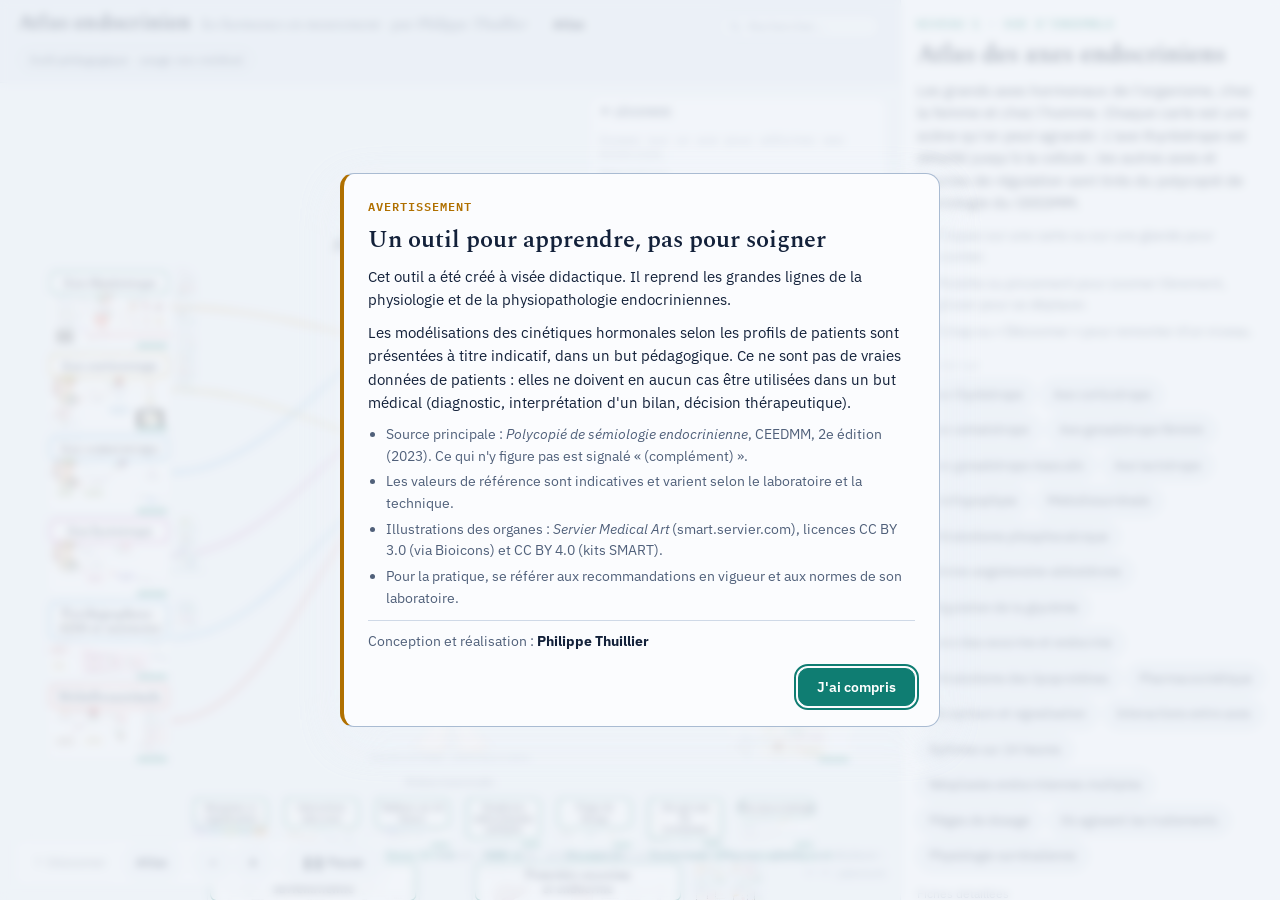
<file: index.html>
<!doctype html>
<html lang="fr">
<head>
<meta charset="utf-8">
<meta name="viewport" content="width=device-width, initial-scale=1, viewport-fit=cover">
<title>Atlas endocrinien</title>
<meta name="description" content="Visualisation zoomable et animée des axes endocriniens humains : axe thyréotrope détaillé jusqu'à la cellule, autres axes, bilans simulés et tests dynamiques.">
<link rel="preconnect" href="https://fonts.googleapis.com">
<link rel="preconnect" href="https://fonts.gstatic.com" crossorigin>
<link rel="stylesheet" href="https://fonts.googleapis.com/css2?family=IBM+Plex+Mono:wght@400;500&family=IBM+Plex+Sans:wght@400;500;600&family=Spectral:ital,wght@0,500;0,600;1,500&display=swap">
<link rel="stylesheet" href="css/style.css">
<link rel="stylesheet" href="css/zoom-hypo.css">
<link rel="stylesheet" href="css/zoom-thyro.css">
<link rel="stylesheet" href="css/zoom-adrenal.css">
<link rel="stylesheet" href="css/zoom-rein.css">
<link rel="stylesheet" href="css/zoom-gonad.css">
<link rel="stylesheet" href="css/zoom-phospho.css">
<link rel="stylesheet" href="css/zoom-glyc.css">
<link rel="stylesheet" href="css/zoom-athero.css">
<link rel="stylesheet" href="css/zoom-pk.css">
<link rel="stylesheet" href="css/zoom-transv.css">
<link rel="stylesheet" href="css/surrenale.css">
<link rel="stylesheet" href="css/pancreas.css">
<link rel="stylesheet" href="css/search.css">
<link rel="stylesheet" href="css/video-export.css">
</head>
<body>
<div class="warn-back" id="warnBox" role="dialog" aria-modal="true" aria-labelledby="warnTitle">
  <div class="warn-dlg">
    <p class="warn-eyebrow">Avertissement</p>
    <h2 id="warnTitle">Un outil pour apprendre, pas pour soigner</h2>
    <p>Cet outil a été créé à visée didactique. Il reprend les grandes lignes de la physiologie et de la physiopathologie endocriniennes.</p>
    <p>Les modélisations des cinétiques hormonales selon les profils de patients sont présentées à titre indicatif, dans un but pédagogique. Ce ne sont pas de vraies données de patients : elles ne doivent en aucun cas être utilisées dans un but médical (diagnostic, interprétation d'un bilan, décision thérapeutique).</p>
    <ul>
      <li>Source principale : <em>Polycopié de sémiologie endocrinienne</em>, CEEDMM, 2e édition (2023). Ce qui n'y figure pas est signalé « (complément) ».</li>
      <li>Les valeurs de référence sont indicatives et varient selon le laboratoire et la technique.</li>
      <li>Illustrations des organes : <em>Servier Medical Art</em> (smart.servier.com), licences CC BY 3.0 (via Bioicons) et CC BY 4.0 (kits SMART).</li>
      <li>Pour la pratique, se référer aux recommandations en vigueur et aux normes de son laboratoire.</li>
    </ul>
    <p class="warn-author">Conception et réalisation : <strong>Philippe Thuillier</strong></p>
    <button type="button" class="warn-ok" id="warnOk">J'ai compris</button>
  </div>
</div>
<div class="app">
  <header class="topbar">
    <div class="brand">
      <span class="brand-name">Atlas endocrinien</span>
      <span class="brand-sub">les hormones en mouvement · par Philippe Thuillier</span>
    </div>
    <nav class="crumbs" id="crumbs" aria-label="Fil d'Ariane"></nav>
    <div class="search" role="search">
      <input type="search" id="searchInput" placeholder="Rechercher…" autocomplete="off" spellcheck="false"
        role="combobox" aria-expanded="false" aria-controls="searchList" aria-autocomplete="list" aria-label="Rechercher dans l'atlas (raccourci : /)">
      <ul class="search-list" id="searchList" role="listbox" aria-label="Résultats de la recherche" hidden></ul>
    </div>
    <button type="button" class="warn-link" id="warnOpen">Outil pédagogique · usage non médical</button>
  </header>

  <main class="stage">
    <div class="stage-view" id="stageView"><svg id="stage" role="img" aria-label="Scène zoomable des axes endocriniens"></svg></div>
    <div class="stage-ctrl" role="toolbar" aria-label="Navigation">
      <button type="button" id="btnUp" title="Remonter d'un niveau (Échap)">↑ Dézoomer</button>
      <button type="button" id="btnHome" title="Vue d'ensemble">Atlas</button>
      <span class="ctrl-sep"></span>
      <button type="button" id="btnOut" class="icon" title="Zoom arrière (−)" aria-label="Zoom arrière">−</button>
      <button type="button" id="btnIn" class="icon" title="Zoom avant (+)" aria-label="Zoom avant">+</button>
      <span class="ctrl-sep"></span>
      <button type="button" id="btnPause" class="pause-btn" title="Arrêter ou reprendre l'animation (barre d'espace)" aria-pressed="true">❚❚ Pause</button>
    </div>
    <details class="legend" id="legend" open>
      <summary>Légende</summary>
      <div class="legend-body" id="legendBody"></div>
    </details>
    <section class="step-box" id="stepBox" hidden aria-live="polite">
      <div class="step-head">
        <span class="step-count" id="stepCount">Étape 1 / 6</span>
        <button type="button" class="step-x" id="stepQuit" aria-label="Quitter le pas à pas">×</button>
      </div>
      <h2 id="stepTitle"></h2>
      <p id="stepText"></p>
      <div class="step-nav">
        <button type="button" id="stepPrev">← Étape précédente</button>
        <div class="step-dots" id="stepDots"></div>
        <button type="button" id="stepNext" class="primary">Étape suivante →</button>
      </div>
    </section>
    <p class="stage-hint">Survol : fiche · clic : entrer · molette ou pincement : zoomer · glisser : se déplacer · ← → : parcours</p>
  </main>

  <aside class="panel" id="panel">
    <section class="card scene-card" aria-live="polite">
      <p class="eyebrow" id="sceneLevel">Niveau 1</p>
      <h1 id="sceneTitle">Atlas des axes endocriniens</h1>
      <p class="lead" id="sceneLead"></p>
      <ul class="points" id="scenePoints"></ul>
      <p class="source" id="sceneSource" hidden></p>
      <button type="button" class="step-start" id="stepStart" hidden>▶ Comprendre pas à pas</button>
      <div class="explore" id="sceneExplore"></div>
      <div class="explore" id="sceneSheets"></div>
      <div class="explore" id="sceneFigs"></div>
      <div class="tour">
        <button type="button" id="prevBtn">← Précédent</button>
        <span id="tourPos">1 / 18</span>
        <button type="button" id="nextBtn">Suivant →</button>
      </div>
    </section>

    <section class="card lab" id="labCard">
      <div class="card-head">
        <h2 id="labTitle">Bilan thyroïdien simulé</h2>
        <span class="pill" id="labStatus" data-tone="good">Euthyroïdie</span>
      </div>
      <div class="lab-rows" id="labRows"></div>
      <p class="interp" id="labInterp"></p>
      <p class="lab-note">Valeurs de référence indicatives : elles varient d'un laboratoire et d'une technique à l'autre.</p>
      <p class="anat" id="labAnat" hidden></p>
    </section>

    <section class="card" id="scenarioCard">
      <div class="card-head">
        <h2>Scénario clinique</h2>
        <button type="button" class="link" id="btnReset">Réinitialiser</button>
      </div>
      <div class="scenarios" id="scenarios" role="radiogroup" aria-label="Scénario clinique"></div>
      <details class="params">
        <summary>Paramètres physiologiques</summary>
        <div id="sliders"></div>
      </details>
      <div class="anim">
        <button type="button" id="btnPlay" class="play">Pause</button>
        <div class="speeds" role="group" aria-label="Vitesse">
          <button type="button" data-speed="0.25" aria-pressed="false">0,25×</button>
          <button type="button" data-speed="0.5" aria-pressed="false">0,5×</button>
          <button type="button" data-speed="1" aria-pressed="true">1×</button>
          <button type="button" data-speed="2" aria-pressed="false">2×</button>
          <button type="button" data-speed="4" aria-pressed="false">4×</button>
        </div>
      </div>
      <div class="pace">
        <label for="paceRange">Vitesse des hormones <output id="paceOut">1×</output></label>
        <input type="range" id="paceRange" min="0.25" max="3" step="0.05" value="1">
        <label class="pace-gain"><input type="checkbox" id="paceGain"> Accentuer : la vitesse suit fortement le taux sécrété</label>
        <p class="pace-help">Densité et vitesse des particules reflètent la sécrétion : une hormone en excès défile vite et serrée, une hormone effondrée se raréfie et ralentit.</p>
      </div>
    </section>

    <section class="card ve-card">
      <button type="button" class="ve-open" id="veOpen">Exporter en vidéo</button>
      <p class="pace-help">MP4 à insérer dans PowerPoint : le schéma de la scène, animé, avec scénario et pas à pas au choix.</p>
    </section>

    <section class="card" id="testCard" hidden>
      <div class="card-head"><h2>Tests dynamiques</h2></div>
      <div class="tests-body"></div>
    </section>

    <p class="disclaimer">Modèle pédagogique simplifié : les valeurs sont illustratives et le temps est accéléré (quelques secondes pour plusieurs semaines). Ne remplace pas un avis médical.</p>
  </aside>
</div>

<script src="js/engine.js"></script>
<script src="js/model.js"></script>
<script src="js/molecules.js"></script>
<script src="js/molecules-axes.js"></script>
<script src="js/lt4-eta.js"></script>
<script src="js/organs.js"></script>
<script src="js/pk.js"></script>
<script src="js/info.js"></script>
<script src="js/sheets-molecules.js"></script>
<script src="js/sheets-organs.js"></script>
<script src="js/imaging.js"></script>
<script src="js/poly-figs.js"></script>
<script src="js/sheets.js"></script>
<script src="js/axis-builder.js"></script>
<script src="js/axes-data.js"></script>
<script src="js/axes-sim.js"></script>
<script src="js/axes-steps.js"></script>
<script src="js/tests.js"></script>
<script src="js/protein-traces.js"></script>
<script src="js/protein-glyphs.js"></script>
<script src="js/scenes/atlas.js"></script>
<script src="js/scenes/thyroid-axis.js"></script>
<script src="js/scenes/hypothalamus.js"></script>
<script src="js/scenes/pituitary.js"></script>
<script src="js/scenes/follicle.js"></script>
<script src="js/scenes/transport.js"></script>
<script src="js/scenes/target-cell.js"></script>
<script src="js/scenes/islet.js"></script>
<script src="js/scenes/zoom-hypo.js"></script>
<script src="js/scenes/zoom-thyro.js"></script>
<script src="js/scenes/zoom-adrenal.js"></script>
<script src="js/scenes/zoom-rein.js"></script>
<script src="js/scenes/zoom-gonad.js"></script>
<script src="js/scenes/zoom-phospho.js"></script>
<script src="js/scenes/zoom-glyc.js"></script>
<script src="js/scenes/zoom-athero.js"></script>
<script src="js/scenes/zoom-pk.js"></script>
<script src="js/scenes/zoom-transv.js"></script>
<script src="js/scenes/surrenale.js"></script>
<script src="js/scenes/pancreas.js"></script>
<script src="js/scenes/zoom-pancreas.js"></script>
<script src="js/app.js"></script>
<script src="js/search.js"></script>
<script src="js/video-export.js"></script>
<script src="js/warning.js"></script>
</body>
</html>
</file>
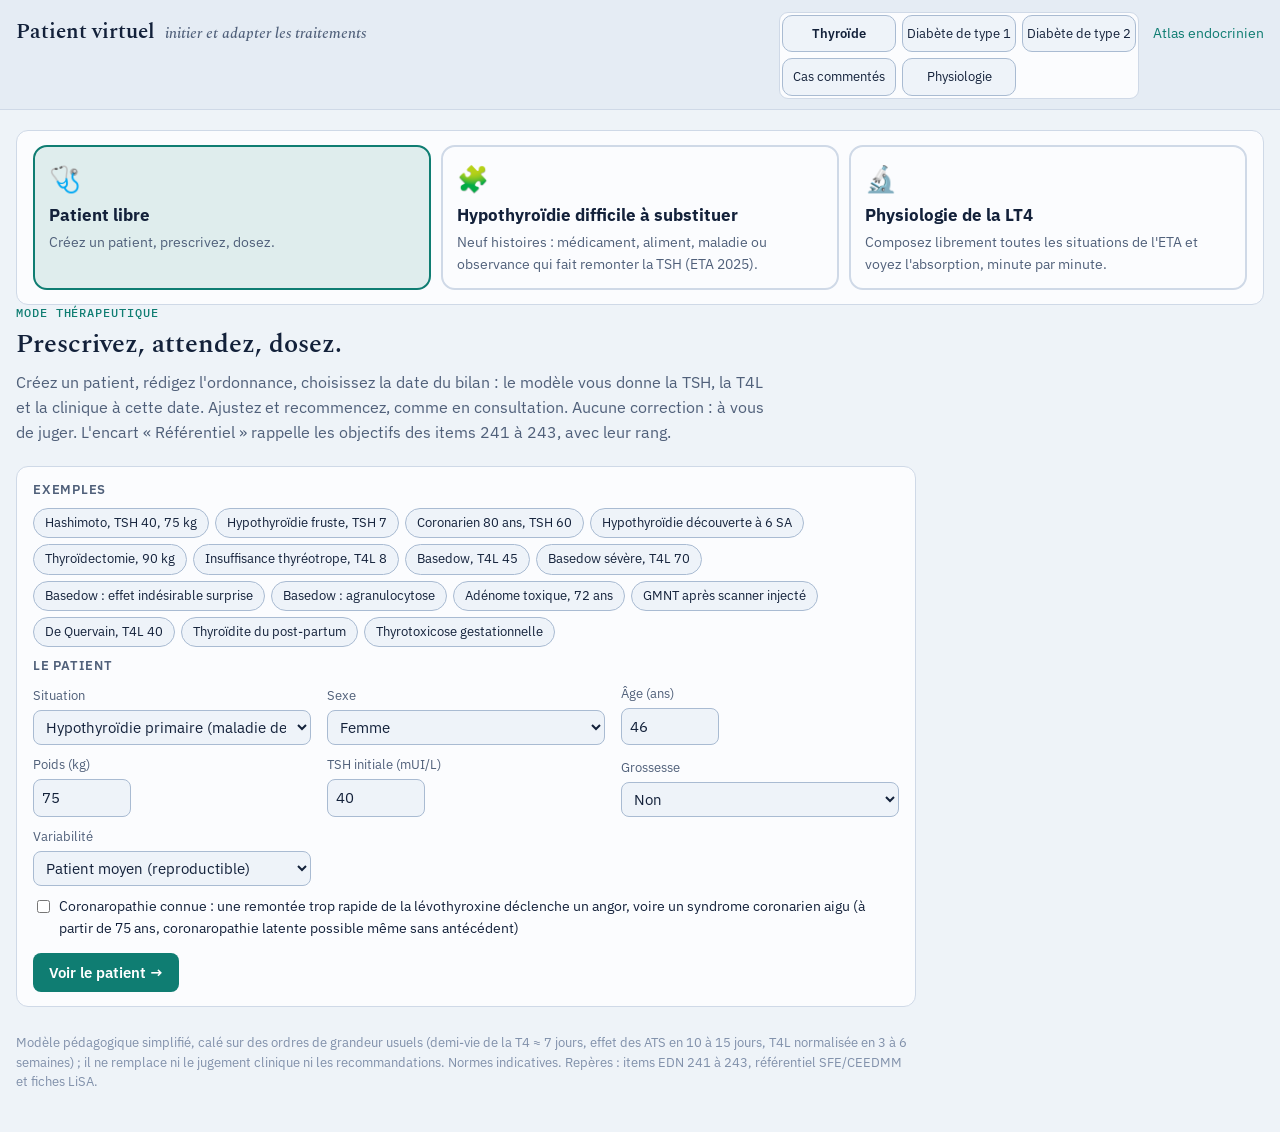
<file: simulateur.html>
<!doctype html>
<html lang="fr">
<head>
<meta charset="utf-8">
<meta name="viewport" content="width=device-width, initial-scale=1, viewport-fit=cover">
<title>Patient virtuel</title>
<meta name="description" content="Simulateur thérapeutique : on crée un patient (thyroïde ou diabète de type 2), on prescrit librement, et le modèle donne le bilan à la date choisie.">
<link rel="preconnect" href="https://fonts.googleapis.com">
<link rel="preconnect" href="https://fonts.gstatic.com" crossorigin>
<link rel="stylesheet" href="https://fonts.googleapis.com/css2?family=IBM+Plex+Mono:wght@400;500&family=IBM+Plex+Sans:wght@400;500;600&family=Spectral:ital,wght@0,500;0,600;1,500&display=swap">
<link rel="stylesheet" href="css/simulateur.css">
</head>
<body>
<header class="sv-top">
  <div class="sv-brand">
    <span class="sv-name">Patient virtuel</span>
    <span class="sv-sub">initier et adapter les traitements</span>
  </div>
  <nav class="sv-nav">
    <div class="sv-tabs" role="tablist" aria-label="Mode">
      <button type="button" class="sv-tab" id="svTabSand" role="tab">Thyroïde</button>
      <button type="button" class="sv-tab" id="svTabDt1" role="tab">Diabète de type 1</button>
      <button type="button" class="sv-tab" id="svTabDt2" role="tab">Diabète de type 2</button>
      <button type="button" class="sv-tab" id="svTabCases" role="tab">Cas commentés</button>
      <button type="button" class="sv-tab" id="svTabPhysio" role="tab">Physiologie</button>
    </div>
    <span class="sv-status" id="svStatus" hidden></span>
    <button type="button" class="sv-link" id="svHome" hidden>← Autres patients</button>
    <a class="sv-link" href="index.html">Atlas endocrinien</a>
  </nav>
</header>

<main class="sv-main" id="svMain"></main>

<div class="sv-tip" id="svTip" role="tooltip" hidden></div>

<script src="js/lt4-eta.js"></script>
<script src="js/simu/model.js"></script>
<script src="js/simu/rules.js"></script>
<script src="js/simu/cases.js"></script>
<script src="js/simu/chart.js"></script>
<script src="js/simu/ui.js"></script>
<script src="js/simu/toons.js"></script>
<script src="js/simu/adverse.js"></script>
<script src="js/simu/lt4-hard.js"></script>
<script src="js/organs.js"></script>
<script src="js/simu/organs-simu.js"></script>
<script src="js/simu/lt4-physio.js"></script>
<script src="js/simu/sandbox.js"></script>
<script src="js/simu/dt2-ref.js"></script>
<script src="js/simu/dt2-model.js"></script>
<script src="js/simu/dt2-micro.js"></script>
<script src="js/simu/glyco.js"></script>
<script src="js/simu/sfd.js"></script>
<script src="js/simu/dt2-tree.js"></script>
<script src="js/simu/dt2-guide.js"></script>
<script src="js/simu/dt2-hosp.js"></script>
<script src="js/simu/dt2-story.js"></script>
<script src="js/simu/dt2-physio.js"></script>
<script src="js/simu/dt2.js"></script>
<script src="js/simu/dt1.js"></script>
<script src="js/simu/dt2-case.js"></script>
<script src="js/simu/main.js"></script>
</body>
</html>
</file>
<file: css/style.css>
/* Layout : scène plein écran à gauche, panneau de lecture à droite (empilés sur téléphone).
   Palette sombre par défaut, inspirée de la microscopie à fluorescence : chaque hormone a sa couleur. */
:root {
  color-scheme: dark;
  --bg: #0a1322;
  --bg-2: #0d182b;
  --panel: #0f1b2f;
  --panel-2: #15243c;
  --line: #243653;
  --line-2: #36507a;
  --fg: #e6edf7;
  --muted: #95a6c0;
  --faint: #60728f;
  --accent: #6fd6c8;
  --accent-ink: #062521;

  --scene-1: #0f1d33;
  --scene-2: #13243e;
  --body: #142c4a;
  --body-line: #2f5d88;
  --organ: #1a3352;
  --organ-line: #4a74a3;
  --cell: #132840;
  --cell-line: #5c86b6;
  --nucleus: #1e2c56;
  --nucleus-line: #7d8fd8;
  --colloid: #3e321c;
  --colloid-line: #9c7a3a;
  --vessel: #3a1823;
  --vessel-line: #8c3346;
  --plasma: #24121c;
  --csf: #12324a;

  --trh: #b6e35a;
  --tsh: #5eaeff;
  --t4: #ffb84d;
  --t3: #ff7262;
  --rt3: #9aa6b8;
  --iod: #b48cff;
  --trab: #ff6ac1;
  --tg: #e3c39a;
  --mrna: #6fe3a5;
  --tbg: #4fc3c9;
  --ttr: #7fb0ff;
  --alb: #c9b6e8;
  --rbc: #c2414f;


  --o-thyroid: #b4475c; --o-brain: #c99a98; --o-callosum: #e9d3cc; --o-cerebellum: #b98585; --o-hypo: #8fae3c;
  --o-pit-ant: #4f86c9; --o-pit-post: #8a8fa6; --o-cart: #8fa7bd; --o-trachea: #6f8aa3; --o-parathyroid: #d6a64a;
  --o-heart: #b23a46; --o-aorta: #c9505a; --o-vein: #4d6bb3; --o-liver: #8f3b30; --o-gall: #5e9a4a; --o-bone: #e3d7bb;
  --o-muscle: #a8424a; --o-tendon: #d8d2c4; --o-fat: #e6c35e; --o-lung: #c98d9a; --o-kidney: #9c4a40; --o-adrenal: #e0a93a;
  --o-pancreas: #e0b17e; --o-stomach: #c98a7a; --o-gonad: #c77aa6; --o-sella: #d9cdb3; --o-line: rgba(0, 0, 0, 0.35);
  --atom-o: #ff6b6b; --atom-n: #6aa3ff;
  --p-orange: #ff9f43; --p-orange2: #ff7f50; --p-gold: #f2c14e; --p-amber: #f0a830; --p-sky: #6cc5ff; --p-blue: #5b8cff; --p-blue2: #4fa3e0; --p-teal: #3fc1b0; --p-green: #5fd38d; --p-lime: #b6e35a; --p-rose: #ff7eb6; --p-magenta: #e86bd8; --p-violet: #a98bff; --p-red: #ff6464; --p-red2: #e0566f; --p-brown: #c9925e; --p-grey: #a5b2c4;
  --good: #5bd49a;
  --warn: #ffc061;
  --bad: #ff7262;
  --inhib: #ff7262;
  --stim: #5bd49a;

  --font-display: "Spectral", "Iowan Old Style", Georgia, serif;
  --font-body: "IBM Plex Sans", "Segoe UI", system-ui, -apple-system, sans-serif;
  --font-data: "IBM Plex Mono", ui-monospace, "SFMono-Regular", Menlo, monospace;
}
@media (prefers-color-scheme: light) {
  :root:not([data-theme="dark"]) {
    color-scheme: light;
    --bg: #eef3f8; --bg-2: #e5ecf4; --panel: #fbfcfe; --panel-2: #eef3f9; --line: #cfd9e7; --line-2: #a9bbd2;
    --fg: #13213a; --muted: #50607a; --faint: #8090aa; --accent: #0f7d72; --accent-ink: #ffffff;
    --scene-1: #f7f9fc; --scene-2: #eef3f9; --body: #dce8f4; --body-line: #8fb0cf; --organ: #e1ebf6; --organ-line: #6f93bd;
    --cell: #edf3fa; --cell-line: #7c9cc4; --nucleus: #dfe4f7; --nucleus-line: #6a7cc4; --colloid: #f7e6c3; --colloid-line: #c49a4a;
    --vessel: #f7dade; --vessel-line: #d0707f; --plasma: #fbecee; --csf: #d9ebf6;
    --trh: #5f8a00; --tsh: #1f6fd1; --t4: #c27600; --t3: #d3392b; --rt3: #66717f; --iod: #7340d8; --trab: #c21f80;
    --tg: #a8753f; --mrna: #13925a; --tbg: #138c92; --ttr: #3b6fd0; --alb: #8b6bbf; --rbc: #c23a48;
    --good: #138a55; --warn: #b07000; --bad: #cc3628; --inhib: #cc3628; --stim: #138a55;
 --o-thyroid: #c4566b; --o-brain: #e3b6b2; --o-callosum: #f6e8e3; --o-cerebellum: #d49c9a; --o-hypo: #a3c24e; --o-pit-ant: #6a9ee0; --o-pit-post: #aab0c4; --o-cart: #b9c9d8; --o-trachea: #a6b9cc; --o-parathyroid: #e2b85a; --o-heart: #c9414e; --o-aorta: #d65f68; --o-vein: #5f7fc8; --o-liver: #a2483b; --o-gall: #6dab58; --o-bone: #efe6cf; --o-muscle: #c0525a; --o-tendon: #e9e4d8; --o-fat: #f0d070; --o-lung: #e1a9b4; --o-kidney: #b0574c; --o-adrenal: #e9b445; --o-pancreas: #ecc291; --o-stomach: #dca090; --o-gonad: #d58cb5; --o-sella: #c9b994; --o-line: rgba(40, 20, 20, 0.35); --atom-o: #d63b3b; --atom-n: #2f68d0;
 --p-orange: #d9700f; --p-orange2: #d4562a; --p-gold: #b88a12; --p-amber: #b97400; --p-sky: #1d86c9; --p-blue: #2f5fd6; --p-blue2: #1f74b8; --p-teal: #0e8f80; --p-green: #178a4c; --p-lime: #5f8a00; --p-rose: #d0407e; --p-magenta: #a8329a; --p-violet: #6a48d6; --p-red: #d23a3a; --p-red2: #b52d48; --p-brown: #8c5a2b; --p-grey: #5f6d80;
  }
}
:root[data-theme="light"] {
  color-scheme: light;
  --bg: #eef3f8; --bg-2: #e5ecf4; --panel: #fbfcfe; --panel-2: #eef3f9; --line: #cfd9e7; --line-2: #a9bbd2;
  --fg: #13213a; --muted: #50607a; --faint: #8090aa; --accent: #0f7d72; --accent-ink: #ffffff;
  --scene-1: #f7f9fc; --scene-2: #eef3f9; --body: #dce8f4; --body-line: #8fb0cf; --organ: #e1ebf6; --organ-line: #6f93bd;
  --cell: #edf3fa; --cell-line: #7c9cc4; --nucleus: #dfe4f7; --nucleus-line: #6a7cc4; --colloid: #f7e6c3; --colloid-line: #c49a4a;
  --vessel: #f7dade; --vessel-line: #d0707f; --plasma: #fbecee; --csf: #d9ebf6;
  --trh: #5f8a00; --tsh: #1f6fd1; --t4: #c27600; --t3: #d3392b; --rt3: #66717f; --iod: #7340d8; --trab: #c21f80;
  --tg: #a8753f; --mrna: #13925a; --tbg: #138c92; --ttr: #3b6fd0; --alb: #8b6bbf; --rbc: #c23a48;
  --good: #138a55; --warn: #b07000; --bad: #cc3628; --inhib: #cc3628; --stim: #138a55;
 --o-thyroid: #c4566b; --o-brain: #e3b6b2; --o-callosum: #f6e8e3; --o-cerebellum: #d49c9a; --o-hypo: #a3c24e; --o-pit-ant: #6a9ee0; --o-pit-post: #aab0c4; --o-cart: #b9c9d8; --o-trachea: #a6b9cc; --o-parathyroid: #e2b85a; --o-heart: #c9414e; --o-aorta: #d65f68; --o-vein: #5f7fc8; --o-liver: #a2483b; --o-gall: #6dab58; --o-bone: #efe6cf; --o-muscle: #c0525a; --o-tendon: #e9e4d8; --o-fat: #f0d070; --o-lung: #e1a9b4; --o-kidney: #b0574c; --o-adrenal: #e9b445; --o-pancreas: #ecc291; --o-stomach: #dca090; --o-gonad: #d58cb5; --o-sella: #c9b994; --o-line: rgba(40, 20, 20, 0.35); --atom-o: #d63b3b; --atom-n: #2f68d0;
 --p-orange: #d9700f; --p-orange2: #d4562a; --p-gold: #b88a12; --p-amber: #b97400; --p-sky: #1d86c9; --p-blue: #2f5fd6; --p-blue2: #1f74b8; --p-teal: #0e8f80; --p-green: #178a4c; --p-lime: #5f8a00; --p-rose: #d0407e; --p-magenta: #a8329a; --p-violet: #6a48d6; --p-red: #d23a3a; --p-red2: #b52d48; --p-brown: #8c5a2b; --p-grey: #5f6d80;
}

* { box-sizing: border-box; }
[hidden] { display: none !important; }
html, body { height: 100%; }
body {
  margin: 0;
  background: var(--bg);
  color: var(--fg);
  font: 15px/1.5 var(--font-body);
  overflow: hidden;
}
button { font: inherit; color: inherit; }
:focus-visible { outline: 2px solid var(--accent); outline-offset: 2px; }

.app {
  height: 100%;
  display: grid;
  grid-template-columns: minmax(0, 1fr) 380px;
  grid-template-rows: auto minmax(0, 1fr);
  grid-template-areas: "top panel" "stage panel";
}

/* ---------- Barre du haut ---------- */
.topbar {
  grid-area: top;
  display: flex;
  align-items: baseline;
  flex-wrap: wrap;
  gap: 6px 20px;
  padding-block: 12px 10px;
  padding-left: max(18px, env(safe-area-inset-left, 0px));
  padding-right: 18px;
  border-bottom: 1px solid var(--line);
  background: var(--bg-2);
}
.brand { display: flex; align-items: baseline; gap: 10px; }
.brand-name { font: 600 21px/1.1 var(--font-display); letter-spacing: 0.01em; }
.brand-sub { font: italic 500 15px var(--font-display); color: var(--muted); }
.crumbs { display: flex; flex-wrap: wrap; align-items: center; gap: 2px 4px; min-width: 0; }
.crumbs button {
  border: 0; background: none; padding: 2px 6px; border-radius: 6px; cursor: pointer;
  color: var(--muted); font-size: 13px;
}
.crumbs button:hover { color: var(--fg); background: var(--panel-2); }
.crumbs button[aria-current="page"] { color: var(--fg); font-weight: 600; }
.crumbs .sep { color: var(--faint); font-size: 13px; }

/* ---------- Scène ---------- */
.stage { grid-area: stage; position: relative; min-height: 0; overflow: hidden; background: var(--bg); }
/* Le SVG est dans une boîte à part, étirée par la carte graphique pendant les zooms (js/app.js, apply). */
/* Marge de 25 % de chaque côté (MARGE dans app.js), hors champ, pour dézoomer ou glisser sans redessiner. */
.stage-view { position: absolute; inset: -25%; transform-origin: 0 0; will-change: transform; }
#stage { display: block; width: 100%; height: 100%; touch-action: none; cursor: grab; user-select: none; -webkit-user-select: none; }
#stage.dragging { cursor: grabbing; }
.stage-ctrl {
  position: absolute;
  left: max(14px, env(safe-area-inset-left, 0px));
  bottom: calc(14px + env(safe-area-inset-bottom, 0px));
  display: flex; align-items: center; gap: 6px;
  padding: 6px; border-radius: 12px;
  background: color-mix(in srgb, var(--panel) 88%, transparent);
  border: 1px solid var(--line);
  backdrop-filter: blur(6px);
}
.stage-ctrl button {
  border: 1px solid var(--line); background: var(--panel-2); border-radius: 8px;
  padding: 6px 11px; cursor: pointer; font-size: 13px; font-weight: 500;
}
.stage-ctrl button.icon { width: 34px; padding: 6px 0; font-size: 17px; line-height: 1; }
.stage-ctrl button:hover:not(:disabled) { border-color: var(--accent); }
.stage-ctrl button:disabled { opacity: 0.45; cursor: default; }
.ctrl-sep { width: 1px; height: 22px; background: var(--line); margin-inline: 2px; }
.stage-hint {
  position: absolute; right: 14px; bottom: calc(18px + env(safe-area-inset-bottom, 0px)); margin: 0;
  font-size: 12px; color: var(--faint); pointer-events: none; text-align: right; max-width: 50%;
}

/* ---------- Panneau ---------- */
.panel {
  grid-area: panel;
  overflow-y: auto;
  border-left: 1px solid var(--line);
  background: var(--panel);
  padding-block: 16px 24px;
  padding-left: 16px;
  padding-right: max(16px, env(safe-area-inset-right, 0px));
  display: flex; flex-direction: column; gap: 14px;
}
.card { display: flex; flex-direction: column; gap: 10px; min-width: 0; }
.card + .card { border-top: 1px solid var(--line); padding-top: 14px; }
.card-head { display: flex; align-items: center; justify-content: space-between; gap: 10px; }
.eyebrow { margin: 0; font: 500 11.5px var(--font-data); letter-spacing: 0.08em; text-transform: uppercase; color: var(--accent); }
h1 { margin: 0; font: 600 25px/1.15 var(--font-display); text-wrap: balance; }
h2 { margin: 0; font: 600 13px var(--font-body); letter-spacing: 0.06em; text-transform: uppercase; color: var(--muted); }
.lead { margin: 0; color: var(--fg); }
.points { margin: 0; padding-left: 18px; display: flex; flex-direction: column; gap: 6px; color: var(--muted); font-size: 14px; }
.points li::marker { color: var(--accent); }
.explore-h { margin: 4px 0 6px; font-size: 12px; color: var(--faint); }
.chips { display: flex; flex-wrap: wrap; gap: 6px; }
.chip {
  border: 1px solid var(--line-2); background: var(--panel-2); border-radius: 999px;
  padding: 4px 11px; font-size: 13px; cursor: pointer;
}
.chip:hover { border-color: var(--accent); color: var(--accent); }
.chip.muted { color: var(--muted); border-style: dashed; }
.tour { display: flex; align-items: center; justify-content: space-between; gap: 8px; margin-top: 4px; }
.tour button {
  border: 1px solid var(--line-2); background: none; border-radius: 8px; padding: 6px 12px; cursor: pointer; font-size: 13px;
}
.tour button:not(:disabled):hover { border-color: var(--accent); }
.tour button:disabled { opacity: 0.4; cursor: default; }
#nextBtn:not(:disabled) { background: var(--accent); border-color: var(--accent); color: var(--accent-ink); font-weight: 600; }
#tourPos { font: 12px var(--font-data); color: var(--faint); }

/* Bilan */
.pill {
  font-size: 12px; font-weight: 600; padding: 3px 10px; border-radius: 999px; white-space: nowrap;
  border: 1px solid currentColor;
}
.pill[data-tone="good"] { color: var(--good); }
.pill[data-tone="warn"] { color: var(--warn); }
.pill[data-tone="bad"] { color: var(--bad); }
.lab-rows { display: flex; flex-direction: column; gap: 6px; }
.lab-row {
  display: grid; grid-template-columns: minmax(0, 1fr) 92px 110px; align-items: center; gap: 10px;
  padding: 6px 8px; border-radius: 8px; background: var(--panel-2);
}
.lab-name { font-weight: 600; font-size: 14px; display: flex; flex-direction: column; line-height: 1.2; }
.lab-name span { font: 11px var(--font-data); color: var(--faint); font-weight: 400; margin-top: 2px; }
.lab-val { font: 500 17px var(--font-data); font-variant-numeric: tabular-nums; text-align: right; }
.lab-val i { font-style: normal; display: inline-block; width: 1em; text-align: center; margin-left: 2px; }
.lab-row[data-state="hi"] .lab-val, .lab-row[data-state="lo"] .lab-val { color: var(--bad); }
.spark { width: 110px; height: 34px; display: block; }
.spark-band { fill: var(--good); opacity: 0.14; }
.spark-line { fill: none; stroke: var(--fg); stroke-width: 1.4; vector-effect: non-scaling-stroke; opacity: 0.85; }
.spark-dot { fill: var(--accent); }
.lab-row[data-state="hi"] .spark-dot, .lab-row[data-state="lo"] .spark-dot { fill: var(--bad); }
.interp { margin: 0; font-size: 13.5px; color: var(--muted); }

/* Scénarios */
.scenarios { display: flex; flex-direction: column; gap: 4px; }
.scenario {
  display: grid; grid-template-columns: 18px minmax(0, 1fr); column-gap: 8px; cursor: pointer;
  padding: 7px 8px; border-radius: 8px; border: 1px solid transparent;
}
.scenario:hover { background: var(--panel-2); }
.scenario:has(input:checked) { border-color: var(--accent); background: var(--panel-2); }
.scenario input { grid-row: span 2; margin: 3px 0 0; accent-color: var(--accent); }
.sc-name { font-weight: 600; font-size: 14px; }
.sc-note { font-size: 12.5px; color: var(--muted); display: none; }
.scenario:has(input:checked) .sc-note { display: block; }
.params summary { cursor: pointer; font-size: 13.5px; color: var(--muted); padding: 4px 0; }
.params summary:hover { color: var(--fg); }
.slider { display: flex; flex-direction: column; gap: 2px; margin-top: 8px; }
.slider label { display: flex; justify-content: space-between; gap: 8px; font-size: 13px; }
.slider output { font: 12px var(--font-data); color: var(--accent); white-space: nowrap; }
.slider input { width: 100%; accent-color: var(--accent); }
.anim { display: flex; align-items: center; gap: 10px; flex-wrap: wrap; margin-top: 4px; }
.play {
  border: 1px solid var(--accent); background: none; color: var(--accent); border-radius: 8px;
  padding: 6px 14px; cursor: pointer; font-weight: 600; font-size: 13px; min-width: 84px;
}
.speeds { display: flex; border: 1px solid var(--line-2); border-radius: 8px; overflow: hidden; }
.speeds button { border: 0; background: none; padding: 6px 10px; cursor: pointer; font: 12px var(--font-data); }
.speeds button + button { border-left: 1px solid var(--line-2); }
.speeds button[aria-pressed="true"] { background: var(--accent); color: var(--accent-ink); }
.link { border: 0; background: none; color: var(--accent); cursor: pointer; font-size: 13px; padding: 0; }
.link:hover { text-decoration: underline; }
.disclaimer { margin: 0; font-size: 12px; color: var(--faint); }

@media (max-width: 860px) {
  .app {
    grid-template-columns: minmax(0, 1fr);
    grid-template-rows: auto minmax(0, 58fr) minmax(0, 42fr);
    grid-template-areas: "top" "stage" "panel";
  }
  .topbar { padding-right: max(16px, env(safe-area-inset-right, 0px)); padding-left: max(16px, env(safe-area-inset-left, 0px)); }
  .brand-sub { display: none; }
  .panel { border-left: 0; border-top: 1px solid var(--line); padding-left: max(16px, env(safe-area-inset-left, 0px)); }
  .stage-hint { display: none; }
  h1 { font-size: 21px; }
}

/* ================= SVG ================= */
.world-bg { fill: var(--bg); }
.frame { fill: var(--scene-1); stroke: var(--line-2); stroke-width: 3; }
.depth-2 .frame { fill: var(--scene-2); }
.scene.can-zoom { cursor: zoom-in; }
.scene.can-zoom:hover > .content > .frame { stroke: var(--accent); stroke-width: 8; }
.zoomable { cursor: zoom-in; }
.zoomable:hover { filter: brightness(1.25); }

.s-title { font: 600 54px var(--font-display); fill: var(--fg); }
.s-sub { font: italic 500 25px var(--font-display); fill: var(--muted); }
.atlas-title { font: 600 34px var(--font-display); fill: var(--fg); }
.atlas-sub { font: italic 500 18px var(--font-display); fill: var(--muted); }
.atlas-foot { font: 13px var(--font-body); fill: var(--faint); }
.lbl { font: 600 24px var(--font-body); fill: var(--fg); }
.lbl-h { font: 600 26px var(--font-display); fill: var(--fg); }
.lbl-s { font: 500 19px var(--font-body); fill: var(--muted); }
.lbl-s.strong, .note.strong { fill: var(--fg); font-weight: 600; }
.note { font: 17px var(--font-body); fill: var(--muted); }
.loupe-cap { font: 500 20px var(--font-body); fill: var(--accent); cursor: zoom-in; }
.fb-lbl { font: italic 500 20px var(--font-display); fill: var(--inhib); }
.connector { fill: none; stroke: var(--line-2); stroke-width: 2; stroke-dasharray: 2 6; stroke-linecap: round; }

.track { fill: none; stroke: var(--line-2); stroke-width: 2; stroke-dasharray: 3 9; stroke-linecap: round; opacity: 0.8; }
.track.fb { stroke: var(--inhib); opacity: 0.45; }
.track.faint { opacity: 0.4; }
.track.chain-arrow { stroke-dasharray: none; stroke-width: 4; opacity: 0.5; }
.track-none { fill: none; stroke: none; }
.vessel-wall { fill: none; stroke: var(--vessel-line); stroke-linecap: round; opacity: 0.85; }
.vessel-lumen { fill: none; stroke: var(--vessel); stroke-linecap: round; }

.sign-halo { opacity: 0.2; }
.sign.inhib .sign-halo, .sign.inhib .sign-core { fill: var(--inhib); }
.sign.stim .sign-halo, .sign.stim .sign-core { fill: var(--stim); }
.sign-glyph { stroke: var(--bg); stroke-width: 3.5; stroke-linecap: round; fill: none; }
.step circle { fill: var(--accent); }
.step-n { font: 600 18px var(--font-data); fill: var(--accent-ink); }

/* Atlas */
.body-shape { fill: var(--body); stroke: var(--body-line); stroke-width: 2.5; }
.body-brain { fill: var(--organ); stroke: var(--organ-line); stroke-width: 1.5; opacity: 0.7; }
.leader { fill: none; stroke: var(--c); stroke-width: 1.5; stroke-dasharray: 3 6; opacity: 0.45; }
.leader.active { stroke-width: 2.5; stroke-dasharray: none; opacity: 0.8; }
.gland-halo { fill: var(--c); opacity: 0.18; }
.gland-dot { fill: var(--c); }
.gland-lbl { font: 500 13px var(--font-body); fill: var(--muted); }
.legend-box { fill: var(--scene-1); stroke: var(--line); stroke-width: 1.5; }
.legend-h { font: 600 12px var(--font-body); fill: var(--muted); letter-spacing: 0.06em; text-transform: uppercase; }
.legend-t { font: 13px var(--font-body); fill: var(--fg); }
.soon-bg { fill: none; stroke: var(--c); stroke-width: 2.5; }
.soon-t { font: 600 21px var(--font-body); fill: var(--c); }
.chain-rect { fill: var(--scene-2); stroke: var(--c); stroke-width: 3; }
.chain-name { font: 600 40px var(--font-display); fill: var(--fg); }
.chain-name.small { font-size: 27px; }
.chain-where { font: 22px var(--font-body); fill: var(--muted); }

/* Anatomie */
.brain { fill: var(--organ); stroke: var(--organ-line); stroke-width: 2.5; opacity: 0.75; }
.gyri { fill: none; stroke: var(--organ-line); stroke-width: 2; opacity: 0.5; }
.organ { fill: var(--organ); stroke: var(--organ-line); stroke-width: 2.5; }
.organ.hl { fill: color-mix(in srgb, var(--c) 28%, var(--organ)); stroke: var(--c); stroke-width: 3; }
.organ.post { opacity: 0.6; }
.stalk { fill: var(--organ); stroke: var(--organ-line); stroke-width: 2; }
.trachea { fill: var(--bg-2); stroke: var(--line-2); stroke-width: 2; }
.trachea-ring { stroke: var(--line-2); stroke-width: 3; }
.thyroid { fill: color-mix(in srgb, var(--t4) 30%, var(--organ)); stroke: var(--t4); stroke-width: 3; }
.nodule { fill: var(--t3); }
.food { fill: color-mix(in srgb, var(--iod) 22%, var(--scene-1)); stroke: var(--iod); stroke-width: 2.5; }
.food-t { font: 600 20px var(--font-body); fill: var(--iod); }
.lympho { fill: color-mix(in srgb, var(--trab) 22%, var(--scene-1)); stroke: var(--trab); stroke-width: 2.5; }
.lympho-n { fill: var(--trab); opacity: 0.6; }
.lt4-pill { fill: var(--t4); }
.pill-line { stroke: var(--bg); stroke-width: 2; }
.input { transition: opacity 0.5s; }
.periph-halo { fill: var(--t3); opacity: 0.1; }
.org-shape { fill: var(--organ); stroke: var(--organ-line); stroke-width: 2.5; }
.org-shape.heart { fill: color-mix(in srgb, var(--rbc) 40%, var(--organ)); stroke: var(--rbc); }
.org-line { fill: none; stroke: var(--organ-line); stroke-width: 2; }
.heat { fill: none; stroke: var(--t3); stroke-width: 3; stroke-linecap: round; }

/* Cellules */
.cell { fill: var(--cell); stroke: var(--cell-line); stroke-width: 3; }
.cell.ghost { opacity: 0.45; }
.nucleus { fill: var(--nucleus); stroke: var(--nucleus-line); stroke-width: 2.5; }
.dna { fill: none; stroke: var(--nucleus-line); stroke-width: 3; }
.golgi, .er { fill: none; stroke: var(--cell-line); stroke-width: 4; stroke-linecap: round; opacity: 0.8; }
.axon { fill: none; stroke: var(--cell-line); stroke-width: 22; stroke-linecap: round; opacity: 0.75; }
.tanycyte { fill: none; stroke: color-mix(in srgb, var(--accent) 35%, var(--cell)); stroke-width: 34; stroke-linecap: round; opacity: 0.7; }
.csf { fill: var(--csf); stroke: var(--line-2); stroke-width: 2; }
.enzyme { fill: color-mix(in srgb, var(--accent) 22%, var(--cell)); stroke: var(--accent); stroke-width: 2.5; }
.enzyme.alt { fill: color-mix(in srgb, var(--rt3) 25%, var(--cell)); stroke: var(--rt3); }
.enzyme-t { font: 600 20px var(--font-data); fill: var(--fg); }
.enzyme-t.small { font-size: 12px; }
.enzyme-box { fill: var(--accent); }
.enzyme-box.alt { fill: var(--tsh); }
.receptor { stroke: var(--tsh); stroke-width: 5; stroke-linecap: round; }
.transporter { fill: var(--accent); stroke: var(--bg); stroke-width: 2; }
.transporter.alt { fill: var(--rt3); }
.cascade { fill: none; stroke: var(--accent); stroke-linecap: round; opacity: 0.8; }
.arrowhead { fill: var(--line-2); }
.arrowhead.accent { fill: var(--accent); }
.arrowhead.inhib { fill: var(--inhib); }
.granule { fill: color-mix(in srgb, var(--tsh) 35%, var(--cell)); stroke: var(--tsh); stroke-width: 2; }
.colloid { fill: var(--colloid); stroke: var(--colloid-line); stroke-width: 2.5; }
.microvilli { fill: none; stroke: var(--cell-line); stroke-width: 2.5; }
.camp { fill: var(--accent); opacity: 0.3; }
.vesicle { fill: var(--colloid); stroke: var(--colloid-line); stroke-width: 2.5; }
.lyso { fill: color-mix(in srgb, var(--trab) 18%, var(--cell)); stroke: var(--trab); stroke-width: 2.5; }
.mini-cells { fill: var(--cell); stroke: var(--cell-line); stroke-width: 2; }
.mini-sep { stroke: var(--cell-line); stroke-width: 1.5; }
.mini-hl { fill: var(--accent); opacity: 0.55; }
.side-box { fill: var(--scene-1); stroke: var(--line-2); stroke-width: 2; }
.mod-stim { font: 700 24px var(--font-data); fill: var(--stim); }
.mod-inhib { font: 700 24px var(--font-data); fill: var(--inhib); }
.plasma { fill: var(--plasma); }
.endo { stroke: var(--vessel-line); stroke-width: 6; }
.bar-tbg { fill: var(--tbg); }
.bar-ttr { fill: var(--ttr); }
.bar-alb { fill: var(--alb); }
.bar-alb { fill: var(--alb); }
.tre { fill: var(--accent); opacity: 0.8; }
.tr { fill: color-mix(in srgb, var(--t3) 35%, var(--nucleus)); stroke: var(--t3); stroke-width: 2.5; }
.rxr { fill: color-mix(in srgb, var(--tsh) 30%, var(--nucleus)); stroke: var(--tsh); stroke-width: 2.5; }
.coact { fill: var(--good); }
.corep { fill: var(--rt3); }
.ribo { fill: color-mix(in srgb, var(--mrna) 30%, var(--cell)); stroke: var(--mrna); stroke-width: 2; }

/* Molécules */
.m-trh { fill: var(--trh); }
.m-bond { fill: none; stroke: var(--trh); stroke-width: 1.6; }
.m-tsh-a { fill: var(--tsh); opacity: 0.75; }
.m-tsh-b { fill: var(--tsh); }
.m-glycan { fill: var(--fg); opacity: 0.7; }
.m-t4 { fill: var(--t4); }
.m-t3 { fill: var(--t3); }
.m-rt3 { fill: var(--rt3); }
.m-iod { fill: var(--iod); }
.m-minus { stroke: var(--bg); stroke-width: 1.4; }
.m-trab { fill: none; stroke: var(--trab); stroke-width: 3; stroke-linecap: round; stroke-linejoin: round; }
.m-tg { fill: var(--tg); }
.m-tyr { fill: var(--bg); opacity: 0.5; }
.m-mrna { fill: none; stroke: var(--mrna); stroke-width: 2.4; stroke-linecap: round; }
.m-tbg { fill: var(--tbg); opacity: 0.85; }
.m-ttr { fill: var(--ttr); opacity: 0.85; }
.m-alb { fill: var(--alb); opacity: 0.85; }
.m-rbc { fill: var(--rbc); opacity: 0.55; }
.m-rbc-in { fill: var(--vessel); opacity: 0.6; }
.m-na { fill: var(--muted); }
#mol-dot circle { fill: inherit; }

@media (prefers-reduced-motion: reduce) {
  .nodule, .input { transition: none; }
}

/* ---------- Anatomie réaliste ---------- */
.org { stroke: var(--o-line); stroke-width: 1.5; }
.org-shine { pointer-events: none; }
.org-detail { fill: none; stroke: var(--o-line); stroke-width: 1.5; }
.org-detail-strong { fill: none; stroke: var(--o-line); stroke-width: 2.5; }
.o-thyroid { fill: var(--o-thyroid); }
.o-lobule { fill: none; stroke: rgba(255, 255, 255, 0.28); stroke-width: 2; }
.o-parathyroid { fill: var(--o-parathyroid); }
.o-cart { fill: var(--o-cart); }
.o-trachea { fill: var(--o-trachea); }
.o-ring { fill: none; stroke: var(--o-cart); stroke-width: 6; stroke-linecap: round; }
.o-brain { fill: var(--o-brain); }
.o-gyrus { fill: none; stroke: var(--o-line); stroke-width: 2; stroke-linecap: round; }
.o-callosum { fill: var(--o-callosum); }
.o-cerebellum { fill: var(--o-cerebellum); }
.o-brainstem { fill: var(--o-cerebellum); }
.o-hypo { fill: var(--o-hypo); stroke: var(--trh); stroke-width: 3; }
.o-chiasm { fill: var(--o-callosum); }
.o-stalk { fill: var(--o-pit-post); }
.o-sella { fill: none; stroke: var(--o-sella); stroke-width: 10; stroke-linecap: round; }
.o-sella.thin { stroke-width: 6; }
.o-pit-ant { fill: var(--o-pit-ant); stroke: var(--tsh); stroke-width: 3; }
.o-pit-post { fill: var(--o-pit-post); }
.o-heart { fill: var(--o-heart); }
.o-aorta { fill: var(--o-aorta); }
.o-vessel-l { fill: none; stroke: var(--o-aorta); stroke-width: 4; stroke-linecap: round; }
.o-vein, .o-pulm { fill: var(--o-vein); }
.o-coronary { fill: none; stroke: rgba(255, 220, 200, 0.55); stroke-width: 2; }
.o-liver { fill: var(--o-liver); }
.o-gall { fill: var(--o-gall); }
.o-bone { fill: var(--o-bone); }
.o-muscle { fill: var(--o-muscle); }
.o-tendon { fill: none; stroke: var(--o-tendon); stroke-width: 6; stroke-linecap: round; }
.o-fiber { fill: none; stroke: rgba(255, 255, 255, 0.3); stroke-width: 1.5; }
.o-fat { fill: var(--o-fat); }
.o-fat-n { fill: #6b4f2a; opacity: 0.7; }
.o-lung { fill: var(--o-lung); opacity: 0.55; }
.o-kidney { fill: var(--o-kidney); }
.o-adrenal { fill: var(--o-adrenal); }
.o-pancreas { fill: var(--o-pancreas); }
.o-stomach { fill: var(--o-stomach); opacity: 0.7; }
.o-gonad { fill: var(--o-gonad); }
.o-tube { fill: none; stroke: var(--o-gonad); stroke-width: 2.5; }
.body-organs { opacity: 0.92; }
.periph-ic .org { stroke-width: 1.2; }
[data-info] { cursor: help; }
.zoomable, .zoomable [data-info], .scene.can-zoom [data-info] { cursor: zoom-in; }

/* Molécules : atomes et cycles */
.m-ring { fill: none; stroke-width: 1.6; stroke-linejoin: round; }
.m-ring.m-t4 { stroke: var(--t4); fill: color-mix(in srgb, var(--t4) 30%, transparent); }
.m-ring.m-t3 { stroke: var(--t3); fill: color-mix(in srgb, var(--t3) 30%, transparent); }
.m-ring.m-rt3 { stroke: var(--rt3); fill: color-mix(in srgb, var(--rt3) 30%, transparent); }
.m-ring.m-trh { stroke: var(--trh); fill: color-mix(in srgb, var(--trh) 35%, transparent); }
line.m-bond, path.m-bond { stroke: var(--fg); stroke-width: 1.1; fill: none; opacity: 0.75; }
path.m-bond.trh { stroke: var(--trh); opacity: 1; stroke-width: 1.4; }
.m-I { fill: var(--iod); }
.m-O { fill: var(--atom-o); }
.m-N { fill: var(--atom-n); }
.m-tsh-a { fill: color-mix(in srgb, var(--tsh) 55%, var(--fg)); opacity: 0.9; }
.m-tsh-b { fill: none; stroke: var(--tsh); stroke-width: 4; stroke-linecap: round; }
.m-glycan { fill: var(--fg); opacity: 0.8; }
.m-glycan-l { fill: none; stroke: var(--fg); stroke-width: 0.9; opacity: 0.7; }
.m-trab.light { fill: color-mix(in srgb, var(--trab) 45%, var(--fg)); }
.m-tg.b { fill: color-mix(in srgb, var(--tg) 75%, var(--bg)); }
.m-sheet { fill: none; stroke: rgba(255, 255, 255, 0.45); stroke-width: 1.4; }
.m-channel { fill: var(--bg); opacity: 0.7; }
.m-base { stroke-width: 1.6; }
.m-base.b0 { stroke: var(--t3); } .m-base.b1 { stroke: var(--tsh); } .m-base.b2 { stroke: var(--t4); } .m-base.b3 { stroke: var(--trh); }

/* ---------- Infobulle ---------- */
.tip {
  position: absolute; z-index: 5; max-width: 300px; pointer-events: none;
  padding: 10px 12px; border-radius: 10px; border: 1px solid var(--line-2);
  background: color-mix(in srgb, var(--panel) 96%, transparent); box-shadow: 0 8px 24px rgba(0, 0, 0, 0.3);
  display: flex; flex-direction: column; gap: 3px;
}
.tip p { margin: 0; }
.tip-t { font: 600 16px/1.2 var(--font-display); }
.tip-k { font: 11.5px var(--font-data); color: var(--accent); }
.tip-d { font-size: 13px; color: var(--muted); line-height: 1.45; }
.tip-l { font: 500 12.5px var(--font-data); color: var(--fg); border-top: 1px solid var(--line); padding-top: 5px; margin-top: 2px; font-variant-numeric: tabular-nums; }
.tip-k:empty { display: none; }

/* ---------- Légende ---------- */
.legend {
  position: absolute; top: 12px; right: max(12px, env(safe-area-inset-right, 0px)); z-index: 4;
  width: 300px; max-height: calc(100% - 110px); overflow-y: auto;
  border-radius: 12px; border: 1px solid var(--line);
  background: color-mix(in srgb, var(--panel) 92%, transparent); backdrop-filter: blur(6px);
}
.legend summary { cursor: pointer; padding: 8px 12px; font: 600 12px var(--font-body); letter-spacing: 0.06em; text-transform: uppercase; color: var(--muted); }
.legend-body { padding: 0 10px 10px; }
.legend-g { margin: 6px 0 2px; font: 11px var(--font-data); color: var(--faint); }
.legend ul { list-style: none; margin: 0; padding: 0; display: grid; grid-template-columns: 1fr 1fr; column-gap: 4px; }
.legend li { display: flex; align-items: center; gap: 6px; font-size: 12.5px; line-height: 1.2; padding: 1px 4px; border-radius: 6px; cursor: help; }
.legend li:hover { background: var(--panel-2); }
.legend li svg { width: 30px; height: 24px; flex: none; overflow: visible; }
@media (max-width: 860px) {
  .legend { width: 250px; top: 8px; right: 8px; }
  .legend:not([open]) { width: auto; }
}
/* Les étiquettes laissent passer le survol vers la structure qu'elles désignent. */
#stage text:not([data-info]):not(.loupe-cap) { pointer-events: none; }

/* ---------- Schémas d'axes ---------- */
.ax-halo { fill: var(--c); opacity: 0.12; }
.ax-node:hover .ax-halo { opacity: 0.28; }
.ax-lbl { font-size: 23px; }
.sig-box { fill: color-mix(in srgb, var(--c) 16%, var(--scene-1)); stroke: var(--c); stroke-width: 2.5; }
.sig-val { font: 600 20px var(--font-data); fill: var(--fg); }
.ax-track { fill: none; stroke: var(--mc); stroke-width: 3; opacity: 0.55; stroke-linecap: round; }
.ax-track.inhib { stroke: var(--inhib); stroke-dasharray: 10 8; opacity: 0.7; }
.ax-track.stim { opacity: 0.6; }
.ax-pill rect { fill: var(--scene-1); stroke: var(--mc); stroke-width: 2; }
.ax-pill-t { font: 600 17px var(--font-body); fill: var(--fg); }
.chain-step { fill: color-mix(in srgb, var(--mc) 14%, var(--scene-1)); stroke: var(--mc); stroke-width: 2; }
.chain-link { stroke: var(--accent); stroke-width: 2.5; fill: none; }
.chain-enz { font: italic 15px var(--font-body); fill: var(--accent); }
.clock-face { fill: var(--scene-1); stroke: var(--line-2); stroke-width: 2; }
.clock-day { fill: var(--warn); opacity: 0.12; }
.clock-tick { stroke: var(--muted); stroke-width: 2; }
.clock-hand { stroke: var(--accent); stroke-width: 4; stroke-linecap: round; }
.clock-t { font: 500 19px var(--font-data); fill: var(--fg); }
.cycle-foll { fill: var(--p-rose); opacity: 0.35; }
.cycle-lut { fill: var(--p-violet); opacity: 0.4; }
.cycle-mens { fill: var(--rbc); opacity: 0.7; }
.cycle-mark { fill: var(--accent); }
.lvl-bg { fill: var(--line); }
.lvl-bar { fill: var(--mc); }
.source { margin: 0; font-size: 12px; color: var(--faint); font-style: italic; }

/* Molécules des autres axes (couleur portée par --mc) */
.m-ring.mc { stroke: var(--mc); fill: color-mix(in srgb, var(--mc) 28%, transparent); }
.m-arom { fill: none; stroke: var(--mc); stroke-width: 1; }
path.m-bond.mcs { stroke: var(--mc); opacity: 1; stroke-width: 1.3; }
.m-res { fill: var(--mc); }
.m-res.b { fill: color-mix(in srgb, var(--mc) 55%, var(--fg)); }
.m-helix { fill: none; stroke: var(--mc); stroke-width: 3.2; stroke-linecap: round; }
.m-ss { stroke: #f2d544; stroke-width: 1.4; fill: none; }
.m-prot { fill: var(--mc); opacity: 0.9; }
.m-prot.b { fill: color-mix(in srgb, var(--mc) 55%, var(--fg)); }
.m-loop { fill: none; stroke: var(--mc); stroke-width: 1.4; }
.m-chain { stroke: var(--mc); stroke-width: 1.4; }
.m-chain.b { stroke: color-mix(in srgb, var(--mc) 55%, var(--fg)); }
.m-alpha { fill: color-mix(in srgb, var(--mc) 55%, var(--fg)); opacity: 0.9; }
.m-beta { fill: none; stroke: var(--mc); stroke-width: 4; stroke-linecap: round; }
.m-ion { fill: var(--mc); }
.m-ion-t { font: 700 5px var(--font-body); fill: var(--bg); }
.m-H { fill: var(--fg); opacity: 0.85; }
.m-C { fill: var(--muted); }
.m-lipo { fill: color-mix(in srgb, var(--mc) 35%, transparent); stroke: var(--mc); stroke-width: 1.2; stroke-dasharray: 1.4 1; }
.m-lipo-core { fill: var(--mc); opacity: 0.8; }
.m-apo { fill: none; stroke: var(--p-blue); stroke-width: 2; stroke-linecap: round; }
.m-recep { fill: none; stroke: var(--mc); stroke-width: 2.4; stroke-linecap: round; }

/* Organes supplémentaires */
.o-ureter { fill: none; stroke: var(--o-kidney); stroke-width: 4; stroke-linecap: round; }
.o-medulla { fill: none; stroke: #8a3b2a; stroke-width: 4; opacity: 0.6; }
.o-epid { fill: color-mix(in srgb, var(--o-gonad) 70%, #000); }
.o-tubule { fill: none; stroke: rgba(255, 255, 255, 0.35); stroke-width: 1.6; }
.o-ovary { fill: color-mix(in srgb, var(--o-gonad) 70%, #fff); }
.o-follicle { fill: rgba(255, 255, 255, 0.55); stroke: var(--o-gonad); stroke-width: 1.4; }
.o-oocyte { fill: var(--p-rose); }
.o-uterus { fill: var(--o-gonad); }
.o-endomet { fill: rgba(255, 255, 255, 0.25); stroke: var(--o-line); stroke-width: 1.2; }
.o-breast { fill: color-mix(in srgb, var(--o-fat) 60%, var(--o-gonad)); }
.o-lobule-b { fill: rgba(255, 255, 255, 0.35); }
.o-duct { fill: none; stroke: var(--o-line); stroke-width: 1.4; }
.o-nipple { fill: color-mix(in srgb, var(--o-gonad) 60%, #000); }
.o-colon { fill: color-mix(in srgb, var(--o-stomach) 70%, #000); }
.o-small { fill: var(--o-stomach); }
.o-parathyroid.big { stroke: #6b4a12; stroke-width: 1.5; }
.o-islet { fill: color-mix(in srgb, var(--o-pancreas) 50%, #fff); stroke: var(--o-line); stroke-width: 1.5; }
.o-islet-b { fill: var(--p-blue2); }
.o-islet-a { fill: var(--p-orange); }
.o-islet-d { fill: var(--p-grey); }
.o-lung.solid { opacity: 0.9; }
.o-bronch { fill: none; stroke: var(--o-cart); stroke-width: 4; stroke-linecap: round; }
.o-vessel-wall { fill: none; stroke: var(--vessel-line); stroke-width: 26; stroke-linecap: round; }
.o-vessel-lumen { fill: none; stroke: var(--vessel); stroke-width: 18; stroke-linecap: round; }
.o-rbc { fill: var(--rbc); opacity: 0.8; }
.o-neuron { fill: var(--o-hypo); }
.o-neuron-n { fill: color-mix(in srgb, var(--o-hypo) 50%, #000); }
.o-axon { fill: none; stroke: var(--o-hypo); stroke-width: 5; stroke-linecap: round; }
.o-cell { fill: var(--cell); stroke: var(--cell-line); }
.o-cell-n { fill: var(--nucleus); stroke: var(--nucleus-line); }

/* Tracés protéiques réels (carbones α) */
.m-trace { fill: none; stroke: var(--mc); stroke-width: 1.5; stroke-linejoin: round; stroke-linecap: round; }
.m-trace.thin { stroke-width: 0.9; }
.m-trace.c1 { stroke: color-mix(in srgb, var(--mc) 50%, var(--fg)); }
.m-trace.c2 { stroke: color-mix(in srgb, var(--mc) 75%, var(--bg)); }
.m-trace.c3 { stroke: color-mix(in srgb, var(--mc) 40%, var(--fg)); }
line.m-db { stroke: var(--mc); stroke-width: 0.9; }
.tip-s { font: 11px var(--font-data); color: var(--faint); }
.m-trace-g .m-ss { stroke-width: 0.7; }
.tumor { fill: var(--bad); stroke: var(--bg); stroke-width: 3; transition: opacity 0.5s; }
.lab .card-head { flex-wrap: wrap; }

/* ---------- Substrat anatomique des pathologies ---------- */
.lesion, .les-vasc, .les-lymph, .les-gmn, .les-adenoma { transition: opacity 0.6s; }
.les-cap { fill: none; stroke: var(--fg); stroke-width: 2; opacity: 0.7; }
.les-nod { fill: var(--bad); }
.les-nod.yellow { fill: #e9c23a; }
.les-nod.brown { fill: #b8743a; }
.les-nod.magenta { fill: var(--p-magenta); }
.les-nod.blue { fill: var(--p-blue2); }
.les-mass { fill: #b7a3a0; stroke: var(--o-line); stroke-width: 2; }
.les-mass.grey { fill: #9aa3ad; }
.les-mass.sky { fill: var(--p-sky); }
.les-mass.magenta { fill: var(--p-magenta); }
.les-mass.brown { fill: #a8673a; }
.les-nod-soft { fill: color-mix(in srgb, var(--o-thyroid) 70%, #fff); stroke: var(--o-line); stroke-width: 1.5; }
.les-lympho { fill: #3a3f8f; opacity: 0.85; }
.les-vessel { fill: none; stroke: #ff4d5e; stroke-width: 3; stroke-linecap: round; opacity: 0.9; }
.les-sten { fill: none; stroke: var(--rbc); stroke-width: 5; stroke-linecap: round; }
.les-arrow { fill: none; stroke: var(--bad); stroke-width: 3; }
.les-cross { stroke: var(--bad); stroke-width: 6; stroke-linecap: round; }
.les-lbl { font: italic 600 17px var(--font-body); fill: var(--bad); paint-order: stroke; stroke: var(--scene-1); stroke-width: 5px; }
.thy-lobes.quiet .o-thyroid { filter: saturate(0.25) brightness(0.8); }
.thy-lobes .o-thyroid { transition: filter 0.8s; }
.scinti-bg { fill: #07080c; stroke: var(--line-2); stroke-width: 2; }
.scinti-t { font: 600 17px var(--font-body); fill: #e8edf5; }
.scinti-c { font: 15px var(--font-body); fill: #c2cad6; }
.scinti-up { fill: #ffb000; transition: fill-opacity 0.6s; }
.scinti-hole { fill: #07080c; transition: opacity 0.6s; }
.scinti-hot { fill: #fff3c0; filter: drop-shadow(0 0 2px #ffb000); transition: opacity 0.6s; }
.anat { margin: 0; font-size: 13px; color: var(--fg); padding: 6px 8px; border-left: 3px solid var(--bad); background: var(--panel-2); border-radius: 4px; }

/* ---------- Fiche détaillée ---------- */
.tip-h { font: 600 11.5px var(--font-body); color: var(--accent); }
.chip.organ { border-color: color-mix(in srgb, var(--bad) 55%, var(--line-2)); }
.chip.mol { border-style: solid; }
.sheet {
  position: absolute; z-index: 6; top: 10px; right: max(10px, env(safe-area-inset-right, 0px)); bottom: 10px;
  width: min(460px, calc(100% - 20px)); display: flex; flex-direction: column;
  background: var(--panel); border: 1px solid var(--line-2); border-radius: 14px; box-shadow: 0 12px 40px rgba(0, 0, 0, 0.35);
}
.sheet-close {
  position: absolute; top: 8px; right: 8px; width: 34px; height: 34px; border-radius: 50%;
  border: 1px solid var(--line-2); background: var(--panel-2); font-size: 20px; line-height: 1; cursor: pointer; z-index: 1;
}
.sheet-close:hover { border-color: var(--accent); }
.sheet-body { overflow-y: auto; padding: 16px 18px 20px; display: flex; flex-direction: column; gap: 10px; }
.sheet-top { display: grid; grid-template-columns: 110px minmax(0, 1fr); gap: 14px; align-items: center; padding-right: 30px; }
.sheet-fig { width: 110px; height: 100px; background: var(--panel-2); border-radius: 12px; }
.sheet-eyebrow { margin: 0; font: 500 11px var(--font-data); letter-spacing: 0.06em; text-transform: uppercase; color: var(--accent); }
.sheet h2 { margin: 2px 0 0; font: 600 23px/1.15 var(--font-display); }
.sheet h3 { margin: 8px 0 0; font: 600 12px var(--font-body); letter-spacing: 0.06em; text-transform: uppercase; color: var(--muted); }
.sheet-sub { margin: 4px 0 0; font: 12px var(--font-data); color: var(--muted); }
.sheet-lead { margin: 0; font-size: 14px; }
.sheet-rows { margin: 0; display: grid; grid-template-columns: minmax(90px, 32%) minmax(0, 1fr); gap: 6px 12px; font-size: 13.5px; }
.sheet-rows dt { color: var(--muted); font-weight: 600; }
.sheet-rows dd { margin: 0; }
.sheet-live { margin: 0; font: 500 12.5px var(--font-data); padding: 6px 8px; border-radius: 6px; background: var(--panel-2); }
.sheet-src { margin: 0; font-size: 12px; color: var(--faint); font-style: italic; }
.sheet-links, .sheet-figs { margin: 0; padding-left: 18px; font-size: 13px; display: flex; flex-direction: column; gap: 4px; }
.sheet-links a { color: var(--accent); }
.sheet-img { display: flex; flex-direction: column; gap: 6px; }
.sheet-tabs { display: flex; flex-wrap: wrap; gap: 4px; }
.sheet-tabs button { border: 1px solid var(--line-2); background: none; border-radius: 999px; padding: 3px 10px; font-size: 12px; cursor: pointer; }
.sheet-tabs button[aria-selected="true"] { background: var(--accent); color: var(--accent-ink); border-color: var(--accent); }
.sheet-pic { border-radius: 10px; overflow: hidden; border: 1px solid var(--line); }
.img-svg { display: block; width: 100%; height: auto; }
.img-t { font: 11px var(--font-body); }
.img-w { fill: #d8dde6; }
.img-d { fill: #3a2a3a; }
.sheet-cap { margin: 0; font-size: 13px; color: var(--muted); }
@media (max-width: 860px) { .sheet { top: 6px; bottom: 6px; } }

/* ---------- Tests dynamiques ---------- */
.tests-body { display: flex; flex-direction: column; gap: 8px; }
.chip.test.on { background: var(--accent); color: var(--accent-ink); border-color: var(--accent); }
.tests-hint, .test-proto { margin: 0; font-size: 12.5px; color: var(--muted); }
.test-what { margin: 0; font-size: 13.5px; }
.test-chart { border: 1px solid var(--line); border-radius: 10px; background: var(--panel-2); }
.test-svg { display: block; width: 100%; height: auto; }
.test-svg .ax { stroke: var(--line-2); stroke-width: 1; }
.test-svg .tk { font: 10px var(--font-data); fill: var(--muted); }
.test-svg .thr { stroke: var(--warn); stroke-width: 1.2; stroke-dasharray: 4 4; }
.test-svg .thr-t { font: 9.5px var(--font-body); fill: var(--warn); }
.test-svg .trace { fill: none; stroke: var(--accent); stroke-width: 2; }
.test-svg .pt { stroke: var(--panel); stroke-width: 1.5; }
.test-svg .pt.ok { fill: var(--good); }
.test-svg .pt.ko { fill: var(--bad); }
.test-res { margin: 0; font-size: 13.5px; padding: 8px 10px; border-radius: 8px; background: var(--panel-2); border-left: 3px solid var(--line-2); }
.test-res[data-tone="good"] { border-left-color: var(--good); }
.test-res[data-tone="bad"] { border-left-color: var(--bad); }
.test-res[data-tone="warn"] { border-left-color: var(--warn); }
.test-res:empty { display: none; }

/* Coupe cerveau – hypothalamus – hypophyse des axes hypophysaires */
.hh-nuc { fill: color-mix(in srgb, var(--o-hypo) 55%, #000); }
.hh-axon { fill: none; stroke: var(--o-hypo); stroke-width: 3; stroke-dasharray: 2 5; stroke-linecap: round; }
.hh-plexus { fill: none; stroke: var(--o-aorta); stroke-width: 2.5; }
.hh-vein { fill: none; stroke: var(--o-aorta); stroke-width: 3; }
.hh-plexus2 { fill: none; stroke: var(--o-aorta); stroke-width: 2; opacity: 0.85; }
.hh-cap { font: 500 15px var(--font-sans, 'IBM Plex Sans'), sans-serif; fill: var(--muted); }
.hh-frame { fill: color-mix(in srgb, var(--panel) 60%, transparent); stroke: var(--line); stroke-width: 1.5; }
/* Néphron (posthypophyse) */
.neph-cortex { fill: color-mix(in srgb, var(--o-kidney) 14%, transparent); stroke: none; }
.neph-limit { stroke: var(--line); stroke-dasharray: 6 6; }
.neph-glom { fill: var(--o-aorta); opacity: 0.85; }
.neph-tube { fill: none; stroke: var(--o-kidney); stroke-width: 9; stroke-linecap: round; stroke-linejoin: round; }
.neph-cd { stroke: var(--o-kidney); stroke-width: 16; stroke-linecap: round; }

/* ---------- Mode pas à pas ---------- */
.st-dim { opacity: 0.1; transition: opacity 0.4s; }
.st-past { opacity: 0.5; transition: opacity 0.4s; }
.st-now { opacity: 1; transition: opacity 0.4s; }
.ax-node.st-now .ax-halo, .ax-node.st-now .sig-box, .ax-node.st-now .hh-hit { stroke: var(--accent); stroke-width: 5; }
.ax-track.st-now { stroke-width: 7; }
.hh-hit { fill: transparent; stroke: transparent; stroke-width: 3; }
.ax-node:hover .hh-hit { stroke: var(--c); }
.step-start {
  display: block; width: 100%; margin: 12px 0 4px; padding: 10px 12px; border-radius: 10px; cursor: pointer;
  border: 1px solid var(--accent); background: color-mix(in srgb, var(--accent) 14%, var(--panel)); color: var(--fg);
  font: 600 14px var(--font-body);
}
.step-start:hover { background: color-mix(in srgb, var(--accent) 24%, var(--panel)); }
.step-box {
  position: absolute; left: 50%; transform: translateX(-50%); bottom: calc(58px + env(safe-area-inset-bottom, 0px)); z-index: 5;
  width: min(640px, calc(100% - 32px)); padding: 12px 16px 12px; border-radius: 14px;
  border: 1px solid var(--accent); background: color-mix(in srgb, var(--panel) 95%, transparent); backdrop-filter: blur(6px);
  box-shadow: 0 10px 30px rgba(0, 0, 0, 0.25);
}
.step-head { display: flex; justify-content: space-between; align-items: center; }
.step-count { font: 500 12px var(--font-data); color: var(--accent); letter-spacing: 0.04em; text-transform: uppercase; }
.step-x { border: 0; background: none; color: var(--muted); font-size: 22px; line-height: 1; cursor: pointer; padding: 0 4px; }
.step-box h2 { margin: 4px 0 4px; font: 600 19px/1.25 var(--font-display); }
.step-box p { margin: 0 0 10px; font-size: 14px; line-height: 1.5; color: var(--fg); }
.step-nav { display: flex; align-items: center; justify-content: space-between; gap: 8px; }
.step-nav > button { border: 1px solid var(--line); background: var(--panel-2); color: var(--fg); border-radius: 8px; padding: 6px 11px; cursor: pointer; font-size: 13px; }
.step-nav > button.primary { border-color: var(--accent); background: color-mix(in srgb, var(--accent) 18%, var(--panel)); font-weight: 600; }
.step-nav > button:disabled { opacity: 0.4; cursor: default; }
.step-dots { display: flex; gap: 6px; flex-wrap: wrap; justify-content: center; }
.step-dots button { width: 10px; height: 10px; border-radius: 50%; border: 1px solid var(--accent); background: transparent; padding: 0; cursor: pointer; }
.step-dots button[aria-current] { background: var(--accent); }
.step-box.at-top { bottom: auto; top: 12px; }
@media (max-width: 860px) {
  .step-box { bottom: 8px; padding: 10px 12px; }
  .step-box.at-top { bottom: auto; top: 8px; }
  .step-nav > button { padding: 6px 8px; font-size: 12px; }
}
/* Lipoprotéines */
.m-lp-shell { fill: color-mix(in srgb, var(--mc) 22%, transparent); stroke: none; }
.m-pl { fill: var(--mc); opacity: 0.85; }
.m-tg { fill: #f2d16b; stroke: #b8952e; stroke-width: 0.4; }
.m-ce { fill: #e98a3b; stroke: #a8571c; stroke-width: 0.4; }
.m-apoB { fill: none; stroke: #3e6fd8; stroke-width: 2.2; stroke-linecap: round; }
.m-apoA { fill: none; stroke: #1aa39a; stroke-width: 1.8; stroke-linecap: round; stroke-dasharray: 1.6 0.9; }
.m-apoC { fill: #8b5cd6; }
/* Jauge thermostat (osmolalité) */
.gauge-bg { fill: color-mix(in srgb, var(--fg) 10%, transparent); }
.gauge-ok { fill: color-mix(in srgb, var(--good, #3fb68b) 45%, transparent); }
.gauge-set { stroke: var(--fg); stroke-width: 2; stroke-dasharray: 3 3; }
.gauge-needle { fill: var(--c, var(--accent)); stroke: var(--panel); stroke-width: 1.5; }
.gauge-t { font: 500 13px var(--font-data); fill: var(--muted); }
.ax-panel-r { fill: color-mix(in srgb, var(--c) 7%, transparent); stroke: color-mix(in srgb, var(--c) 55%, transparent); stroke-width: 2; stroke-dasharray: 10 8; }
.ax-panel-t { font: 600 26px var(--font-display); fill: var(--c); }
.spot-veil { fill: var(--bg); opacity: 0.86; pointer-events: none; }
.spot-ring { stroke: var(--accent); stroke-width: 4; stroke-dasharray: 10 8; pointer-events: none; }
/* Silhouette de l'atlas */
.body-fill { fill: var(--body); stroke: none; }
.body-limb { stroke: var(--body-line); stroke-width: 2; }
.body-outline { fill: none; stroke: var(--body-line); stroke-width: 2.5; stroke-linejoin: round; }
.body-skin ellipse.body-fill { stroke: var(--body-line); stroke-width: 2.5; }
.body-line { fill: none; stroke: var(--body-line); stroke-width: 1.6; opacity: 0.55; stroke-linecap: round; }
.body-shade { fill: url(#bodyShade); stroke: none; pointer-events: none; }
/* Vitesse des hormones */
.pace { margin-top: 12px; display: grid; gap: 6px; font-size: 13px; }
.pace label { display: flex; justify-content: space-between; align-items: center; gap: 8px; }
.pace output { font: 500 12px var(--font-data); color: var(--accent); }
.pace input[type=range] { width: 100%; accent-color: var(--accent); }
.pace-gain { justify-content: flex-start !important; color: var(--muted); }
.pace-help { margin: 0; font-size: 12px; color: var(--faint); line-height: 1.4; }
/* Îlot de Langerhans */
.acinus { fill: color-mix(in srgb, var(--o-pancreas) 30%, transparent); stroke: color-mix(in srgb, var(--o-pancreas) 70%, transparent); stroke-width: 2; }
.acinus-n { fill: color-mix(in srgb, var(--o-pancreas) 80%, #000); opacity: 0.5; }
.islet-caps { fill: color-mix(in srgb, var(--p-blue2) 6%, transparent); stroke: color-mix(in srgb, var(--p-blue2) 50%, transparent); stroke-width: 3; stroke-dasharray: 8 6; }
.islet-cap { fill: none; stroke: var(--o-aorta); stroke-width: 14; stroke-linecap: round; opacity: 0.55; }
.icell { stroke: rgba(0, 0, 0, 0.25); stroke-width: 1.5; }
.icell-n { fill: rgba(0, 0, 0, 0.35); }
.icells.beta .icell { fill: var(--p-blue2); }
.icells.alpha .icell { fill: var(--p-orange); }
.icells.delta .icell { fill: var(--p-grey); }
.icells.pp .icell { fill: var(--p-violet); }
.icells.eps .icell { fill: var(--p-lime); }
.bcell { fill: color-mix(in srgb, var(--p-blue2) 9%, var(--scene-1, transparent)); stroke: var(--p-blue2); stroke-width: 6; }
.bcell-n { fill: color-mix(in srgb, var(--p-blue2) 25%, transparent); stroke: var(--p-blue2); stroke-width: 2; }
.chan { fill: var(--p-violet); stroke: rgba(0, 0, 0, 0.3); stroke-width: 1.5; }
.chan-pore { fill: var(--scene-1, #fff); }
.chan-t { font: 600 17px var(--font-body); fill: var(--fg); }
.enz { fill: color-mix(in srgb, var(--p-lime) 25%, transparent); stroke: var(--p-lime); stroke-width: 2; }
.mito { fill: color-mix(in srgb, var(--p-orange) 30%, transparent); stroke: var(--p-orange); stroke-width: 3; }
.mito-cr { fill: none; stroke: var(--p-orange); stroke-width: 2.5; }
.gran { fill: color-mix(in srgb, var(--p-blue2) 30%, transparent); stroke: var(--p-blue2); stroke-width: 1.5; }
.gran-c { fill: var(--p-blue2); }
.gran.docked { stroke-width: 3; }
/* Iconographie du polycopié */
.fig-thumbs { display: grid; grid-template-columns: repeat(auto-fill, minmax(92px, 1fr)); gap: 8px; margin: 6px 0 10px; }
.fig-thumb { display: flex; flex-direction: column; gap: 3px; padding: 4px; border: 1px solid var(--line); border-radius: 10px; background: var(--panel-2); cursor: zoom-in; color: var(--muted); font: 500 11px var(--font-data); }
.fig-thumb:hover { border-color: var(--accent); color: var(--accent); }
.fig-thumb img { width: 100%; aspect-ratio: 4 / 3; object-fit: cover; border-radius: 6px; background: #fff; }
.sheet.wide { width: min(820px, calc(100% - 20px)); }
.fig-big { display: block; width: 100%; height: auto; max-height: 68vh; object-fit: contain; background: #fff; border-radius: 10px; margin: 8px 0; }
.fig-nav { display: flex; justify-content: space-between; align-items: center; gap: 8px; font: 12px var(--font-data); color: var(--muted); }
.fig-nav button { border: 1px solid var(--line); background: var(--panel-2); color: var(--fg); border-radius: 8px; padding: 6px 10px; cursor: pointer; }
.fig-nav button:disabled { opacity: 0.4; cursor: default; }
.fig-badge { cursor: zoom-in; }
.fig-badge circle:first-child { fill: var(--panel); stroke: var(--accent); stroke-width: 2.5; }
.fig-badge:hover circle:first-child { fill: color-mix(in srgb, var(--accent) 22%, var(--panel)); }
.fig-badge-i { fill: none; stroke: var(--accent); stroke-width: 2; stroke-linejoin: round; }
.fig-badge-n { font: 600 14px var(--font-data); fill: var(--accent); }
.hh-dot { fill: var(--c); stroke: var(--panel); stroke-width: 2; }
.hh-inset-bg { fill: color-mix(in srgb, var(--panel) 70%, transparent); }
.hh-inset-ring { fill: none; stroke: var(--line-2); stroke-width: 3; }
.hh-leader { fill: none; stroke: var(--muted); stroke-width: 1.5; stroke-dasharray: 4 4; }
.sheet-missing li { color: var(--muted); font-size: 13px; margin: 3px 0; } .sheet-missing { padding-left: 18px; border-left: 3px dashed var(--line-2); }

/* Fiches filtrées par chapitre : le reste est replié */
.sheet-more { margin-top: 10px; border-top: 1px solid var(--line); padding-top: 8px; }
.sheet-more > summary { cursor: pointer; color: var(--muted); font-size: 13px; font-weight: 600; }
.sheet-more[open] > summary { margin-bottom: 8px; }

.lab-note { margin: 6px 0 0; font-size: 11.5px; color: var(--muted); font-style: italic; }
/* Fiche lévothyroxine : tableaux des interférences (ETA 2025) */
.sheet-det { margin: 8px 0; border: 1px solid var(--line); border-radius: 10px; padding: 6px 10px; }
.sheet-det summary { cursor: pointer; font-weight: 600; font-size: 14px; }
.sheet-tablewrap { overflow-x: auto; margin-top: 6px; }
.sheet-table { width: 100%; border-collapse: collapse; font-size: 12.5px; }
.sheet-table th { text-align: left; color: var(--muted); font-weight: 600; border-bottom: 1px solid var(--line); padding: 4px 6px; }
.sheet-table td { border-bottom: 1px solid var(--line); padding: 4px 6px; vertical-align: top; }
.sheet-table .sheet-tgroup td { font-weight: 700; color: var(--accent); background: color-mix(in srgb, var(--accent) 8%, transparent); }

/* Avertissement à l'ouverture */
.warn-back { position: fixed; inset: 0; z-index: 60; display: grid; place-items: center; padding: 16px max(16px, env(safe-area-inset-right, 0px)) 16px max(16px, env(safe-area-inset-left, 0px)); background: color-mix(in srgb, var(--bg) 70%, transparent); backdrop-filter: blur(4px); }
.warn-dlg { width: min(600px, 100%); max-height: calc(100% - 8px); overflow-y: auto; display: flex; flex-direction: column; gap: 10px; padding: 22px 24px 20px; background: var(--panel); color: var(--fg); border: 1px solid var(--line-2); border-left: 4px solid var(--warn); border-radius: 14px; box-shadow: 0 14px 44px color-mix(in srgb, var(--bg) 60%, transparent); font-size: 15px; line-height: 1.55; }
.warn-dlg h2 { margin: 0; font: 600 24px/1.2 var(--font-display); color: var(--fg); text-transform: none; letter-spacing: 0; }
.warn-dlg p, .warn-dlg ul { margin: 0; }
.warn-dlg ul { padding-left: 18px; color: var(--muted); font-size: 14px; display: grid; gap: 4px; }
.warn-eyebrow { font: 600 12px var(--font-data); letter-spacing: .08em; text-transform: uppercase; color: var(--warn); }
.warn-ok { align-self: flex-end; margin-top: 6px; padding: 9px 18px; border-radius: 10px; border: 1px solid var(--accent); background: var(--accent); color: var(--accent-ink); font: 600 14px var(--font-body); cursor: pointer; }
.warn-ok:focus-visible, .warn-link:focus-visible { outline: 2px solid var(--accent); outline-offset: 2px; }
.warn-link { margin-left: auto; border: 1px solid var(--line-2); background: transparent; color: var(--muted); font: 500 12px var(--font-body); padding: 4px 10px; border-radius: 999px; cursor: pointer; white-space: nowrap; }
.warn-link:hover { color: var(--fg); border-color: var(--warn); }
@media (max-width: 700px) { .warn-link { display: none; } }

/* Grands titres des cartes en vue d'ensemble */
.atlas-titles { pointer-events: none; }
.atlas-tt-bg { fill: var(--panel); fill-opacity: 0.86; stroke: var(--c); stroke-width: 2; }
.atlas-tt { fill: var(--fg); font-family: var(--font-display); font-weight: 600; }
.pause-btn { min-width: 92px; }
.pause-btn[aria-pressed="false"] { border-color: var(--accent); color: var(--accent); }

.warn-author { font-size: 14px; color: var(--muted); border-top: 1px solid var(--line); padding-top: 10px; }
.warn-author strong { color: var(--fg); }

/* Illustrations d'organes (Servier Medical Art via Bioicons) */
.org-art { image-rendering: auto; }
/* Zones de survol posées sur un dessin Servier (js/organs.js) */
.art-hit { fill-opacity: 0; stroke-opacity: 0; }
.org-art { pointer-events: none; }
.thy-lobes .thy-art { transition: filter 0.8s; }
.thy-lobes.quiet .thy-art { filter: saturate(0.25) brightness(0.8); }
.body-skin .org-art { filter: drop-shadow(0 0 0.8px rgba(120, 80, 70, 0.55)) drop-shadow(0 2px 6px rgba(60, 40, 40, 0.12)); }
/* Hypophyse Servier : lobes teintés (code couleur) et tige couleur du dessin */
.pit-tint { fill-opacity: 0.42; stroke-opacity: 0.8; }
.pit-stalk { fill: #fdd08e; }

/* Pastille « Comprendre pas à pas » sur le bord du cadre des scènes (HV.stepChip) */
.step-chip { cursor: pointer; }
.step-chip rect { fill: var(--accent); stroke: var(--panel); stroke-width: 3; }
.step-chip:hover rect { fill: color-mix(in srgb, var(--accent) 82%, var(--fg)); }
.step-chip-t { font: 600 19px var(--font-body); fill: var(--accent-ink); pointer-events: none; }
</file>
<file: css/zoom-hypo.css>
/* Loupes : hypo (noyaux hypothalamiques, loge hypophysaire, mosaïque antéhypophysaire, adénome) */
.zh-tissue { fill: color-mix(in srgb, var(--o-hypo) 30%, var(--scene-1)); stroke: var(--o-hypo); stroke-width: 2.5; }
.zh-brain { fill: color-mix(in srgb, var(--o-brain) 30%, var(--scene-1)); stroke: var(--o-brain); stroke-width: 2; }
.zh-v3 { fill: var(--csf, color-mix(in srgb, var(--p-sky) 22%, var(--scene-1))); stroke: color-mix(in srgb, var(--p-sky) 60%, var(--scene-1)); stroke-width: 2; }
.zh-nuc { fill: color-mix(in srgb, var(--c) 20%, transparent); stroke: var(--c); stroke-width: 2.5; }
.zh-dot { fill: var(--c); stroke: var(--scene-1); stroke-width: 1; }
.zh-me { fill: color-mix(in srgb, var(--o-aorta) 30%, var(--scene-1)); stroke: var(--o-aorta); stroke-width: 2.5; }
.zh-stalk { fill: color-mix(in srgb, var(--o-pit-post) 50%, var(--scene-1)); stroke: var(--o-pit-post); stroke-width: 2; }
.zh-portal { fill: none; stroke: var(--o-aorta); stroke-width: 6; opacity: 0.7; stroke-linecap: round; }
.zh-axon { fill: none; stroke: var(--o-hypo); stroke-width: 3; stroke-dasharray: 3 6; stroke-linecap: round; opacity: 0.9; }
.zh-tract { fill: var(--o-callosum); stroke: var(--o-line); stroke-width: 1.5; }
.zh-chiasm { fill: none; stroke: var(--o-callosum); stroke-linecap: round; }
.zh-lead { fill: none; stroke: var(--muted); stroke-width: 1.5; opacity: 0.75; }
.zh-chip { fill: color-mix(in srgb, var(--c) 22%, var(--scene-1)); stroke: var(--c); stroke-width: 2; }
.zh-chip.post { stroke-dasharray: 5 4; }
.zh-chip.loc { fill: var(--scene-1); stroke-width: 1.5; }
.zh-chip-t { font: 600 16px var(--font-body); fill: var(--fg); }
.zh-btn { cursor: pointer; }
.zh-btn rect { fill: var(--scene-1); stroke: var(--line-2); stroke-width: 2; }
.zh-btn:hover rect { stroke: var(--accent); }
.zh-btn.on rect { fill: color-mix(in srgb, var(--accent) 25%, var(--scene-1)); stroke: var(--accent); stroke-width: 3; }
.zh-btn-t { font: 600 17px var(--font-body); fill: var(--fg); pointer-events: none; }
/* Loge hypophysaire */
.zh-bone { fill: var(--o-sella); stroke: color-mix(in srgb, var(--o-sella) 60%, #000); stroke-width: 2; }
.zh-air { fill: var(--bg); stroke: color-mix(in srgb, var(--o-sella) 60%, #000); stroke-width: 2; }
.zh-septum { fill: none; stroke: var(--o-sella); stroke-width: 6; stroke-linecap: round; }
.zh-cav { fill: color-mix(in srgb, var(--o-vein) 28%, var(--scene-1)); stroke: var(--o-vein); stroke-width: 2.5; }
.zh-ica { fill: var(--o-aorta); stroke: color-mix(in srgb, var(--o-aorta) 60%, #000); stroke-width: 2; }
.zh-nerve { fill: var(--p-gold); stroke: color-mix(in srgb, var(--p-gold) 55%, #000); stroke-width: 1.5; }
.zh-gland { fill: var(--o-pit-ant); stroke: color-mix(in srgb, var(--o-pit-ant) 60%, #000); stroke-width: 2; }
.zh-gland-p { fill: var(--o-pit-post); stroke: color-mix(in srgb, var(--o-pit-post) 60%, #000); stroke-width: 2; }
.zh-dura { fill: none; stroke: var(--muted); stroke-width: 3; stroke-dasharray: 8 5; }
.zh-tumor { fill: color-mix(in srgb, var(--p-grey) 55%, var(--scene-1)); stroke: var(--fg); stroke-width: 2.5; fill-opacity: 0.85; }
.zh-hemo { fill: var(--p-red); opacity: 0; }
.zh-vf-bg { fill: var(--scene-1); stroke: var(--line-2); stroke-width: 2; }
.zh-vf-q { fill: var(--fg); opacity: 0; transition: opacity 0.6s; }
.zh-vf-ax { stroke: var(--line-2); stroke-width: 1.5; }
.zh-val { font: 500 17px var(--font-body); fill: var(--fg); }
.zh-val.bad { fill: var(--bad); }
.zh-val.warn { fill: var(--warn); }
/* Mosaïque */
.zh-cell { fill: color-mix(in srgb, var(--c) 45%, var(--scene-1)); stroke: var(--c); stroke-width: 1.5; transition: opacity 0.3s; }
.zh-cell-n { fill: color-mix(in srgb, var(--c) 55%, #000); pointer-events: none; transition: opacity 0.3s; }
.zh-mosaic[data-hl] .zh-ctype { opacity: 0.15; transition: opacity 0.3s; }
.zh-mosaic[data-hl="somato"] .zh-ctype.somato, .zh-mosaic[data-hl="lacto"] .zh-ctype.lacto, .zh-mosaic[data-hl="cortico"] .zh-ctype.cortico,
.zh-mosaic[data-hl="gonado"] .zh-ctype.gonado, .zh-mosaic[data-hl="thyreo"] .zh-ctype.thyreo { opacity: 1; }
.zh-row rect.zh-row-bg { fill: color-mix(in srgb, var(--c) 8%, var(--scene-1)); stroke: color-mix(in srgb, var(--c) 55%, var(--line-2)); stroke-width: 2; }
.zh-row:hover rect.zh-row-bg, .zh-row.on rect.zh-row-bg { stroke: var(--c); stroke-width: 4; }
.zh-capil { fill: none; stroke: var(--o-aorta); stroke-width: 12; opacity: 0.35; stroke-linecap: round; }
.zh-adeno { fill: color-mix(in srgb, var(--o-pit-ant) 18%, var(--scene-1)); stroke: var(--o-pit-ant); stroke-width: 3; }
/* Adénome */
.zh-gauge-bg { fill: var(--line); }
.zh-gauge { fill: var(--c); transition: fill 0.3s; }
.zh-mark { stroke: var(--bad); stroke-width: 2.5; stroke-dasharray: 4 3; }
.zh-track { stroke: var(--line-2); stroke-width: 8; stroke-linecap: round; }
.zh-knob { fill: var(--accent); stroke: var(--scene-1); stroke-width: 3; cursor: ew-resize; }
.zh-lost { opacity: 0.35; }
.zh-strike { stroke: var(--bad); stroke-width: 3; opacity: 0; }
.zh-halo { paint-order: stroke; stroke: var(--scene-1); stroke-width: 5px; stroke-linejoin: round; }
</file>
<file: css/zoom-thyro.css>
/* Loupes : thyro (embryologie, anatomie chirurgicale, désiodases, EU-TIRADS, grossesse, auto-immunité) */

/* Boutons interactifs dans les scènes */
.zt-btn { cursor: pointer; }
.zt-btn rect { fill: var(--panel-2); stroke: var(--line-2); stroke-width: 2; }
.zt-btn text { font: 500 16px var(--font-body); fill: var(--fg); pointer-events: none; }
.zt-btn:hover rect { stroke: var(--accent); }
.zt-btn.on rect { fill: color-mix(in srgb, var(--accent) 22%, var(--scene-1)); stroke: var(--accent); stroke-width: 3; }
.zt-btn.on text { font-weight: 600; }
.zt-btn.off { opacity: 0.35; pointer-events: none; }

/* Textes */
.zt-in { font: 600 16px var(--font-body); fill: var(--fg); paint-order: stroke; stroke: var(--scene-1); stroke-width: 4px; stroke-linejoin: round; }
.zt-big { font: 700 46px var(--font-display); fill: var(--fg); }
.zt-mid { font: 600 22px var(--font-body); fill: var(--fg); }
.zt-anom-t { font: italic 600 17px var(--font-body); fill: var(--bad); }

/* Boîtes */
.zt-card { fill: var(--scene-1); stroke: var(--line-2); stroke-width: 2; }
.zt-card.hot { stroke: var(--accent); stroke-width: 3; }
.zt-hover { cursor: help; }
.zt-hover:hover .zt-card { stroke: var(--accent); stroke-width: 3; }

/* Anatomie */
.zt-skin { fill: none; stroke: var(--muted); stroke-width: 3; stroke-linecap: round; }
.zt-soft { fill: none; stroke: var(--line-2); stroke-width: 3; stroke-linecap: round; }
.zt-tongue { fill: color-mix(in srgb, var(--p-rose) 22%, var(--scene-2)); stroke: var(--p-rose); stroke-width: 2.5; }
.zt-bone { fill: var(--o-bone); stroke: var(--o-line); stroke-width: 2; }
.zt-oeso { fill: color-mix(in srgb, var(--p-orange) 16%, var(--scene-2)); stroke: var(--p-orange); stroke-width: 2; }
.zt-pharynx { fill: color-mix(in srgb, var(--p-rose) 14%, var(--scene-2)); stroke: var(--p-rose); stroke-width: 2.5; }
.zt-duct { fill: none; stroke: var(--o-thyroid); stroke-width: 5; stroke-linecap: round; }
.zt-track { fill: none; stroke: var(--line-2); stroke-width: 2; stroke-dasharray: 4 8; stroke-linecap: round; }
.zt-anom { fill: none; stroke: var(--bad); stroke-width: 3; stroke-dasharray: 6 5; }
.zt-thymus { fill: color-mix(in srgb, var(--p-violet) 40%, var(--scene-1)); stroke: var(--p-violet); stroke-width: 2; }
.zt-ub { fill: color-mix(in srgb, var(--p-teal) 45%, var(--scene-1)); stroke: var(--p-teal); stroke-width: 2; }
.zt-ccell { fill: var(--p-teal); }
.zt-art { fill: none; stroke: var(--o-aorta); stroke-linecap: round; }
.zt-nerve { fill: none; stroke: var(--p-gold); stroke-width: 5; stroke-linecap: round; }
.zt-nerve.thin { stroke-width: 3.5; }
.zt-lobe { fill-opacity: 0.8; }
.zt-behind { stroke-dasharray: 4 3; stroke-width: 2; stroke: var(--fg); }
.zt-muscle { fill: var(--o-muscle); fill-opacity: 0.75; stroke: var(--o-line); stroke-width: 1.5; }
.zt-fat { fill: color-mix(in srgb, var(--o-fat) 55%, var(--scene-1)); stroke: color-mix(in srgb, var(--o-fat) 70%, var(--fg)); stroke-width: 1.2; }
.zt-globe { fill: var(--scene-1); stroke: var(--fg); stroke-width: 3; }
.zt-orbit { fill: color-mix(in srgb, var(--o-bone) 35%, var(--scene-2)); stroke: var(--o-line); stroke-width: 3; }
.zt-hl .zt-nerve, .zt-nerve.zt-hl { stroke: var(--accent); stroke-width: 9; }
.zt-hl ellipse, ellipse.zt-hl { stroke: var(--accent); stroke-width: 5; stroke-dasharray: none; }
.zt-hl .zt-art { stroke: var(--accent); }

/* Désiodases */
.zt-enz circle { fill: color-mix(in srgb, var(--p-lime) 28%, var(--scene-1)); stroke: var(--p-lime); stroke-width: 3; }
.zt-enz.d3 circle { fill: color-mix(in srgb, var(--p-red) 22%, var(--scene-1)); stroke: var(--p-red); }
.zt-enz text { font: 700 18px var(--font-data); fill: var(--fg); }
.zt-arrow { fill: none; stroke: var(--line-2); stroke-width: 3; }


/* Courbes */
.zt-curve { fill: none; stroke: var(--c); stroke-width: 4; stroke-linecap: round; stroke-linejoin: round; }
.zt-axis { stroke: var(--muted); stroke-width: 2; fill: none; }
.zt-grid { stroke: var(--line); stroke-width: 1.5; fill: none; }
.zt-base { stroke: var(--muted); stroke-width: 1.5; stroke-dasharray: 6 6; fill: none; }
.zt-band { fill: var(--fg); opacity: 0.045; }
.zt-cursor { stroke: var(--accent); stroke-width: 3; }
.zt-dotc { fill: var(--c); stroke: var(--scene-1); stroke-width: 2; }

/* Auto-immunité */
.zt-lympho { fill: color-mix(in srgb, var(--p-violet) 30%, var(--scene-1)); stroke: var(--p-violet); stroke-width: 2; }
.zt-tcell { fill: color-mix(in srgb, var(--p-red) 25%, var(--scene-1)); stroke: var(--p-red); stroke-width: 2; }
.zt-dead { opacity: 0.4; stroke-dasharray: 6 5; }
.zt-ab { fill: none; stroke-width: 2.4; stroke-linecap: round; stroke-linejoin: round; }
.zt-ab.tpo { stroke: var(--p-magenta); }
.zt-ab.tg { stroke: var(--p-brown); }
.zt-tpo { fill: color-mix(in srgb, var(--p-magenta) 30%, var(--scene-1)); stroke: var(--p-magenta); stroke-width: 2; }
.zt-recep { fill: var(--p-blue); stroke: rgba(0, 0, 0, 0.3); stroke-width: 1.5; }
.zt-recep.blocked { fill: var(--muted); }
.zt-camp { fill: color-mix(in srgb, var(--p-gold) 35%, var(--scene-1)); stroke: var(--p-gold); stroke-width: 2.5; }
.zt-colloid { fill: var(--colloid); stroke: var(--colloid-line); stroke-width: 2.5; }
.zt-tcell-wall { fill: var(--cell); stroke: var(--cell-line); stroke-width: 3; }
/* Schéma de nodule : niveaux de gris fixes selon la convention échographique (blanc = échogène, noir = anéchogène) */
.zt-paren { fill: #a3a3a3; stroke: var(--o-thyroid); stroke-width: 3; }
.zt-art-c { fill: #111; stroke: var(--o-aorta); stroke-width: 3; }
.zt-nod { stroke: var(--fg); stroke-width: 2; }
.zt-nod.anech { fill: #0b0b0b; }
.zt-nod.spong, .zt-nod.iso { fill: #b4b4b4; }
.zt-nod.mhypo { fill: #6a6a6a; }
.zt-nod.shypo { fill: #2c2c2c; }
.zt-calc { fill: #fff; stroke: #333; stroke-width: 1; }
</file>
<file: css/zoom-adrenal.css>
/* Loupes : surrénale (stéroïdogenèse, zonation, incidentalome) et cellule principale du tube collecteur. */
.za-arrhead { fill: var(--muted); }
.za-hit { fill: transparent; }
.za-small { font: 16px var(--font-body); fill: var(--muted); }
.za-small.strong { fill: var(--fg); font-weight: 600; }
.za-txt { font: 16px var(--font-body); fill: var(--fg); }

/* Boutons et curseurs */
.za-btn { cursor: pointer; }
.za-btn rect { fill: var(--panel-2); stroke: var(--line-2); stroke-width: 2; }
.za-btn:hover rect { stroke: var(--accent); }
.za-btn.on rect { fill: color-mix(in srgb, var(--accent) 24%, var(--scene-1)); stroke: var(--accent); stroke-width: 3; }
.za-btn-t { font: 600 18px var(--font-body); fill: var(--fg); pointer-events: none; }
.za-slider { cursor: ew-resize; }
.za-sl-hit { fill: transparent; }
.za-sl-track { fill: var(--line); }
.za-sl-fill { fill: var(--accent); opacity: 0.7; }
.za-sl-knob { fill: var(--accent); stroke: var(--scene-1); stroke-width: 3; }
.za-sl-l { font: 500 17px var(--font-body); fill: var(--fg); }
.za-sl-v { font: 600 17px var(--font-data); fill: var(--accent); }

/* Stéroïdogenèse */
.za-band { fill: color-mix(in srgb, var(--c) 7%, transparent); stroke: color-mix(in srgb, var(--c) 40%, transparent); stroke-width: 2; }
.za-band-t { font: 600 20px var(--font-display); fill: var(--fg); }
.za-node-r { fill: color-mix(in srgb, var(--c) 16%, var(--scene-1)); stroke: var(--c); stroke-width: 2.5; transition: stroke-width 0.3s, opacity 0.3s; }
.za-node.final .za-node-r { stroke-width: 4; }
.za-node.peri .za-node-r { stroke-dasharray: 8 6; }
.za-node-t { font: 600 18px var(--font-body); fill: var(--fg); }
.za-node.small .za-node-t { font-size: 15.5px; }
.za-node.lv-acc .za-node-r { stroke: var(--bad); stroke-width: 6; fill: color-mix(in srgb, var(--bad) 22%, var(--scene-1)); }
.za-node.lv-up .za-node-r { stroke: var(--warn); stroke-width: 4; }
.za-node.lv-down { opacity: 0.45; }
.za-node.lv-none { opacity: 0.22; }
.za-lv circle { fill: var(--scene-1); stroke: var(--line-2); stroke-width: 2; }
.za-node.lv-acc .za-lv circle, .za-node.lv-up .za-lv circle { stroke: var(--bad); }
.za-lv-t { font: 700 16px var(--font-data); fill: var(--fg); }
.za-edge { fill: none; stroke: var(--muted); stroke-width: 3; }
.za-edge.peri, .za-edge.weak { stroke-dasharray: 7 6; }
.za-edge.blocked { stroke: var(--bad); opacity: 0.5; }
.za-cross path { stroke: var(--bad); stroke-width: 7; stroke-linecap: round; fill: none; }
.za-enz rect { fill: color-mix(in srgb, var(--p-lime) 22%, var(--scene-1)); stroke: var(--p-lime); stroke-width: 2; }
.za-enz.bare rect { fill: transparent; stroke: none; }
.za-enz.blocked rect { stroke: var(--bad); fill: color-mix(in srgb, var(--bad) 18%, var(--scene-1)); }
.za-enz.blocked .za-enz-t, .za-enz.blocked .za-enz-s { fill: var(--bad); text-decoration: line-through; }
.za-enz-t { font: 600 16px var(--font-data); fill: var(--fg); }
.za-enz-s { font: 15px var(--font-body); fill: var(--muted); }
.za-chip rect { fill: var(--scene-1); stroke: var(--line-2); stroke-width: 2; stroke-dasharray: 5 5; }
.za-chip-t { font: 600 16px var(--font-body); fill: var(--faint); }
.za-chip.on rect { fill: color-mix(in srgb, var(--bad) 20%, var(--scene-1)); stroke: var(--bad); stroke-dasharray: none; }
.za-chip.on .za-chip-t { fill: var(--fg); }

/* Zonation et vaisseaux */
.za-cap { fill: color-mix(in srgb, var(--p-grey) 40%, var(--scene-1)); }
.za-layer { fill: color-mix(in srgb, var(--c) 14%, var(--scene-1)); stroke: color-mix(in srgb, var(--c) 50%, transparent); stroke-width: 1.5; }
.za-c { fill: color-mix(in srgb, var(--c) 35%, var(--scene-1)); stroke: var(--c); stroke-width: 1.5; }
.za-c.chrom { fill: color-mix(in srgb, var(--c) 28%, var(--scene-1)); }
.za-sinus { fill: none; stroke: var(--vessel-line); stroke-width: 9; opacity: 0.55; stroke-linecap: round; }
.za-artmed { fill: none; stroke: var(--o-aorta); stroke-width: 6; opacity: 0.8; }
.za-vein { fill: color-mix(in srgb, var(--o-vein) 45%, var(--scene-1)); stroke: var(--o-vein); stroke-width: 3; }
.za-vein-out { fill: none; stroke: var(--o-vein); stroke-width: 10; stroke-linecap: round; }
.za-centri { fill: none; stroke: var(--muted); stroke-width: 3; stroke-dasharray: 2 8; stroke-linecap: round; }
.za-kidney { fill: color-mix(in srgb, var(--o-kidney) 55%, var(--scene-1)); stroke: var(--o-kidney); stroke-width: 3; }
.za-adr { fill: var(--o-adrenal); stroke: var(--o-line); stroke-width: 2; }
.za-ivc { fill: none; stroke: var(--o-vein); stroke-width: 30; stroke-linecap: round; }
.za-vein-s { fill: none; stroke: var(--o-vein); stroke-width: 14; stroke-linecap: round; }
.za-vadr { fill: none; stroke: var(--o-vein); stroke-width: 8; stroke-linecap: round; }
.za-vadr.thin { stroke-width: 5; stroke-dasharray: 6 5; }
.za-cath { fill: none; stroke: var(--accent); stroke-width: 3; stroke-dasharray: 9 7; }

/* Incidentalome */
.za-dbox rect { fill: color-mix(in srgb, var(--c) 10%, var(--scene-1)); stroke: var(--c); stroke-width: 2; transition: stroke-width 0.3s; }
.za-dbox.root rect { stroke-width: 3; }
.za-dbox.hit rect { stroke-width: 6; fill: color-mix(in srgb, var(--c) 24%, var(--scene-1)); }
.za-dbox-h { font: 600 19px var(--font-body); fill: var(--fg); }
.za-darr { fill: none; stroke: var(--muted); stroke-width: 2.5; }
.za-szrow { opacity: 0.55; }
.za-szrow.hit { opacity: 1; }
.za-plot { fill: var(--scene-1); stroke: var(--line); }
.za-grid { stroke: var(--line); stroke-width: 1; }
.za-thr { stroke: var(--good); stroke-width: 2; stroke-dasharray: 8 6; }
.za-curve { fill: none; stroke: var(--accent); stroke-width: 3.5; }
.za-dot { fill: var(--accent); stroke: var(--scene-1); stroke-width: 2; }
.za-res { font: 600 17px var(--font-data); fill: var(--fg); }
.za-verdict { font: 600 18px var(--font-body); fill: var(--fg); }
.za-verdict.good { fill: var(--good); }
.za-verdict.warn { fill: var(--warn); }
.za-verdict.bad { fill: var(--bad); }

/* Cellule principale */
.za-lumen { fill: color-mix(in srgb, var(--p-amber) 10%, var(--scene-1)); stroke: color-mix(in srgb, var(--p-amber) 45%, transparent); stroke-width: 2; }
.za-blood { fill: color-mix(in srgb, var(--vessel-line) 10%, var(--scene-1)); stroke: color-mix(in srgb, var(--vessel-line) 45%, transparent); stroke-width: 2; }
.za-ic { stroke: var(--p-teal); }
.za-cell-t { font: italic 600 18px var(--font-display); fill: var(--muted); }
.za-tj { fill: var(--p-grey); }
.za-pump { fill: color-mix(in srgb, var(--p-violet) 40%, var(--scene-1)); stroke: var(--p-violet); stroke-width: 3; }
.za-mr { fill: color-mix(in srgb, var(--p-amber) 25%, var(--scene-1)); stroke: var(--p-amber); stroke-width: 4; }
.za-mr-site { fill: var(--scene-1); stroke: var(--p-amber); stroke-width: 2; }
.za-xmark { fill: none; stroke: var(--bad); stroke-width: 6; stroke-linecap: round; }
.za-hglyph { fill: var(--p-red); stroke: rgba(0, 0, 0, 0.3); stroke-width: 1; }
.za-hglyph-t { font: 700 12px var(--font-body); fill: #fff; }
.za-bglyph { fill: var(--p-teal); stroke: rgba(0, 0, 0, 0.3); stroke-width: 1; }
.za-bglyph-t { font: 700 11px var(--font-body); fill: #fff; }
.za-enz.bare.blocked rect { fill: transparent; stroke: none; }
.za-node.lv-acc .za-node-r { animation: za-pulse 1.4s ease-in-out infinite; }
@keyframes za-pulse { 50% { stroke-width: 11; } }
</file>
<file: css/zoom-rein.css>
/* Loupes rein et eau (zoom-rein.js) : néphron et diurétiques, deux boucles volémie / osmolalité,
   peptides natriurétiques, rein et calcium. Couleurs portées par --c ; thèmes gérés par les variables. */
.zr-zone { stroke: none; }
.zr-zone-line { stroke: var(--line-2); stroke-width: 1.5; stroke-dasharray: 6 8; }
.zr-seg { fill: none; stroke: var(--c); stroke-width: 14; stroke-linecap: round; stroke-linejoin: round; }
.zr-seg.thin { stroke-width: 8; }
.zr-seg.cd { stroke-width: 22; }
.zr-hit { fill: none; stroke: transparent; stroke-width: 36; stroke-linecap: round; }
.zr-segg:hover .zr-seg { stroke-width: 18; }
.zr-segg:hover .zr-seg.thin { stroke-width: 12; }
.zr-segg:hover .zr-seg.cd { stroke-width: 26; }
.zr-caps { fill: color-mix(in srgb, var(--o-kidney) 12%, var(--scene-1)); stroke: var(--o-kidney); stroke-width: 4; }
.zr-tuft { fill: none; stroke: var(--o-aorta); stroke-width: 5; stroke-linecap: round; }
.zr-md { fill: var(--p-teal); stroke: var(--fg); stroke-width: 1.5; }
.zr-badge circle { fill: var(--c); stroke: var(--scene-1); stroke-width: 3; }
.zr-badge text, .zr-num { font: 700 17px var(--font-body); fill: var(--scene-1); }
.zr-card { fill: color-mix(in srgb, var(--c) 7%, var(--scene-1)); stroke: color-mix(in srgb, var(--c) 55%, var(--line-2)); stroke-width: 2; }
.zr-chip rect { fill: color-mix(in srgb, var(--c) 18%, var(--scene-1)); stroke: var(--c); stroke-width: 1.5; }
.zr-chip-t { font: 600 16px var(--font-body); fill: var(--fg); }
.zr-chip:hover rect { stroke-width: 3; }
.zr-pill rect { fill: color-mix(in srgb, var(--bad) 13%, var(--scene-1)); stroke: var(--bad); stroke-width: 2; }
.zr-pill.none rect { fill: var(--scene-1); stroke: var(--line-2); stroke-dasharray: 5 5; }
.zr-pill:hover rect { stroke-width: 3.5; }
.zr-share { font: 600 17px var(--font-data); fill: var(--fg); }
.zr-live { font: 600 18px var(--font-data); fill: var(--fg); }
.zr-big { font: 600 28px var(--font-data); fill: var(--fg); }
.zr-msg { font: 600 25px var(--font-display); fill: var(--fg); }
.zr-arrow { fill: none; stroke: var(--mc, var(--muted)); stroke-width: 3; stroke-linecap: round; opacity: 0.75; }
.zr-arrow.ret { stroke: var(--inhib); stroke-dasharray: 10 8; }
.zr-head { fill: var(--muted); }
.zr-label-bg { fill: var(--scene-1); stroke: var(--line-2); stroke-width: 1.5; }
.zr-divider { stroke: var(--line-2); stroke-width: 2; stroke-dasharray: 3 9; stroke-linecap: round; }
.zr-heart { fill: color-mix(in srgb, var(--p-red) 22%, var(--scene-1)); stroke: var(--p-red); stroke-width: 4; }
.zr-atrium { fill: color-mix(in srgb, var(--p-rose) 26%, var(--scene-1)); stroke: var(--p-rose); stroke-width: 4; }
.zr-septum { fill: none; stroke: var(--p-red); stroke-width: 3; opacity: 0.6; }
.zr-gran { fill: var(--p-rose); opacity: 0.8; }
.zr-gran.v { fill: var(--p-magenta); }
.zr-bar-bg { fill: var(--line); }
.zr-bar { fill: var(--c); }
.zr-ref { stroke: var(--fg); stroke-width: 2; stroke-dasharray: 3 3; }
.zr-mol-anp { fill: var(--p-rose); stroke: var(--fg); stroke-width: 0.8; }
.zr-mol-bnp { fill: var(--p-magenta); stroke: var(--fg); stroke-width: 0.8; }
.zr-mol-pi { fill: var(--p-lime); stroke: var(--fg); stroke-width: 0.8; }
.zr-mol-t { font: 700 5px var(--font-body); fill: var(--fg); }
</file>
<file: css/zoom-gonad.css>
/* Loupes : gonad (folliculogenèse, cycle, grossesse, tube séminifère, différenciation sexuelle, puberté) */
.zgo-axis { fill: none; stroke: var(--line-2); stroke-width: 2; }
.zgo-grid { fill: none; stroke: var(--line); stroke-width: 1.5; stroke-dasharray: 3 6; }
.zgo-curve { fill: none; stroke: var(--c); stroke-width: 4; stroke-linejoin: round; stroke-linecap: round; }
.zgo-curve.thin { stroke-width: 3; }
.zgo-curve.dash { stroke-dasharray: 10 7; }
.zgo-area { fill: color-mix(in srgb, var(--c) 20%, transparent); stroke: none; }
.zgo-band { fill: color-mix(in srgb, var(--c) 11%, transparent); stroke: none; }
.zgo-band-l { fill: none; stroke: var(--c); stroke-width: 2; stroke-dasharray: 6 6; opacity: 0.8; }
.zgo-cursor { stroke: var(--fg); stroke-width: 2.5; opacity: 0.75; }
.zgo-dot { fill: var(--c); stroke: var(--scene-1); stroke-width: 2.5; }
.zgo-tick { font: 15px var(--font-data); fill: var(--muted); }
.zgo-ctag { font: 600 17px var(--font-body); fill: var(--c); }
.zgo-big { font: 600 30px var(--font-display); fill: var(--fg); }
.zgo-val { font: 600 18px var(--font-data); fill: var(--fg); }
.zgo-box { fill: color-mix(in srgb, var(--c, var(--line-2)) 9%, var(--scene-1)); stroke: var(--c, var(--line-2)); stroke-width: 2; }
.zgo-bar { fill: color-mix(in srgb, var(--c) 30%, transparent); stroke: var(--c); stroke-width: 1.5; }
.zgo-mark { fill: var(--c); }
.zgo-arrow { fill: none; stroke: var(--line-2); stroke-width: 2.5; }
.zgo-arrowhead { fill: var(--line-2); }
.zgo-hl { fill: color-mix(in srgb, var(--accent) 14%, transparent); stroke: var(--accent); stroke-width: 2; }
.zgo-x { stroke: var(--bad); stroke-width: 4; stroke-linecap: round; }

/* Follicules */
.zgo-oo { fill: color-mix(in srgb, var(--p-rose) 22%, var(--scene-1)); stroke: var(--p-rose); stroke-width: 2; }
.zgo-oo-n { fill: color-mix(in srgb, var(--p-violet) 35%, var(--scene-1)); stroke: var(--p-violet); stroke-width: 1.5; }
.zgo-zp { fill: none; stroke: color-mix(in srgb, var(--p-rose) 55%, var(--line-2)); stroke-width: 3; }
.zgo-gc { fill: color-mix(in srgb, var(--p-gold) 35%, var(--scene-1)); stroke: var(--p-gold); stroke-width: 1.5; }
.zgo-gl { fill: color-mix(in srgb, var(--p-gold) 22%, var(--scene-1)); stroke: var(--p-gold); stroke-width: 2; }
.zgo-th { fill: color-mix(in srgb, var(--p-brown) 18%, var(--scene-1)); stroke: var(--p-brown); stroke-width: 2.5; }
.zgo-antrum { fill: color-mix(in srgb, var(--p-sky) 22%, var(--scene-1)); stroke: color-mix(in srgb, var(--p-sky) 60%, transparent); stroke-width: 1.5; }
.zgo-cl { fill: color-mix(in srgb, var(--p-amber) 45%, var(--scene-1)); stroke: var(--p-amber); stroke-width: 2.5; }
.zgo-cb { fill: color-mix(in srgb, var(--p-grey) 18%, var(--scene-1)); stroke: var(--p-grey); stroke-width: 2.5; }
.zgo-fib { fill: none; stroke: var(--p-grey); stroke-width: 1.5; opacity: 0.7; }
.zgo-atr { opacity: 0.35; }

/* Cellules (deux cellules, tube séminifère) */
.zgo-cell { fill: color-mix(in srgb, var(--c) 12%, var(--scene-1)); stroke: var(--c); stroke-width: 3; }
.zgo-nuc { fill: color-mix(in srgb, var(--c) 30%, var(--scene-1)); stroke: var(--c); stroke-width: 1.5; }
.zgo-cap { fill: none; stroke: color-mix(in srgb, var(--p-red) 45%, var(--scene-1)); stroke-width: 26; stroke-linecap: round; }
.zgo-cap-l { fill: none; stroke: color-mix(in srgb, var(--p-red) 20%, var(--scene-1)); stroke-width: 16; stroke-linecap: round; }
.zgo-bm { fill: none; stroke: var(--p-grey); stroke-width: 3; stroke-dasharray: 8 6; }
.zgo-lumen { fill: color-mix(in srgb, var(--p-sky) 10%, var(--scene-1)); stroke: color-mix(in srgb, var(--p-sky) 50%, transparent); stroke-width: 1.5; }
.zgo-tub { fill: color-mix(in srgb, var(--p-blue) 5%, var(--scene-1)); stroke: var(--p-grey); stroke-width: 5; }
.zgo-myo { fill: color-mix(in srgb, var(--p-brown) 25%, var(--scene-1)); stroke: var(--p-brown); stroke-width: 1; }
.zgo-sert { fill: color-mix(in srgb, var(--p-teal) 16%, var(--scene-1)); stroke: var(--p-teal); stroke-width: 2; }
.zgo-sert-n { fill: color-mix(in srgb, var(--p-teal) 40%, var(--scene-1)); stroke: var(--p-teal); stroke-width: 1.5; }
.zgo-tj { stroke: var(--p-red2); stroke-width: 6; stroke-linecap: round; }
.zgo-germ { fill: color-mix(in srgb, var(--c) 28%, var(--scene-1)); stroke: var(--c); stroke-width: 1.8; }
.zgo-germ-n { fill: var(--c); opacity: 0.55; }
.zgo-tail { fill: none; stroke: var(--p-blue); stroke-width: 2; }
.zgo-leyd { fill: color-mix(in srgb, var(--p-amber) 35%, var(--scene-1)); stroke: var(--p-amber); stroke-width: 2; }
.zgo-lip { fill: color-mix(in srgb, var(--p-gold) 55%, var(--scene-1)); }

/* Endomètre */
.zgo-endo { fill: color-mix(in srgb, var(--p-rose) 26%, var(--scene-1)); stroke: var(--p-rose); stroke-width: 2; }
.zgo-endo-b { fill: color-mix(in srgb, var(--p-rose) 45%, var(--scene-1)); stroke: none; }
.zgo-myom { fill: color-mix(in srgb, var(--p-red2) 30%, var(--scene-1)); stroke: none; }
.zgo-gland { fill: none; stroke: color-mix(in srgb, var(--p-red2) 75%, var(--fg)); stroke-width: 2; opacity: 0.7; }
.zgo-blood { fill: var(--p-red); }
.zgo-mucus { fill: color-mix(in srgb, var(--p-sky) 40%, var(--scene-1)); stroke: var(--p-sky); stroke-width: 1.5; }

/* Tanner */
.zgo-skin { fill: color-mix(in srgb, var(--p-orange) 16%, var(--scene-1)); stroke: var(--p-orange2); stroke-width: 2.5; }
.zgo-areola { fill: color-mix(in srgb, var(--p-brown) 45%, var(--scene-1)); stroke: var(--p-brown); stroke-width: 1.5; }
.zgo-orchi { fill: color-mix(in srgb, var(--p-blue) 22%, var(--scene-1)); stroke: var(--p-blue); stroke-width: 2; }
.zgo-col-hl { fill: color-mix(in srgb, var(--accent) 10%, transparent); stroke: var(--accent); stroke-width: 2; }
</file>
<file: css/zoom-phospho.css>
/* Loupes : phospho (vitamine D, FGF23, remodelage osseux) */
.zp-panel { fill: var(--scene-2); stroke: var(--line); stroke-width: 2; }
.zp-panel.on { stroke: var(--accent); stroke-width: 3.5; }
.zp-btn { cursor: pointer; }
.zp-btn rect { fill: var(--panel-2); stroke: var(--line-2); stroke-width: 2; }
.zp-btn:hover rect { stroke: var(--accent); }
.zp-btn.on rect { fill: color-mix(in srgb, var(--accent) 24%, var(--panel)); stroke: var(--accent); stroke-width: 2.5; }
.zp-btn-t { font: 500 17px var(--font-body); fill: var(--fg); pointer-events: none; }
.zp-btn.on .zp-btn-t { font-weight: 600; }
.zp-arrow { fill: none; stroke: var(--line-2); stroke-width: 2.5; marker-end: url(#zp-head); }
.zp-head { fill: var(--line-2); }
.zp-sun { fill: var(--p-gold); stroke: none; }
.zp-ray { fill: none; stroke: var(--p-gold); stroke-width: 3; stroke-linecap: round; }
.zp-skin { fill: color-mix(in srgb, var(--p-orange) 18%, var(--scene-1)); stroke: var(--p-orange); stroke-width: 2; }
.zp-skin-c { fill: none; stroke: color-mix(in srgb, var(--p-orange) 55%, transparent); stroke-width: 1.5; }
.zp-g-d3 { fill: var(--p-gold); stroke: rgba(0, 0, 0, 0.3); stroke-width: 1; }
.zp-g-25d { fill: var(--p-orange); stroke: rgba(0, 0, 0, 0.3); stroke-width: 1; }
.zp-g-fgf { fill: var(--p-violet); stroke: rgba(0, 0, 0, 0.3); stroke-width: 1; }
.zp-g-pi { fill: var(--p-magenta); stroke: rgba(0, 0, 0, 0.25); stroke-width: 0.8; }
.zp-g-scl { fill: var(--p-red2); stroke: rgba(0, 0, 0, 0.3); stroke-width: 1; }
.zp-g-opg { fill: none; stroke: var(--p-sky); stroke-width: 3; stroke-linecap: round; }
.zp-bone { fill: color-mix(in srgb, var(--o-bone) 55%, var(--scene-1)); stroke: color-mix(in srgb, var(--o-bone) 70%, var(--line-2)); stroke-width: 2; }
.zp-lam { fill: none; stroke: color-mix(in srgb, var(--p-brown) 30%, transparent); stroke-width: 1.5; }
.zp-lac { fill: var(--scene-1); stroke: color-mix(in srgb, var(--p-brown) 60%, transparent); stroke-width: 1.5; }
.zp-cyte { fill: color-mix(in srgb, var(--p-teal) 45%, var(--scene-1)); stroke: var(--p-teal); stroke-width: 2; }
.zp-canal { fill: none; stroke: var(--p-teal); stroke-width: 2; opacity: 0.7; }
.zp-nuc { fill: color-mix(in srgb, var(--fg) 40%, transparent); }
.zp-ocl { fill: color-mix(in srgb, var(--p-violet) 45%, var(--scene-1)); stroke: var(--p-violet); stroke-width: 2.5; }
.zp-obl { fill: color-mix(in srgb, var(--p-sky) 45%, var(--scene-1)); stroke: var(--p-sky); stroke-width: 2; }
.zp-rev { fill: color-mix(in srgb, var(--p-grey) 45%, var(--scene-1)); stroke: var(--p-grey); stroke-width: 2; }
.zp-lining { fill: color-mix(in srgb, var(--p-sky) 30%, var(--scene-1)); stroke: var(--p-sky); stroke-width: 1.5; }
.zp-marrow { fill: color-mix(in srgb, var(--p-rose) 8%, var(--scene-1)); stroke: none; }
.zp-osteoid { fill: color-mix(in srgb, var(--p-sky) 20%, var(--scene-1)); stroke: var(--p-sky); stroke-width: 1.5; }
.zp-newbone { fill: color-mix(in srgb, var(--o-bone) 55%, var(--scene-1)); stroke: none; }
.zp-cavity { fill: var(--scene-1); stroke: var(--p-violet); stroke-width: 2; stroke-dasharray: 6 5; }
.zp-seg { stroke: var(--scene-1); stroke-width: 3; }
.zp-seg-t { font: 500 16px var(--font-body); fill: var(--fg); pointer-events: none; }
.zp-cursor { fill: var(--accent); }
.zp-rec { fill: var(--p-green); stroke: rgba(0, 0, 0, 0.3); stroke-width: 1; }
.zp-klotho { fill: var(--p-lime); stroke: rgba(0, 0, 0, 0.3); stroke-width: 1; }
.zp-npt { fill: var(--p-magenta); stroke: rgba(0, 0, 0, 0.3); stroke-width: 1.5; }
.zp-ves { fill: color-mix(in srgb, var(--p-magenta) 25%, transparent); stroke: var(--p-magenta); stroke-width: 1.5; }
.zp-villi { fill: none; stroke: var(--p-blue2); stroke-width: 2; }
.zp-lumen { fill: color-mix(in srgb, var(--p-gold) 10%, var(--scene-1)); stroke: var(--line-2); stroke-width: 1.5; stroke-dasharray: 4 5; }
.zp-cell { fill: color-mix(in srgb, var(--p-blue2) 8%, var(--scene-1)); stroke: var(--p-blue2); stroke-width: 5; }
</file>
<file: css/zoom-glyc.css>
/* Loupes de l'axe glycémique (zoom-glyc.js) */
.zgl-cell { fill: color-mix(in srgb, var(--p-red2) 7%, var(--scene-1)); stroke: var(--p-red2); stroke-width: 12; }
.zgl-cell-in { fill: none; stroke: var(--scene-1); stroke-width: 2.5; stroke-dasharray: 3 9; pointer-events: none; }
.zgl-alpha { fill: color-mix(in srgb, var(--p-blue) 30%, var(--scene-1)); stroke: var(--p-blue); stroke-width: 2.5; }
.zgl-betasub { fill: var(--p-violet); stroke: rgba(0, 0, 0, 0.25); stroke-width: 1.5; }
.zgl-kin { fill: color-mix(in srgb, var(--p-violet) 30%, var(--scene-1)); stroke: var(--p-violet); stroke-width: 2.5; }
.zgl-p { fill: var(--p-gold); stroke: var(--scene-1); stroke-width: 2; }
.zgl-p-t { font: 700 15px var(--font-body); fill: var(--scene-1); pointer-events: none; }
.zgl-ves { fill: color-mix(in srgb, var(--p-teal) 16%, var(--scene-1)); stroke: var(--p-teal); stroke-width: 2.5; }
.zgl-glut { fill: var(--p-teal); stroke: rgba(0, 0, 0, 0.25); stroke-width: 1.5; }
.zgl-btn { cursor: pointer; }
.zgl-btn rect { fill: color-mix(in srgb, var(--accent) 16%, var(--scene-1)); stroke: var(--accent); stroke-width: 2.5; }
.zgl-btn:hover rect { fill: color-mix(in srgb, var(--accent) 30%, var(--scene-1)); }
.zgl-btn-t { font: 600 18px var(--font-body); fill: var(--fg); pointer-events: none; }
.zgl-hep { fill: color-mix(in srgb, var(--o-liver) 10%, var(--scene-1)); stroke: var(--o-liver); stroke-width: 10; }
.zgl-glyco { fill: color-mix(in srgb, var(--p-lime) 55%, var(--scene-1)); stroke: var(--p-lime); stroke-width: 1.5; }
.zgl-big { font: 600 23px var(--font-body); fill: var(--fg); }
.zgl-ph text { fill: var(--muted); }
.zgl-ph.on text { fill: var(--fg); font-weight: 600; }
.zgl-dot { fill: var(--line-2); }
.zgl-ph.on .zgl-dot { fill: var(--accent); }
.zgl-stom { fill: color-mix(in srgb, var(--o-stomach, var(--p-rose)) 55%, var(--scene-1)); stroke: var(--o-stomach, var(--p-rose)); stroke-width: 3; }
.zgl-gut { fill: none; stroke: color-mix(in srgb, var(--p-rose) 45%, var(--scene-1)); stroke-width: 48; stroke-linecap: round; }
.zgl-gut-l { fill: none; stroke: color-mix(in srgb, var(--p-rose) 12%, var(--scene-1)); stroke-width: 26; stroke-linecap: round; pointer-events: none; }
.zgl-ecell { stroke-width: 2.5; }
.zgl-ecell.k { fill: color-mix(in srgb, var(--p-violet) 22%, var(--scene-1)); stroke: var(--p-violet); }
.zgl-ecell.l { fill: color-mix(in srgb, var(--p-teal) 22%, var(--scene-1)); stroke: var(--p-teal); }
.zgl-ecell-g.k { fill: var(--p-violet); }
.zgl-ecell-g.l { fill: var(--p-teal); }
.zgl-g circle { stroke: rgba(0, 0, 0, 0.3); stroke-width: 1; }
.zgl-g.glp1 { fill: var(--p-teal); }
.zgl-g.gip { fill: var(--p-violet); }
.zgl-g.lep { fill: var(--p-gold); }
.zgl-g.ghr { fill: var(--p-orange); }
.zgl-g.pyy { fill: var(--p-sky); }
.zgl-g.amsh { fill: var(--p-green); }
.zgl-g.agrp { fill: var(--p-red2); }
.zgl-g.frag { fill: var(--p-grey); }
.zgl-dpp { fill: color-mix(in srgb, var(--p-red) 22%, var(--scene-1)); stroke: var(--p-red); stroke-width: 3; }
.zgl-dpp-x { fill: none; stroke: var(--p-red); stroke-width: 4; stroke-linecap: round; }
.zgl-axis { fill: none; stroke: var(--line-2); stroke-width: 2; }
.zgl-curve { fill: none; stroke: var(--p-blue2); stroke-width: 4; stroke-linecap: round; }
.zgl-curve.iv { stroke-dasharray: 9 7; opacity: 0.8; }
.zgl-body { fill: color-mix(in srgb, var(--p-grey) 14%, var(--scene-1)); stroke: var(--line-2); stroke-width: 3; }
.zgl-eye { fill: color-mix(in srgb, var(--p-violet) 40%, var(--scene-1)); stroke: var(--p-violet); stroke-width: 2.5; }
.zgl-kid { fill: color-mix(in srgb, var(--o-kidney) 60%, var(--scene-1)); stroke: var(--o-kidney); stroke-width: 2.5; }
.zgl-art { fill: none; stroke: var(--p-red); stroke-width: 5; stroke-linecap: round; stroke-linejoin: round; }
.zgl-nerve { fill: none; stroke: var(--p-gold); stroke-width: 3.5; stroke-dasharray: 8 5; stroke-linecap: round; }
.zgl-ulcer { fill: var(--p-amber); stroke: var(--p-red2); stroke-width: 3; }
.zgl-hot rect.sig-box { stroke-width: 4.5; }
.zgl-nuc { fill: color-mix(in srgb, var(--o-hypo) 8%, transparent); stroke: var(--o-hypo); stroke-width: 3; stroke-dasharray: 9 7; }
.zgl-neuron { fill: color-mix(in srgb, var(--c) 24%, var(--scene-1)); stroke: var(--c); stroke-width: 3; }
.zgl-dend { fill: none; stroke: var(--c); stroke-width: 5; stroke-linecap: round; }
.zgl-halo { fill: var(--c); }
.zgl-mark { fill: var(--accent); stroke: var(--scene-1); stroke-width: 4; }
/* Planches Servier du pas à pas (complications) et silhouette */
.zgl-card rect { fill: var(--panel); stroke: var(--line-2); stroke-width: 2; }
g[data-info="zgl-c-nerve"] .zgl-nerve { stroke-width: 2.5; }
.zgl-hit { fill: transparent; stroke: transparent; stroke-width: 16; }
</file>
<file: css/zoom-athero.css>
/* Loupe athérosclérose (zoom-athero.js) */
.zat-lumen { fill: color-mix(in srgb, var(--p-red) 12%, var(--scene-1)); stroke: none; }
.zat-intima { fill: color-mix(in srgb, var(--p-rose) 22%, var(--scene-1)); stroke: none; }
.zat-media { fill: color-mix(in srgb, var(--p-red2) 20%, var(--scene-1)); }
.zat-adv { fill: color-mix(in srgb, var(--p-amber) 14%, var(--scene-1)); }
.zat-smc-cell { fill: color-mix(in srgb, var(--p-red2) 40%, var(--scene-1)); stroke: var(--p-red2); stroke-width: 1.2; }
.zat-iel { fill: none; stroke: var(--p-gold); stroke-width: 3; }
.zat-endo { fill: none; stroke: var(--p-red2); stroke-width: 6; stroke-linejoin: round; }
.zat-core { fill: color-mix(in srgb, var(--p-gold) 70%, #fff); stroke: var(--p-amber); stroke-width: 2; }
.zat-cap { fill: none; stroke: color-mix(in srgb, var(--p-rose) 70%, #fff); stroke-width: 12; stroke-linecap: round; opacity: 0.9; }
.zat-foam circle:first-child { fill: color-mix(in srgb, var(--p-violet) 25%, var(--scene-1)); stroke: var(--p-violet); stroke-width: 2; }
.zat-drop { fill: color-mix(in srgb, var(--p-gold) 80%, #fff); stroke: var(--p-amber); stroke-width: 0.8; }
.zat-g.mono circle { fill: color-mix(in srgb, var(--p-violet) 35%, #fff); stroke: var(--p-violet); stroke-width: 1.5; }
.zat-g-n { fill: var(--p-violet); }
.zat-g.plt ellipse, .zat-thr-plt ellipse { fill: #d9b8e8; stroke: #8a5aa8; stroke-width: 1; }
.zat-g.ox circle:first-child { fill: #c9a24a; stroke: #7a5a18; stroke-width: 1.2; }
.zat-g.ox circle + circle { fill: #7a5a18; }
.zat-thr-clot { fill: #9c2a3a; stroke: #6d1a28; stroke-width: 2; opacity: 0.92; }
.zat-crack { fill: none; stroke: #4a1018; stroke-width: 4; stroke-linecap: round; }
.zat-fibrin { stroke: #f2d6da; stroke-width: 1.6; opacity: 0.8; }
.zat-stage-bg { fill: transparent; stroke: transparent; stroke-width: 3; }
.zat-stage.on .zat-stage-bg { fill: color-mix(in srgb, var(--accent) 12%, var(--panel)); stroke: var(--accent); }
.zat-tog { cursor: pointer; }
.zat-tog rect { fill: var(--panel-2); stroke: var(--line-2); stroke-width: 2; }
.zat-tog.on rect { fill: color-mix(in srgb, var(--bad) 22%, var(--panel)); stroke: var(--bad); }
.zat-tog-t { font: 600 17px var(--font-body); fill: var(--fg); pointer-events: none; }
</file>
<file: css/zoom-pk.css>
/* Notion transversale : pharmacocinétique (zoom-pk.js, calculs js/pk.js) */
.zpk-plasma { fill: color-mix(in srgb, var(--p-red) 6%, var(--scene-1)); stroke: var(--p-red2); stroke-width: 3; }
.zpk-plasma-fill { fill: var(--p-amber); stroke: none; pointer-events: none; }
.zpk-btn { cursor: pointer; }
.zpk-btn rect { fill: var(--panel-2); stroke: var(--line-2); stroke-width: 2; }
.zpk-btn.on rect { fill: color-mix(in srgb, var(--accent) 18%, var(--panel)); stroke: var(--accent); }
.zpk-btn-t { font: 600 16px var(--font-body); fill: var(--fg); pointer-events: none; }
.zpk-axis { fill: none; stroke: var(--line-2); stroke-width: 2; }
.zpk-avg { fill: none; stroke: var(--good); stroke-width: 2.5; stroke-dasharray: 8 6; }
.zpk-ss { fill: none; stroke: var(--muted); stroke-width: 1.5; stroke-dasharray: 4 5; }
.zpk-curve { fill: none; stroke: var(--p-amber); stroke-width: 4; stroke-linejoin: round; }
.zpk-tick { fill: var(--p-blue2); }
.zpk-head { stroke: var(--accent); stroke-width: 1.5; opacity: 0.6; }
.zpk-dot { fill: var(--accent); stroke: var(--scene-1); stroke-width: 3; }
.zpk-avg-t { fill: var(--good); }
</file>
<file: css/zoom-transv.css>
/* Loupes : transv (signalisation, interactions, rythmes, NEM, dosages, traitements) */
.ztr-t { font: 600 17px var(--font-body); fill: var(--fg); }
.ztr-s { font: 16px var(--font-body); fill: var(--muted); }
.ztr-src { font-style: italic; }
.ztr-box { fill: color-mix(in srgb, var(--c) 13%, var(--scene-1)); stroke: var(--c); stroke-width: 2; transition: fill 0.25s, stroke-width 0.25s; }
.ztr-box.on { fill: color-mix(in srgb, var(--c) 42%, var(--scene-1)); stroke-width: 4; }
.ztr-cell { fill: color-mix(in srgb, var(--c) 6%, var(--scene-1)); stroke: var(--c); stroke-width: 4; }
.ztr-nuc { fill: color-mix(in srgb, var(--p-violet) 12%, transparent); stroke: var(--p-violet); stroke-width: 2; stroke-dasharray: 7 5; }
.ztr-arrow { fill: none; stroke: var(--line-2); stroke-width: 2.5; }

/* Réseau d'interactions */
.ztr-arc { fill: none; stroke-width: 3.5; opacity: 0.75; transition: stroke-width 0.3s, opacity 0.3s; }
.ztr-arc.inhib { stroke: var(--inhib); stroke-dasharray: 10 8; }
.ztr-arc.cause { stroke: var(--p-sky); }
.ztr-arc.hot { stroke-width: 7; opacity: 1; }
.ztr-head { fill: var(--p-sky); }
.ztr-hit { fill: none; stroke: transparent; stroke-width: 28; pointer-events: stroke; cursor: help; }
.ztr-lbl { font: 500 16px var(--font-body); fill: var(--fg); paint-order: stroke; stroke: var(--scene-1); stroke-width: 6px; stroke-linejoin: round; }
.ztr-node { cursor: help; }

/* Rythmes */
.ztr-night { fill: color-mix(in srgb, var(--p-violet) 11%, transparent); }
.ztr-grid { stroke: var(--line); stroke-width: 1.5; }
.ztr-grid.faint { opacity: 0.45; }
.ztr-base { stroke: var(--line-2); stroke-width: 1.5; }
.ztr-meal { stroke: var(--p-gold); stroke-width: 2; stroke-dasharray: 3 5; opacity: 0.8; }
.ztr-curve { fill: none; stroke: var(--c); stroke-width: 3; stroke-linejoin: round; }
.ztr-area { fill: var(--c); opacity: 0.12; stroke: none; }
.ztr-dot { fill: var(--c); stroke: var(--scene-1); stroke-width: 2.5; }
.ztr-cursor { stroke: var(--accent); stroke-width: 2.5; }
.ztr-hitbox { fill: transparent; }

/* NEM et carte des traitements */
.ztr-mark { fill: var(--c); stroke: var(--scene-1); stroke-width: 3; }
.ztr-halo { fill: var(--c); opacity: 0.22; }
.ztr-lead { fill: none; stroke: var(--c, var(--line-2)); stroke-width: 2; stroke-dasharray: 3 5; opacity: 0.85; }
.ztr-fade { transition: opacity 0.4s; }
.ztr-dim { opacity: 0.35; }
.ztr-organs { opacity: 0.75; }
.ztr-tgt { fill: var(--fg); stroke: var(--scene-1); stroke-width: 2; opacity: 0.85; }

/* Immunodosages */
.ztr-solid { fill: var(--line-2); }
.ztr-ab { fill: none; stroke: var(--c); stroke-width: 5; stroke-linecap: round; }
.ztr-ag { fill: var(--p-magenta); stroke: var(--scene-1); stroke-width: 2; transition: opacity 0.3s; }
.ztr-ag.lab { fill: var(--p-gold); }
.ztr-star { fill: var(--p-gold); stroke: var(--scene-1); stroke-width: 1.5; }
.ztr-axis { fill: none; stroke: var(--muted); stroke-width: 2; }
.ztr-stripe { fill: var(--c); }
</file>
<file: css/surrenale.css>
/* Physiologie surrénalienne : zones, cartes des stéroïdes, flèches enzymatiques, bilan. */
.sr-zone { fill: color-mix(in srgb, var(--c) 8%, transparent); stroke: color-mix(in srgb, var(--c) 45%, transparent); stroke-width: 2; }
.sr-zone-t { fill: var(--c, var(--fg)); font: 600 19px var(--font-display); }
.sr-zone-s { fill: var(--muted); font: 500 14px var(--font-body); font-style: italic; }
.sr-box { fill: var(--panel); stroke: var(--line-2); stroke-width: 1.5; }
.sr-node.up .sr-box { stroke: var(--bad); stroke-width: 3; }
.sr-node.down .sr-box { stroke: var(--p-blue); stroke-width: 3; stroke-dasharray: 6 4; }
.sr-bond { fill: none; stroke: var(--fg); stroke-width: 1.5; stroke-linecap: round; }
.sr-hash { stroke-dasharray: 2.5 2.5; }
.sr-atom { fill: var(--p-red); font-family: var(--font-body); font-weight: 600; }
.sr-atom.sr-s { fill: var(--p-gold); }
.sr-name { fill: var(--fg); font: 600 17px var(--font-body); }
.sr-name-s { font-size: 14px; }
.sr-formula { fill: var(--muted); font: 500 14px var(--font-body); }
.sr-bar-bg { fill: var(--line); }
.sr-bar { fill: var(--accent); }
.sr-node.up .sr-bar { fill: var(--bad); }
.sr-node.down .sr-bar { fill: var(--p-blue); }
.sr-val { fill: var(--fg); font: 600 15px var(--font-data); }
.sr-node.up .sr-val { fill: var(--bad); }
.sr-node.down .sr-val { fill: var(--p-blue); }
.sr-in-box { fill: color-mix(in srgb, var(--c) 14%, var(--panel)); stroke: var(--c); stroke-width: 2; }
.sr-in-t { fill: var(--fg); font: 600 17px var(--font-body); }
.sr-in-v { fill: var(--muted); font: 500 14px var(--font-data); }
.sr-input { cursor: pointer; }
.sr-track { fill: none; stroke: var(--line-2); stroke-width: 3; }
.sr-arrow.hot .sr-track { stroke: var(--bad); stroke-width: 5; }
.sr-enz { fill: var(--muted); font: 600 13px var(--font-body); }
.sr-block-bg { fill: var(--panel); stroke: var(--bad); stroke-width: 3; }
.sr-block-x { stroke: var(--bad); stroke-width: 4; stroke-linecap: round; }
.sr-block { transition: opacity 0.3s; }
.sr-out { fill: var(--muted); font: 600 14px var(--font-body); font-style: italic; }
.sr-note-bg { fill: var(--panel-2); stroke: var(--line-2); stroke-width: 1.5; }
.sr-note { fill: var(--fg); font: 500 16px var(--font-body); }
.sr-note tspan:first-child { font-weight: 700; }
.sr-b-n { fill: var(--muted); font: 500 14px var(--font-body); }
.sr-b-v { fill: var(--fg); font: 600 17px var(--font-data); }
.sr-b-v.hi { fill: var(--bad); }
.sr-b-v.lo { fill: var(--p-blue); }
</file>
<file: css/pancreas.css>
/* Module pancréas (pancreas.js) et ses loupes (zoom-pancreas.js) */
.pz-liver { fill: color-mix(in srgb, var(--o-liver) 55%, var(--scene-1)); stroke: var(--o-liver); stroke-width: 3; }
.pz-gb { fill: color-mix(in srgb, var(--o-gall) 60%, var(--scene-1)); stroke: var(--o-gall); stroke-width: 3; }
.pz-stone { fill: #c9a24a; stroke: #6d5420; stroke-width: 2; }
.pz-stomach { fill: color-mix(in srgb, var(--o-stomach) 55%, var(--scene-1)); stroke: var(--o-stomach); stroke-width: 3; }
.pz-eso { fill: none; stroke: var(--o-stomach); stroke-width: 18; stroke-linecap: round; }
.pz-gut { fill: none; stroke: color-mix(in srgb, var(--p-rose) 45%, var(--scene-1)); stroke-width: 46; stroke-linecap: round; stroke-linejoin: round; }
.pz-gut-l { fill: none; stroke: color-mix(in srgb, var(--p-rose) 12%, var(--scene-1)); stroke-width: 24; stroke-linecap: round; stroke-linejoin: round; pointer-events: none; }
.pz-panc { fill: color-mix(in srgb, var(--o-pancreas) 75%, var(--scene-1)); stroke: color-mix(in srgb, var(--o-pancreas) 70%, #000); stroke-width: 3; }
.pz-islet { fill: color-mix(in srgb, var(--p-blue2) 35%, var(--scene-1)); stroke: var(--p-blue2); stroke-width: 2.5; cursor: zoom-in; }
.pz-duct { fill: none; stroke: color-mix(in srgb, var(--o-pancreas) 50%, #000); stroke-width: 6; stroke-linecap: round; opacity: 0.55; }
.pz-bile { fill: none; stroke: var(--o-gall); stroke-width: 7; stroke-linecap: round; opacity: 0.7; }
.pz-amp { fill: var(--scene-1); stroke: var(--o-gall); stroke-width: 3; }
.pz-portal { fill: none; stroke: var(--o-vein); stroke-width: 10; stroke-linecap: round; opacity: 0.35; }
.pz-calc { fill: #f3efe2; stroke: #7a6f55; stroke-width: 1.5; }
.pz-ulcer { fill: var(--bad); opacity: 0.8; }
.pz-pert { fill: var(--p-amber); stroke: rgba(0, 0, 0, 0.3); stroke-width: 1.5; }
.pz-org-t { font: 600 21px var(--font-display); fill: var(--fg); }
.pz-org-s { font: italic 500 16px var(--font-body); fill: var(--muted); }
.pz-cell { fill: color-mix(in srgb, var(--c) 30%, var(--scene-1)); stroke: var(--c); stroke-width: 3; }
.pz-cell-t { font: 600 15px var(--font-body); fill: var(--fg); paint-order: stroke; stroke: var(--scene-1); stroke-width: 4px; }
.pz-tum { transition: opacity 0.5s; cursor: zoom-in; }
.pz-tum-c { fill: color-mix(in srgb, var(--bad) 35%, var(--scene-1)); stroke: var(--bad); stroke-width: 3.5; }
.pz-pill { fill: color-mix(in srgb, var(--accent) 12%, var(--scene-1)); stroke: var(--accent); stroke-width: 2; cursor: zoom-in; }
.pz-pill-t { font: 600 14px var(--font-body); fill: var(--fg); pointer-events: none; }
.pz-note { font: 600 19px var(--font-body); fill: var(--fg); }
.pz-note-b { font: 15px var(--font-body); fill: var(--muted); }

/* Loupes */
.pz-box { fill: color-mix(in srgb, var(--c, var(--line-2)) 9%, var(--scene-1)); stroke: color-mix(in srgb, var(--c, var(--line-2)) 70%, transparent); stroke-width: 2; }
.pz-box.hot { stroke: var(--bad); stroke-width: 4; }
.pz-h { font: 600 20px var(--font-display); fill: var(--fg); }
.pz-t { font: 600 17px var(--font-body); fill: var(--fg); }
.pz-s { font: 15px var(--font-body); fill: var(--muted); }
.pz-v { font: 600 16px var(--font-data); fill: var(--fg); }
.pz-v.hi { fill: var(--bad); }
.pz-v.lo { fill: var(--p-blue); }
.pz-li { font: 15.5px var(--font-body); fill: var(--fg); }
.pz-tumcell { fill: color-mix(in srgb, var(--bad) 18%, var(--scene-1)); stroke: var(--bad); stroke-width: 4; }
.pz-tumcell-n { fill: color-mix(in srgb, var(--bad) 45%, var(--scene-1)); }
.pz-btn { cursor: pointer; }
.pz-btn rect { fill: color-mix(in srgb, var(--accent) 16%, var(--scene-1)); stroke: var(--accent); stroke-width: 2.5; }
.pz-btn:hover rect { fill: color-mix(in srgb, var(--accent) 30%, var(--scene-1)); }
.pz-btn.on rect { fill: color-mix(in srgb, var(--bad) 22%, var(--scene-1)); stroke: var(--bad); }
.pz-btn-t { font: 600 16px var(--font-body); fill: var(--fg); pointer-events: none; }
.pz-mark { fill: var(--bad); stroke: var(--scene-1); stroke-width: 3; }
.pz-mark-halo { fill: none; stroke: var(--bad); stroke-width: 2; opacity: 0.5; }
.pz-sym { transition: opacity 0.4s; }
.pz-tab-h { font: 600 15px var(--font-body); fill: var(--fg); }
.pz-tab { font: 15px var(--font-body); fill: var(--fg); }
.pz-tab-l { stroke: var(--line-2); stroke-width: 1.5; }
.pz-acin { fill: color-mix(in srgb, var(--o-pancreas) 30%, var(--scene-1)); stroke: color-mix(in srgb, var(--o-pancreas) 75%, #000); stroke-width: 3; }
.pz-zym { fill: color-mix(in srgb, var(--p-amber) 70%, var(--scene-1)); stroke: rgba(0, 0, 0, 0.3); stroke-width: 1; }
.pz-lyso { fill: color-mix(in srgb, var(--p-violet) 50%, var(--scene-1)); stroke: rgba(0, 0, 0, 0.3); stroke-width: 1; }
.pz-nuc { fill: color-mix(in srgb, var(--p-violet) 25%, var(--scene-1)); stroke: var(--p-violet); stroke-width: 2; }
.pz-lumen { fill: color-mix(in srgb, var(--p-sky) 12%, var(--scene-1)); stroke: var(--p-sky); stroke-width: 2; stroke-dasharray: 6 5; }
.pz-chan { fill: var(--c); stroke: rgba(0, 0, 0, 0.3); stroke-width: 1.5; }
.pz-arr { fill: none; stroke: var(--muted); stroke-width: 2.5; }
.pz-arr.bad { stroke: var(--bad); stroke-width: 3.5; }
.pz-step { transition: opacity 0.4s; }
.pz-under { fill-opacity: 0; stroke-opacity: 0; }
</file>
<file: css/search.css>
/* Recherche par mot-clé (barre du haut, js/search.js). */
.search { position: relative; margin-left: auto; align-self: center; flex: 0 1 165px; min-width: 120px; }
.search + .warn-link { margin-left: 0; }
.search input {
  width: 100%; box-sizing: border-box;
  padding: 5px 12px 5px 30px; border-radius: 999px;
  border: 1px solid var(--line-2); background: var(--panel-2); color: var(--fg);
  font: 400 13px var(--font-body);
  background-image: url("data:image/svg+xml,%3Csvg xmlns='http://www.w3.org/2000/svg' viewBox='0 0 16 16' fill='none' stroke='%2395a6c0' stroke-width='1.8'%3E%3Ccircle cx='6.8' cy='6.8' r='4.6'/%3E%3Cpath d='M10.3 10.3 14 14' stroke-linecap='round'/%3E%3C/svg%3E");
  background-repeat: no-repeat; background-position: 10px 50%; background-size: 14px;
}
.search input::placeholder { color: var(--faint); }
.search input:focus { outline: 2px solid var(--accent); outline-offset: 1px; border-color: transparent; }
.search-list {
  position: absolute; z-index: 60; top: calc(100% + 6px); right: 0;
  width: min(460px, calc(100vw - 32px)); max-height: min(70vh, 520px); overflow-y: auto;
  margin: 0; padding: 4px; list-style: none;
  background: var(--panel); border: 1px solid var(--line-2); border-radius: 12px;
  box-shadow: 0 12px 32px rgba(0, 0, 0, 0.35);
}
.search-item { padding: 7px 10px; border-radius: 8px; cursor: pointer; }
.search-item[aria-selected="true"] { background: var(--panel-2); }
.search-top { display: flex; align-items: baseline; gap: 8px; }
.search-type {
  flex: none; font: 500 10.5px var(--font-body); letter-spacing: 0.03em; text-transform: uppercase;
  color: var(--accent); white-space: nowrap;
}
.search-title { font: 500 13.5px var(--font-body); color: var(--fg); min-width: 0; }
.search-sub, .search-snip { margin-top: 2px; font-size: 12px; line-height: 1.4; color: var(--muted); }
.search-sub { color: var(--faint); }
.search-list mark { background: color-mix(in srgb, var(--accent) 28%, transparent); color: inherit; border-radius: 2px; padding: 0 1px; }
.search-none { padding: 10px; font-size: 13px; color: var(--muted); }

/* Repère trouvé : clignote quelques secondes dans sa scène. */
.search-hit { animation: search-hit 0.9s ease-in-out 4; }
@keyframes search-hit {
  0%, 100% { filter: none; }
  50% { filter: drop-shadow(0 0 5px var(--accent)) drop-shadow(0 0 10px var(--accent)); }
}
@media (prefers-reduced-motion: reduce) { .search-hit { animation: none; filter: drop-shadow(0 0 6px var(--accent)); } }
@media (max-width: 860px) { .search { flex: 1 1 200px; } }
</file>
<file: css/video-export.css>
/* Éditeur vidéo : bouton du panneau, boîte de dialogue et bandeau incrusté dans le rendu. */
.ve-open {
  display: block; width: 100%; padding: 9px 12px; border-radius: 10px; cursor: pointer;
  border: 1px solid var(--line-2); background: var(--panel-2); color: var(--fg); font: 600 14px var(--font-body);
}
.ve-open:hover { border-color: var(--accent); }

.ve-back {
  position: fixed; inset: 0; z-index: 40; display: grid; place-items: center; padding: 16px;
  background: color-mix(in srgb, var(--bg) 72%, transparent); backdrop-filter: blur(3px);
}
.ve-dlg {
  position: relative; width: min(560px, 100%); max-height: calc(100% - 8px); overflow-y: auto;
  display: flex; flex-direction: column; gap: 10px; padding: 18px 20px 16px;
  background: var(--panel); border: 1px solid var(--line-2); border-radius: 14px;
  box-shadow: 0 12px 40px color-mix(in srgb, var(--bg) 60%, transparent);
}
.ve-dlg h2 { margin: 0; font: 600 23px/1.15 var(--font-display); letter-spacing: 0; text-transform: none; color: var(--fg); }
.ve-form { display: grid; grid-template-columns: repeat(2, minmax(0, 1fr)); gap: 10px 14px; }
.ve-form label { display: flex; flex-direction: column; gap: 4px; font-size: 13px; color: var(--muted); min-width: 0; }
.ve-form .ve-wide { grid-column: 1 / -1; }
.ve-form select, .ve-form input[type=number], .ve-form input[type=text] {
  font: 14px var(--font-body); color: var(--fg); background: var(--panel-2);
  border: 1px solid var(--line-2); border-radius: 8px; padding: 6px 8px; min-width: 0;
}
.ve-form input[type=range] { width: 100%; accent-color: var(--accent); }
.ve-form output { font: 500 12px var(--font-data); color: var(--accent); }
.ve-form .ve-check { flex-direction: row; align-items: center; gap: 8px; color: var(--fg); }
.ve-form .ve-check input { accent-color: var(--accent); margin: 0; }
.ve-form .ve-check input[type=number] { width: 64px; padding: 3px 6px; }
.ve-form fieldset { border: 1px solid var(--line); border-radius: 10px; margin: 0; padding: 6px 10px 8px; display: grid; gap: 6px; }
.ve-form legend { font-size: 13px; color: var(--muted); padding: 0 4px; }
.ve-form :disabled { opacity: 0.6; }
.ve-prog { display: flex; align-items: center; gap: 10px; font: 12px var(--font-data); color: var(--muted); }
.ve-prog progress { flex: 1; height: 8px; accent-color: var(--accent); }
.ve-msg { margin: 0; font-size: 13px; color: var(--fg); }
.ve-msg:empty { display: none; }
.ve-actions { display: flex; justify-content: flex-end; flex-wrap: wrap; gap: 8px; }
.ve-actions button {
  border: 1px solid var(--line-2); background: var(--panel-2); border-radius: 8px; padding: 7px 14px; cursor: pointer; font-size: 13.5px;
}
.ve-actions button:hover:not(:disabled) { border-color: var(--accent); }
.ve-actions .ve-go { background: var(--accent); color: var(--accent-ink); border-color: var(--accent); font-weight: 600; }
.ve-actions button:disabled { opacity: 0.5; cursor: default; }
@media (max-width: 520px) { .ve-form { grid-template-columns: minmax(0, 1fr); } }

/* Bandeau du rendu vidéo (dans le SVG sérialisé) */
.ve-band-bg { fill: var(--bg-2); }
.ve-step { font: 600 30px var(--font-body); fill: var(--accent); }
.ve-cap { font: 600 44px var(--font-display); fill: var(--fg); }
</file>
<file: css/simulateur.css>
/* Patient virtuel : mêmes jetons de couleur que l'atlas (sombre par défaut, clair selon le système). */
:root {
  color-scheme: dark;
  --bg: #0a1322; --bg-2: #0d182b; --panel: #0f1b2f; --panel-2: #15243c; --line: #243653; --line-2: #36507a;
  --fg: #e6edf7; --muted: #95a6c0; --faint: #60728f; --accent: #6fd6c8; --accent-ink: #062521;
  --tsh: #5eaeff; --t4: #ffb84d; --t3: #ff7262; --trab: #ff6ac1;
  --good: #5bd49a; --warn: #ffc061; --bad: #ff7262; --info: #8fb3e8;
  --font-display: "Spectral", "Iowan Old Style", Georgia, serif;
  --font-body: "IBM Plex Sans", "Segoe UI", system-ui, -apple-system, sans-serif;
  --font-data: "IBM Plex Mono", ui-monospace, "SFMono-Regular", Menlo, monospace;
}
@media (prefers-color-scheme: light) {
  :root:not([data-theme="dark"]) {
    color-scheme: light;
    --bg: #eef3f8; --bg-2: #e5ecf4; --panel: #fbfcfe; --panel-2: #eef3f9; --line: #cfd9e7; --line-2: #a9bbd2;
    --fg: #13213a; --muted: #50607a; --faint: #8090aa; --accent: #0f7d72; --accent-ink: #ffffff;
    --tsh: #1f6fd1; --t4: #c27600; --t3: #d3392b; --trab: #c21f80;
    --good: #138a55; --warn: #a86a00; --bad: #cc3628; --info: #3d64a8;
  }
}
:root[data-theme="light"] {
  color-scheme: light;
  --bg: #eef3f8; --bg-2: #e5ecf4; --panel: #fbfcfe; --panel-2: #eef3f9; --line: #cfd9e7; --line-2: #a9bbd2;
  --fg: #13213a; --muted: #50607a; --faint: #8090aa; --accent: #0f7d72; --accent-ink: #ffffff;
  --tsh: #1f6fd1; --t4: #c27600; --t3: #d3392b; --trab: #c21f80;
  --good: #138a55; --warn: #a86a00; --bad: #cc3628; --info: #3d64a8;
}

* { box-sizing: border-box; }
[hidden] { display: none !important; }
body { margin: 0; background: var(--bg); color: var(--fg); font: 15px/1.55 var(--font-body); }
button, select, input { font: inherit; color: inherit; }
:focus-visible { outline: 2px solid var(--accent); outline-offset: 2px; }
h1 { margin: 0; font: 600 26px/1.15 var(--font-display); text-wrap: balance; }
h2 { margin: 0; font: 600 20px/1.2 var(--font-display); }
h3 { margin: 0; font: 600 13px var(--font-body); letter-spacing: 0.06em; text-transform: uppercase; color: var(--muted); }
h4 { margin: 6px 0 0; font: 600 14px var(--font-body); }
p { margin: 0; }

/* ---------- Barre du haut ---------- */
.sv-top {
  position: sticky; top: env(safe-area-inset-top, 0px); z-index: 5;
  display: flex; align-items: baseline; justify-content: space-between; flex-wrap: wrap; gap: 6px 18px;
  padding: 12px max(16px, env(safe-area-inset-right, 0px)) 10px max(16px, env(safe-area-inset-left, 0px));
  background: var(--bg-2); border-bottom: 1px solid var(--line);
}
.sv-brand { display: flex; align-items: baseline; gap: 10px; flex-wrap: wrap; }
.sv-name { font: 600 21px/1.1 var(--font-display); }
.sv-sub { font: italic 500 15px var(--font-display); color: var(--muted); }
.sv-nav { display: flex; align-items: baseline; gap: 14px; flex-wrap: wrap; }
.sv-status { font: 500 12.5px var(--font-data); color: var(--muted); }
.sv-link { border: 0; background: none; padding: 0; color: var(--accent); cursor: pointer; text-decoration: none; font-size: 14px; }
.sv-link:hover { text-decoration: underline; }

.sv-main { padding: 20px 16px 40px; max-width: 1280px; margin: 0 auto; }
.sv-eyebrow { font: 500 11.5px var(--font-data); letter-spacing: 0.08em; text-transform: uppercase; color: var(--accent); }
.sv-muted { color: var(--muted); font-size: 14px; }
.sv-note { color: var(--faint); font-size: 12.5px; }
.sv-src { color: var(--faint); font-size: 12.5px; font-style: italic; }

/* ---------- Accueil ---------- */
.sv-intro { display: flex; flex-direction: column; gap: 10px; max-width: 760px; margin-bottom: 22px; }
.sv-lead { font-size: 16px; color: var(--muted); }
.sv-axes { display: flex; flex-wrap: wrap; gap: 6px; margin-top: 4px; }
.sv-axis { border: 1px dashed var(--line-2); border-radius: 999px; padding: 3px 11px; font-size: 13px; color: var(--faint); }
.sv-axis.on { border-style: solid; border-color: var(--accent); color: var(--accent); }
.sv-cases { display: grid; grid-template-columns: repeat(auto-fill, minmax(260px, 1fr)); gap: 12px; }
.sv-case {
  display: flex; flex-direction: column; gap: 6px; text-align: left; cursor: pointer;
  border: 1px solid var(--line); border-radius: 12px; background: var(--panel); padding: 14px 16px;
  transition: border-color 0.15s, transform 0.15s;
}
.sv-case:hover { border-color: var(--accent); transform: translateY(-1px); }
.sv-case-top { display: flex; justify-content: space-between; gap: 8px; }
.sv-tag { font: 500 11.5px var(--font-data); letter-spacing: 0.05em; text-transform: uppercase; color: var(--accent); }
.sv-level { font-size: 12px; color: var(--faint); }
.sv-case-t { font: 600 18px/1.25 var(--font-display); }
.sv-case-p { font-size: 13.5px; color: var(--muted); }
.sv-case-d { font-size: 13.5px; color: var(--muted); }
.sv-disc { margin-top: 26px; color: var(--faint); font-size: 12.5px; max-width: 900px; }

/* ---------- Partie ---------- */
.sv-game { display: grid; grid-template-columns: minmax(0, 400px) minmax(0, 1fr); gap: 20px; align-items: start; }
.sv-dossier { position: sticky; top: 64px; display: flex; flex-direction: column; gap: 12px; max-height: calc(100vh - 80px); overflow-y: auto; }
.sv-consult { display: flex; flex-direction: column; gap: 14px; min-width: 0; }
.sv-card { background: var(--panel); border: 1px solid var(--line); border-radius: 12px; padding: 14px 16px; display: flex; flex-direction: column; gap: 10px; min-width: 0; }
.sv-step { scroll-margin-top: 70px; }
.sv-step.active { border-color: var(--line-2); box-shadow: 0 0 0 1px color-mix(in srgb, var(--accent) 35%, transparent); }
.sv-vhead { display: flex; flex-direction: column; gap: 2px; }
.sv-id h2 { margin-top: 2px; }
.sv-atcd { margin: 0; padding-left: 18px; color: var(--muted); font-size: 13.5px; }
.sv-rx { font-size: 14px; }
.sv-hist { margin: 0; padding-left: 20px; display: flex; flex-direction: column; gap: 6px; font-size: 13px; }
.sv-hist li span { display: block; }
.sv-h-d { font: 500 12px var(--font-data); color: var(--muted); }
.sv-hist em { color: var(--muted); }
.sv-letter { border-left: 3px solid var(--accent); padding: 6px 10px; background: var(--panel-2); border-radius: 0 8px 8px 0; font-size: 14px; }
.sv-event { border-left: 3px solid var(--bad); padding: 8px 10px; background: color-mix(in srgb, var(--bad) 10%, var(--panel)); border-radius: 0 8px 8px 0; }

.sv-qs { display: flex; flex-direction: column; gap: 6px; }
.sv-qbtn {
  text-align: left; border: 1px solid var(--line-2); background: var(--panel-2); border-radius: 8px; padding: 7px 11px; cursor: pointer; font-size: 14px;
}
.sv-qbtn:hover:not(:disabled) { border-color: var(--accent); }
.sv-qbtn:disabled { opacity: 0.5; cursor: default; }
.sv-qa { padding: 4px 0; }
.sv-q { font-weight: 600; font-size: 14px; }
.sv-a { color: var(--muted); font-size: 14px; font-style: italic; }
.sv-choices { display: flex; flex-direction: column; gap: 6px; }

.sv-exam { display: grid; grid-template-columns: max-content 1fr; gap: 4px 14px; margin: 0; font-size: 14px; }
.sv-exam dt { color: var(--muted); }
.sv-exam dd { margin: 0; }

.sv-res { width: 100%; border-collapse: collapse; font-size: 14px; }
.sv-res th { text-align: left; font: 500 11.5px var(--font-data); text-transform: uppercase; letter-spacing: 0.05em; color: var(--faint); padding: 4px 6px; border-bottom: 1px solid var(--line); }
.sv-res td { padding: 5px 6px; border-bottom: 1px solid var(--line); vertical-align: top; }
.sv-res td:nth-child(2) { font-family: var(--font-data); font-size: 13.5px; }
.sv-res tr.flag td:nth-child(2) { font-weight: 600; }
.sv-flag { font: 500 11px var(--font-body); text-transform: uppercase; letter-spacing: 0.04em; color: var(--warn); }
.sv-ref { color: var(--faint); font-family: var(--font-data); font-size: 12.5px; white-space: nowrap; }

.sv-tests { display: grid; grid-template-columns: repeat(auto-fill, minmax(210px, 1fr)); gap: 8px 14px; }
.sv-tests fieldset { border: 0; margin: 0; padding: 0; display: flex; flex-direction: column; gap: 3px; }
.sv-tests legend { font: 500 11.5px var(--font-data); text-transform: uppercase; letter-spacing: 0.06em; color: var(--faint); padding: 0; margin-bottom: 2px; }
.sv-check { display: flex; align-items: flex-start; gap: 6px; font-size: 14px; cursor: pointer; }
.sv-check input { margin-top: 4px; accent-color: var(--accent); }
.sv-radios { display: flex; flex-direction: column; gap: 4px; }
.sv-radio { display: flex; gap: 6px; align-items: center; padding: 5px 8px; border-radius: 8px; border: 1px solid transparent; cursor: pointer; }
.sv-radio input { accent-color: var(--accent); }
.sv-radio.right { border-color: var(--good); }
.sv-radio.wrong { border-color: var(--bad); }
.sv-advice { display: flex; flex-direction: column; gap: 4px; }

.sv-form { display: grid; grid-template-columns: repeat(auto-fill, minmax(240px, 1fr)); gap: 10px 16px; align-items: end; }
.sv-field { display: flex; flex-direction: column; gap: 4px; min-width: 0; }
.sv-field label { font-size: 13px; color: var(--muted); }
.sv-inline { display: flex; gap: 6px; flex-wrap: wrap; }
.sv-inline select { flex: 1 1 140px; min-width: 0; }
select { background: var(--panel-2); border: 1px solid var(--line-2); border-radius: 8px; padding: 6px 8px; max-width: 100%; }
.sv-rxsum { font-size: 14px; }

.sv-actions { display: flex; flex-wrap: wrap; gap: 8px; margin-top: 4px; }
.sv-primary { border: 0; background: var(--accent); color: var(--accent-ink); font-weight: 600; border-radius: 8px; padding: 8px 16px; cursor: pointer; }
.sv-primary:hover { filter: brightness(1.08); }
.sv-secondary { border: 1px solid var(--line-2); background: none; border-radius: 8px; padding: 8px 16px; cursor: pointer; }
.sv-secondary:hover { border-color: var(--accent); }
.sv-alert { color: var(--bad); font-size: 14px; }

/* Correction */
.sv-fb { list-style: none; margin: 0; padding: 0; display: flex; flex-direction: column; gap: 6px; }
.sv-fb li { display: flex; gap: 8px; align-items: flex-start; font-size: 14px; padding: 6px 8px; border-radius: 8px; background: var(--panel-2); }
.sv-fb-ic { flex: 0 0 20px; height: 20px; border-radius: 50%; display: grid; place-items: center; font: 600 12px var(--font-data); color: var(--bg); margin-top: 1px; }
.sv-fb-good .sv-fb-ic { background: var(--good); }
.sv-fb-warn .sv-fb-ic { background: var(--warn); }
.sv-fb-bad .sv-fb-ic { background: var(--bad); }
.sv-fb-info .sv-fb-ic { background: var(--info); }
.sv-pen { font: 600 12px var(--font-data); color: var(--bad); white-space: nowrap; }

/* Graphique */
.sv-chartbox { width: 100%; min-height: 120px; }
.sv-chart { display: block; width: 100%; height: auto; overflow: visible; }
.sv-ch-title { font: 500 12px var(--font-body); fill: var(--muted); }
.sv-ch-tick { font: 400 10.5px var(--font-data); fill: var(--faint); }
.sv-ch-lab { font: 500 10.5px var(--font-data); fill: var(--muted); }
.sv-ch-bg { fill: none; }
.sv-ch-band { fill: color-mix(in srgb, var(--good) 13%, transparent); }
.sv-ch-grid { stroke: var(--line); stroke-width: 1; }
.sv-ch-step { fill: none; stroke-width: 2; stroke-linejoin: round; }
.sv-ch-true { fill: none; stroke-width: 2; stroke-dasharray: 4 3; opacity: 0.75; }
.sv-ch-dot { stroke: var(--panel); stroke-width: 2; }
.sv-ch-hit { fill: transparent; cursor: pointer; }
.sv-ch-hit:focus { outline: none; stroke: var(--accent); stroke-width: 1.5; }
.sv-ch-now { stroke: var(--faint); stroke-dasharray: 2 3; }
.sv-tip {
  position: absolute; z-index: 20; transform: translate(-50%, -100%); pointer-events: none;
  background: var(--panel); border: 1px solid var(--line-2); border-radius: 6px; padding: 4px 8px; font: 500 12.5px var(--font-data); white-space: nowrap;
}

/* Débriefing */
.sv-score { flex-direction: row; align-items: center; gap: 18px; }
.sv-grade { display: flex; align-items: baseline; gap: 2px; }
.sv-grade-n { font: 600 48px/1 var(--font-display); color: var(--accent); }
.sv-grade-d { font: 500 18px var(--font-display); color: var(--muted); }
.sv-keys { margin: 0; padding-left: 18px; display: flex; flex-direction: column; gap: 6px; font-size: 14px; }
.sv-journal { border-top: 1px solid var(--line); padding-top: 8px; }
.sv-journal summary { cursor: pointer; font-size: 14px; font-weight: 500; }
.sv-journal[open] summary { margin-bottom: 8px; }
.sv-journal > * + * { margin-top: 8px; }

@media (max-width: 860px) {
  .sv-game { grid-template-columns: minmax(0, 1fr); }
  .sv-dossier { position: static; max-height: none; overflow: visible; }
  .sv-consult { order: -1; }
  .sv-top { position: static; }
  .sv-score { flex-direction: column; align-items: flex-start; }
  .sv-exam { grid-template-columns: 1fr; gap: 0; }
  .sv-exam dd { margin-bottom: 6px; }
}

/* ---------- Onglets ---------- */
.sv-tabs { display: flex; gap: 2px; padding: 2px; border: 1px solid var(--line); border-radius: 9px; background: var(--panel); }
.sv-tab { border: 0; background: none; border-radius: 7px; padding: 4px 10px; font-size: 13px; cursor: pointer; color: var(--muted); }
.sv-tab[aria-selected="true"] { background: var(--panel-2); color: var(--fg); font-weight: 600; }

/* ---------- Mode thérapeutique ---------- */
.sv-setup { max-width: 900px; }
.sv-chips { display: flex; flex-wrap: wrap; gap: 6px; }
.sv-chip { border: 1px solid var(--line-2); background: var(--panel-2); border-radius: 999px; padding: 4px 11px; font-size: 13px; cursor: pointer; }
.sv-chip:hover { border-color: var(--accent); color: var(--accent); }
.sv-chipcheck { display: inline-flex; align-items: center; gap: 5px; border: 1px solid var(--line-2); border-radius: 999px; padding: 3px 10px; font-size: 13.5px; cursor: pointer; }
.sv-chipcheck:has(input:checked) { border-color: var(--accent); background: color-mix(in srgb, var(--accent) 12%, transparent); }
.sv-chipcheck input { accent-color: var(--accent); margin: 0; }
.sv-num { width: 6.5em; background: var(--panel-2); border: 1px solid var(--line-2); border-radius: 8px; padding: 6px 8px; font-variant-numeric: tabular-nums; }
.sv-numwrap { display: inline-flex; align-items: center; gap: 4px; white-space: nowrap; }
.sv-inline { align-items: center; }
.sv-alt { font-size: 14px; color: var(--muted); }
.sv-ordo { gap: 12px; }
.sv-more { align-self: flex-start; font-size: 13px; }
.sv-sandbox .sv-dossier { gap: 12px; }
.sv-latest-head { display: flex; align-items: baseline; justify-content: space-between; gap: 10px; flex-wrap: wrap; }
.sv-big td { font-size: 15.5px; padding: 7px 6px; }
.sv-big td:nth-child(2) { font-size: 16px; }
.sv-v { font-family: var(--font-data); font-variant-numeric: tabular-nums; white-space: nowrap; }
.sv-v.hi, .sv-v.lo { font-weight: 600; color: var(--warn); }
.sv-arrow { font-weight: 600; }
.sv-na { color: var(--faint); }
.sv-clin { font-size: 14px; }
.sv-card-head { display: flex; justify-content: space-between; align-items: center; gap: 10px; flex-wrap: wrap; }
.sv-small { font-size: 13px; color: var(--muted); }
.sv-scroll { overflow-x: auto; }
.sv-hist-t { font-size: 13px; }
.sv-hist-t td, .sv-hist-t th { white-space: nowrap; }
.sv-hist-t td:nth-child(2) { white-space: normal; min-width: 180px; font-family: var(--font-body); font-size: 13px; }
.sv-nowrap { white-space: nowrap; }
.sv-det summary { cursor: pointer; font: 600 13px var(--font-body); letter-spacing: 0.06em; text-transform: uppercase; color: var(--muted); }
.sv-det[open] summary { margin-bottom: 4px; }
.sv-secondary:disabled { opacity: 0.45; cursor: default; }
@media (max-width: 860px) {
  .sv-sandbox .sv-dossier, .sv-sandbox .sv-consult { display: contents; }
  .sv-sandbox > * > .sv-card { order: 4; }
  .sv-sandbox > * > .sv-latest { order: 1; }
  .sv-sandbox > * > .sv-ordo { order: 2; }
  .sv-sandbox > * > .sv-id { order: 3; }
}

/* Rangs EDN */
.sv-rang { display: inline-block; font: 600 10.5px var(--font-data); letter-spacing: 0.04em; text-transform: uppercase; border-radius: 5px; padding: 1px 6px; vertical-align: 1px; white-space: nowrap; }
.sv-rang-A { background: color-mix(in srgb, var(--accent) 22%, transparent); color: var(--fg); border: 1px solid var(--accent); }
.sv-rang-B { background: color-mix(in srgb, var(--info) 18%, transparent); color: var(--fg); border: 1px solid var(--info); }
.sv-refs li { line-height: 1.5; }
.sv-qual { font-size: 14px; }
.sv-hist-t td.sv-wrap { white-space: normal; min-width: 220px; font-family: var(--font-body); font-size: 12.5px; color: var(--muted); }
.sv-ch-bar { fill: color-mix(in srgb, var(--accent) 55%, transparent); }
@media (max-width: 520px) {
  .sv-res .sv-ref { white-space: normal; }
  .sv-big td, .sv-big td:nth-child(2) { font-size: 14.5px; }
  .sv-big { table-layout: fixed; } .sv-big td, .sv-big th { overflow-wrap: anywhere; padding-left: 4px; padding-right: 4px; }
}

/* Dessins d'humour noir */
.sv-toon { margin: 0; align-self: flex-start; width: 100%; max-width: 380px; background: #eef2f7; border: 1px solid var(--line); border-radius: 12px; padding: 8px; }
/* Les dessins gardent le même aspect dans les deux thèmes : papier clair, encre sombre. */
.sv-toon svg { display: block; width: 100%; height: auto; }
.sv-toon figcaption { font: italic 500 14px var(--font-display); color: #3c4658; text-align: center; padding: 4px 6px 2px; }
.sv-toon-death { max-width: 460px; }
.tn-o { stroke: #1d2433; stroke-width: 2; stroke-linejoin: round; }
.tn-l { stroke: #1d2433; stroke-width: 2.5; fill: none; stroke-linecap: round; stroke-linejoin: round; }
.tn-w { stroke-width: 3.5; }
.tn-k { fill: #1d2433; }
.tn-ground { fill: #d5dce6; }
.tn-small { font: 500 11px var(--font-body); fill: #1d2433; }
.tn-big { font: 20px var(--font-body); fill: #ffc83a; }
.tn-night, .tn-nightfill { fill: #1b2340; }
.tn-rip { font: 700 15px var(--font-display); fill: #2d2f36; text-anchor: middle; }
.tn-epi { font: 500 7.4px var(--font-body); fill: #2d2f36; text-anchor: middle; }
.tn-cross { stroke: #c8ccd8; }
.sv-toon-death .tn-o { stroke: #2d2f36; }
.tn-blink { animation: tnBlink 0.8s steps(2) infinite; }
@keyframes tnBlink { 50% { fill: #5aa0ff; } }
@media (prefers-reduced-motion: reduce) { .tn-blink { animation: none; } }
.sv-dead { border-color: var(--bad); }
.sv-banner { border-left: 3px solid var(--warn); padding: 6px 10px; background: color-mix(in srgb, var(--warn) 12%, var(--panel)); border-radius: 0 8px 8px 0; font-size: 14px; font-weight: 500; }
.sv-margin dt { font-weight: 600; color: var(--fg); }

/* Référentiel d'effets (DT2) */
.sv-reftab { font-size: 13px; }
.sv-reftab td:nth-child(2) { font-family: inherit; font-size: 13px; }
.sv-reftab td.sv-mv { font-family: var(--font-data); white-space: nowrap; text-align: right; }
.sv-reftab td.sv-mv.hi { color: var(--bad); font-weight: 600; }
.sv-reftab a.sv-src { color: inherit; text-decoration: underline dotted; }
@media (max-width: 520px) { .sv-reftab td:first-child { min-width: 8em; } }

/* Insulinothérapie, carnet glycémique, rapport AGP, lecture SFD 2025 */
.sv-ins { display: grid; gap: 8px; margin-top: 8px; padding-top: 8px; border-top: 1px dashed var(--line); }
.sv-num-s { width: 4.6em; }
.sv-alert-l { display: block; }
.sv-alert-l + .sv-alert-l { margin-top: 6px; }
.sv-titr { font-size: 14px; color: var(--fg); background: color-mix(in srgb, var(--accent) 10%, transparent); border-left: 3px solid var(--accent); padding: 6px 10px; border-radius: 6px; }
.sv-gly { display: grid; gap: 8px; margin-top: 6px; padding-top: 10px; border-top: 1px solid var(--line); }
.sv-how { border: 1px solid var(--line); border-radius: 8px; padding: 6px 10px; }
.sv-carnet { border-collapse: collapse; font: 12.5px var(--font-data); min-width: 100%; }
.sv-carnet th { font: 500 10.5px var(--font-data); text-transform: uppercase; letter-spacing: 0.04em; color: var(--faint); padding: 4px 6px; border-bottom: 1px solid var(--line); text-align: center; white-space: nowrap; }
.sv-carnet td { padding: 3px 6px; border-bottom: 1px solid var(--line); text-align: center; white-space: nowrap; }
.sv-carnet td.gc-rem { text-align: left; white-space: normal; font-family: var(--font-body); color: var(--muted); min-width: 12em; }
.sv-carnet td.gc-day, .sv-carnet td.gc-dose { color: var(--muted); }
.gc-ok { background: color-mix(in srgb, var(--good) 16%, transparent); }
.gc-hi { background: color-mix(in srgb, var(--warn) 22%, transparent); }
.gc-lo { background: color-mix(in srgb, var(--info) 22%, transparent); }
.gc-hypo { background: color-mix(in srgb, var(--bad) 35%, transparent); font-weight: 600; }
.agp { display: grid; gap: 8px; }
.agp-top { display: grid; grid-template-columns: minmax(0, 1fr) minmax(0, 1.3fr); gap: 14px; align-items: start; }
.agp-stats { display: grid; grid-template-columns: auto auto; gap: 2px 10px; margin: 0; font-size: 13px; }
.agp-stats dt { color: var(--muted); }
.agp-stats dd { margin: 0; font-family: var(--font-data); text-align: right; }
.agp-range { display: grid; grid-template-columns: 26px 1fr; gap: 10px; align-items: stretch; }
.agp-bar { display: flex; flex-direction: column; border-radius: 4px; overflow: hidden; min-height: 120px; }
.agp-s { display: block; min-height: 2px; }
.agp-legend { list-style: none; margin: 0; padding: 0; display: grid; gap: 2px; font-size: 12.5px; align-content: space-between; }
.agp-legend b { font-family: var(--font-data); }
.agp-tg { color: var(--faint); }
.agp-sw { display: inline-block; width: 10px; height: 10px; border-radius: 2px; margin-right: 6px; vertical-align: -1px; }
.agp-vhigh { background: #e8833a; } .agp-high { background: #f4c542; } .agp-tir { background: #3aa76d; } .agp-low { background: #e5534b; } .agp-vlow { background: #a51d2d; }
.agp-svg { width: 100%; height: auto; display: block; }
.agp-target { fill: color-mix(in srgb, #3aa76d 14%, transparent); }
.agp-grid { stroke: var(--line); stroke-width: 1; stroke-dasharray: 2 3; }
.agp-tl { stroke: #3aa76d; stroke-width: 1.2; }
.agp-tick { fill: var(--faint); font: 10px var(--font-data); }
.agp-b90 { fill: color-mix(in srgb, var(--tsh) 18%, transparent); }
.agp-b50 { fill: color-mix(in srgb, var(--tsh) 42%, transparent); }
.agp-med { fill: none; stroke: var(--tsh); stroke-width: 2.2; }
.agp-cap { font-size: 12.5px; color: var(--muted); }
.agp-days { display: grid; grid-template-columns: repeat(7, minmax(0, 1fr)); gap: 4px; }
.agp-day { width: 100%; height: auto; display: block; background: var(--panel-2); border-radius: 4px; }
.agp-dline { fill: none; stroke: var(--tsh); stroke-width: 1.2; }
.agp-dlow { fill: #e5534b; }
.sv-sfd-l { list-style: none; margin: 6px 0; padding: 0; display: grid; gap: 6px; font-size: 14px; }
.sv-sfd-l li { padding: 6px 8px 6px 30px; border-radius: 6px; position: relative; background: var(--panel-2); }
.sv-sfd-i { position: absolute; left: 9px; top: 6px; }
.sv-sfd-stop { border-left: 3px solid var(--bad); }
.sv-sfd-warn { border-left: 3px solid var(--warn); }
.sv-sfd-tip { border-left: 3px solid var(--info); }
.sv-sfd-ok { border-left: 3px solid var(--good); }
@media (max-width: 620px) {
  .agp-top { grid-template-columns: 1fr; }
  .agp-days { grid-template-columns: repeat(4, minmax(0, 1fr)); }
}

/* Cas guidé DT2 */
.sv-cases-h { margin-top: 8px; }
.sv-dcase { max-width: 980px; }
.sv-stmts { display: grid; gap: 6px; border: 1px solid var(--line); }
.sv-stmts legend { font: 600 13px var(--font-body); letter-spacing: 0.06em; text-transform: uppercase; color: var(--muted); padding: 0 6px; }

/* Arbre des décisions */
.sv-tree { display: grid; gap: 10px; }
.sv-tr-root { font-weight: 600; padding: 8px 10px; border-radius: 8px; background: var(--panel-2); }
.sv-tr { list-style: none; margin: 0 0 0 10px; padding: 0 0 0 14px; border-left: 2px solid var(--line-2); display: grid; gap: 8px; }
.sv-tr-b { position: relative; padding: 8px 10px; border-radius: 8px; background: var(--panel-2); border-left: 4px solid var(--line-2); display: grid; gap: 4px; font-size: 14px; }
.sv-tr-b::before { content: ''; position: absolute; left: -18px; top: 18px; width: 14px; border-top: 2px solid var(--line-2); }
.sv-tr-head { display: flex; flex-wrap: wrap; gap: 8px; align-items: baseline; }
.sv-tr-rank { font: 600 11px var(--font-data); text-transform: uppercase; letter-spacing: 0.04em; color: var(--muted); }
.sv-tr-name { font-weight: 600; }
.sv-tr-why { color: var(--muted); }
.sv-tr-res b { font-family: var(--font-data); }
.sv-tr-next { margin: 4px 0 0 14px; padding: 6px 10px; border-radius: 6px; border-left: 4px solid var(--line-2); background: var(--panel); }
.sv-tr-r1 { border-left-color: var(--good); } .sv-tr-r2 { border-left-color: var(--info); } .sv-tr-r3 { border-left-color: var(--faint); } .sv-tr-r4 { border-left-color: var(--warn); } .sv-tr-r5 { border-left-color: var(--bad); }
.sv-tr-r1 > .sv-tr-head .sv-tr-rank { color: var(--good); } .sv-tr-r4 > .sv-tr-head .sv-tr-rank { color: var(--warn); } .sv-tr-r5 > .sv-tr-head .sv-tr-rank { color: var(--bad); }
.sv-export { width: 100%; font: 11.5px var(--font-data); background: var(--panel-2); color: var(--fg); border: 1px solid var(--line-2); border-radius: 8px; padding: 6px; resize: vertical; }
#dtExportBox { display: grid; gap: 6px; margin-top: 8px; }

/* Configuration : situations de départ, curseurs */
.sv-stages { display: grid; gap: 8px; }
.sv-stage-g { display: grid; grid-template-columns: 9em 1fr; gap: 8px; align-items: start; }
.sv-stage-h { font: 600 12px var(--font-body); color: var(--muted); padding-top: 6px; }
.sv-chip.on { border-color: var(--accent); background: color-mix(in srgb, var(--accent) 16%, transparent); color: var(--fg); font-weight: 600; }
.sv-slider label { display: flex; justify-content: space-between; gap: 8px; }
.sv-range-v { font: 600 13px var(--font-data); color: var(--accent); }
.sv-range { width: 100%; accent-color: var(--accent); }
@media (max-width: 620px) { .sv-stage-g { grid-template-columns: 1fr; } .sv-stage-h { padding-top: 0; } }

/* ---------- Types de rencontre, parcours, hospitalisation ---------- */
.sv-modes { display: flex; flex-direction: column; gap: 6px; }
.sv-tabs { display: grid; grid-template-columns: repeat(3, 1fr); gap: 6px; }
.sv-tab { display: flex; flex-direction: column; align-items: center; gap: 2px; padding: 8px 4px; border: 1px solid var(--line-2); border-radius: 10px; background: var(--panel-2); color: var(--fg); font: inherit; font-size: 12.5px; cursor: pointer; }
.sv-tab:hover { border-color: var(--accent); }
.sv-tab.on { border-color: var(--accent); background: color-mix(in srgb, var(--accent) 16%, transparent); font-weight: 600; }
.sv-tab-ic { font-size: 20px; line-height: 1; }
.sv-latest-head { display: flex; align-items: center; justify-content: flex-start; gap: 12px; }
.sv-mode-ic { flex: none; display: grid; place-items: center; width: 44px; height: 44px; border-radius: 12px; font-size: 24px; background: var(--panel-2); border: 1px solid var(--line-2); }
.sv-mode-ic.sv-mode-tele { border-color: var(--info); }
.sv-mode-ic.sv-mode-hosp { border-color: var(--t3); }
.sv-oldview { font-size: 13px; color: var(--warn); margin: 0; }
.sv-linkbtn { background: none; border: 0; padding: 0; color: var(--accent); text-decoration: underline; cursor: pointer; font: inherit; }
.sv-journey { gap: 6px; }
.sv-jtrack { display: flex; gap: 6px; overflow-x: auto; padding-bottom: 4px; scrollbar-width: thin; }
.sv-jitem { flex: none; display: flex; flex-direction: column; align-items: center; gap: 1px; min-width: 62px; padding: 6px 6px 5px; border: 1px solid var(--line); border-radius: 10px; background: var(--panel-2); color: var(--fg); font: inherit; cursor: pointer; position: relative; }
.sv-jitem::before { content: ""; position: absolute; left: -7px; top: 50%; width: 6px; border-top: 1px dashed var(--line-2); }
.sv-jitem:first-child::before { display: none; }
.sv-jitem.on { border-color: var(--accent); box-shadow: 0 0 0 1px var(--accent) inset; }
.sv-jitem.sv-mode-hosp { border-color: color-mix(in srgb, var(--t3) 60%, var(--line)); }
.sv-jitem.sv-mode-tele { border-style: dashed; }
.sv-jitem.ev .sv-jic { color: var(--warn); }
.sv-jic { font-size: 17px; line-height: 1.1; }
.sv-jday { font-family: var(--font-data); font-size: 11px; color: var(--muted); }
.sv-ja1c { font-family: var(--font-data); font-size: 12.5px; font-weight: 600; color: var(--good); }
.sv-ja1c.hi { color: var(--bad); }
.sv-hospform { display: flex; flex-direction: column; gap: 10px; }
.sv-hospwhy { margin: 0; padding: 8px 10px; border-left: 3px solid var(--t3); background: color-mix(in srgb, var(--t3) 8%, transparent); border-radius: 6px; font-size: 13.5px; }
.sv-hosp { display: flex; flex-direction: column; gap: 10px; }
.sv-kpis { display: grid; grid-template-columns: repeat(4, minmax(0, 1fr)); gap: 8px; }
.sv-kpi { display: flex; flex-direction: column; gap: 1px; padding: 8px 10px; border: 1px solid var(--line); border-radius: 10px; background: var(--panel-2); min-width: 0; }
.sv-kpi.warn { border-color: var(--warn); }
.sv-kpi-l { font-size: 11.5px; color: var(--muted); }
.sv-kpi-v { font-family: var(--font-data); font-size: 19px; }
.sv-kpi-s { font-size: 11.5px; color: var(--faint); }
.sv-hosp-chart { border: 1px solid var(--line); border-radius: 10px; background: var(--bg-2); padding: 6px; }
.sv-hosp-svg { display: block; width: 100%; height: auto; }
.sv-hosp-svg .hz-band { fill: color-mix(in srgb, var(--good) 14%, transparent); }
.sv-hosp-svg .hz-low { stroke: var(--bad); stroke-dasharray: 4 3; stroke-width: 1; }
.sv-hosp-svg .hz-day { stroke: var(--line); stroke-width: 1; }
.sv-hosp-svg .hz-g { fill: none; stroke: var(--tsh); stroke-width: 1.6; stroke-linejoin: round; }
.sv-hosp-svg .hz-ck { stroke: var(--bg-2); stroke-width: 1; }
.sv-hosp-svg .hz-ck.ok { fill: var(--good); } .sv-hosp-svg .hz-ck.high { fill: var(--warn); } .sv-hosp-svg .hz-ck.under { fill: var(--info); } .sv-hosp-svg .hz-ck.low { fill: var(--bad); }
.sv-hosp-svg .hz-rate { fill: none; stroke: var(--accent); stroke-width: 1.8; }
.sv-hosp-svg .hz-bol { fill: var(--t4); opacity: 0.85; }
.sv-hosp-svg .hz-ax { fill: var(--faint); font: 11px var(--font-data); }
.sv-hosp-svg .hz-lab { fill: var(--muted); font: 11.5px var(--font-body); }
.sv-hosp-t .sv-row-low td { background: color-mix(in srgb, var(--bad) 9%, transparent); }
.sv-relay { padding: 10px 12px; border: 1px solid var(--accent); border-radius: 10px; background: color-mix(in srgb, var(--accent) 7%, transparent); }
.sv-relay h4, .sv-relay p { margin: 0 0 4px; }
@media (max-width: 600px) { .sv-kpis { grid-template-columns: repeat(2, minmax(0, 1fr)); } .sv-tab { font-size: 11.5px; } }
.sv-hosp-t td:last-child { min-width: 220px; } .sv-hosp-t td:not(:last-child) { white-space: nowrap; }
.sv-hospok { margin: 0; color: var(--good); font-weight: 600; font-size: 13.5px; }
.sv-pump { display: grid; gap: 8px; padding: 10px 12px; border: 1px solid var(--line-2); border-radius: 10px; background: var(--panel-2); }
.sv-pump h4 { margin: 0; }

/* ---------- Physiologie du patient (module atlas) ---------- */
.sv-physio-entry { flex-direction: row; align-items: center; justify-content: space-between; gap: 12px; flex-wrap: wrap; border-color: color-mix(in srgb, var(--accent) 45%, var(--line)); }
.sv-physio-lead { margin: 2px 0 0; font-size: 13.5px; color: var(--muted); max-width: 60ch; }
.sv-physio { gap: 10px; }
.ph-tog { display: flex; flex-wrap: wrap; gap: 6px; }
.ph-ctrl { display: flex; flex-wrap: wrap; align-items: center; gap: 8px; }
.ph-ctrl .sv-range { flex: 1 1 160px; min-width: 120px; }
.ph-time { font-family: var(--font-data); min-width: 64px; }
.ph-sep { flex: 0 0 8px; }
.ph-grid { display: grid; grid-template-columns: minmax(0, 2.1fr) minmax(220px, 1fr); gap: 10px; }
@media (max-width: 900px) { .ph-grid { grid-template-columns: 1fr; } }
.ph-diag, .ph-chartbox, .ph-trendbox { border: 1px solid var(--line); border-radius: 10px; background: var(--bg-2); padding: 4px; min-width: 0; }
.ph-svg, .ph-chart, .ph-trend { display: block; width: 100%; height: auto; }
.ph-side { display: flex; flex-direction: column; gap: 8px; min-width: 0; }
.ph-sum { display: flex; flex-direction: column; gap: 2px; font-size: 13px; }
.ph-row { display: flex; justify-content: space-between; gap: 8px; border-bottom: 1px dotted var(--line); padding: 2px 0; }
.ph-row strong { font-family: var(--font-data); font-weight: 600; white-space: nowrap; }
.ph-info { font-size: 13px; padding: 8px 10px; border-left: 3px solid var(--accent); background: color-mix(in srgb, var(--accent) 7%, transparent); border-radius: 6px; }
.ph-info h4 { margin: 0 0 4px; } .ph-info p { margin: 0; }
.ph-box { fill: var(--panel-2); stroke: var(--line-2); stroke-width: 1.2; }
.ph-org { cursor: pointer; } .ph-org:focus { outline: none; } .ph-org:focus .ph-box, .ph-org.sel .ph-box { stroke: var(--accent); stroke-width: 2.4; }
.ph-org.sel .ph-blood { stroke-width: 3.5; }
.ph-org.off { opacity: 0.4; }
.ph-box-beta { fill: color-mix(in srgb, var(--tsh) 14%, var(--panel-2)); } .ph-box-alpha { fill: color-mix(in srgb, var(--trab) 12%, var(--panel-2)); }
.ph-box-liver { fill: color-mix(in srgb, var(--t3) 12%, var(--panel-2)); } .ph-box-kidney { fill: color-mix(in srgb, var(--t4) 12%, var(--panel-2)); }
.ph-box-muscle, .ph-box-fat { fill: color-mix(in srgb, var(--good) 10%, var(--panel-2)); } .ph-box-pen { fill: color-mix(in srgb, var(--warn) 12%, var(--panel-2)); }
.ph-t { fill: var(--fg); font: 600 16px var(--font-body); } .ph-v { fill: var(--accent); font: 600 14.5px var(--font-data); } .ph-s { fill: var(--muted); font: 13px var(--font-body); }
.ph-big { font-size: 18px; font-weight: 600; fill: var(--fg); }
.ph-blood { fill: color-mix(in srgb, var(--t3) 16%, var(--panel-2)); stroke: var(--t3); stroke-width: 2; }
.ph-blood.ok { fill: color-mix(in srgb, var(--good) 18%, var(--panel-2)); stroke: var(--good); } .ph-blood.high { fill: color-mix(in srgb, var(--warn) 22%, var(--panel-2)); stroke: var(--warn); } .ph-blood.low { fill: color-mix(in srgb, var(--bad) 25%, var(--panel-2)); stroke: var(--bad); }
.ph-flow { fill: none; stroke-linecap: round; stroke-dasharray: 2 10; animation: phflow 2s linear infinite; opacity: 0.85; }
.ph-flow.idle { opacity: 0.18; animation: none; }
@keyframes phflow { to { stroke-dashoffset: -24; } }
@media (prefers-reduced-motion: reduce) { .ph-flow { animation: none; stroke-dasharray: none; } }
.ph-flow.ph-g { stroke: var(--tsh); } .ph-flow.ph-i { stroke: var(--accent); } .ph-flow.ph-x { stroke: var(--warn); } .ph-flow.ph-n { stroke: var(--trab); } .ph-flow.ph-u { stroke: var(--t4); }
.ph-ah.ph-g { fill: var(--tsh); } .ph-ah.ph-i { fill: var(--accent); } .ph-ah.ph-x { fill: var(--warn); } .ph-ah.ph-n { fill: var(--trab); } .ph-ah.ph-u { fill: var(--t4); }
.ph-pill { stroke-width: 1.2; } .ph-pt { font: 700 12.5px var(--font-body); fill: var(--fg); }
.ph-pill-met { fill: color-mix(in srgb, var(--t3) 30%, var(--panel)); stroke: var(--t3); }
.ph-pill-su, .ph-pill-dpp { fill: color-mix(in srgb, var(--tsh) 30%, var(--panel)); stroke: var(--tsh); }
.ph-pill-glp { fill: color-mix(in srgb, var(--trab) 30%, var(--panel)); stroke: var(--trab); }
.ph-pill-sglt { fill: color-mix(in srgb, var(--t4) 35%, var(--panel)); stroke: var(--t4); }
.ph-pill-acarb, .ph-pill-life { fill: color-mix(in srgb, var(--good) 30%, var(--panel)); stroke: var(--good); }
.ph-pill-ins { fill: color-mix(in srgb, var(--warn) 35%, var(--panel)); stroke: var(--warn); }
.ph-band { fill: color-mix(in srgb, var(--good) 12%, transparent); } .ph-gl { stroke: var(--line); stroke-width: 1; }
.ph-ax { fill: var(--faint); font: 10.5px var(--font-data); } .ph-meal { font-size: 12px; }
.ph-l-g { fill: none; stroke: var(--tsh); stroke-width: 2.2; } .ph-l-glu { fill: none; stroke: var(--trab); stroke-width: 1.4; stroke-dasharray: 4 3; }
.ph-a-endo { fill: color-mix(in srgb, var(--accent) 35%, transparent); stroke: none; } .ph-a-exo { fill: color-mix(in srgb, var(--warn) 30%, transparent); stroke: none; }
.ph-b-ren { fill: var(--t4); } .ph-cur { stroke: var(--fg); stroke-width: 1.2; stroke-dasharray: 3 3; }
.ph-lg.ph-l-g { fill: var(--tsh); } .ph-lg.ph-l-glu { fill: var(--trab); }
.ph-l-a { fill: none; stroke: var(--t3); stroke-width: 2; }
@media (max-width: 600px) { .ph-diag, .ph-chartbox { overflow-x: auto; } .ph-svg, .ph-chart { min-width: 600px; } }
.sv-prof { display: grid; gap: 6px; }
.sv-prof-grid { display: grid; grid-template-columns: repeat(6, minmax(0, 1fr)); gap: 4px 6px; }
.sv-prof-c { display: flex; flex-direction: column; font: 11px var(--font-data); color: var(--muted); }
.sv-prof-c .sv-num { width: 100%; min-width: 0; }
@media (max-width: 600px) { .sv-prof-grid { grid-template-columns: repeat(4, minmax(0, 1fr)); } }
.ph-flow.ph-k { stroke: var(--t3); } .ph-ah.ph-k { fill: var(--t3); }
.ph-box-keto { fill: color-mix(in srgb, var(--t3) 10%, var(--panel-2)); }
.ph-pill-ket { fill: color-mix(in srgb, var(--bad) 30%, var(--panel)); stroke: var(--bad); }
.ph-l-ket { fill: none; stroke: var(--t3); stroke-width: 1.6; stroke-dasharray: 1 3; stroke-linecap: round; }
.ph-lg.ph-l-ket { fill: var(--t3); } .ph-ax-ket { fill: var(--t3); }
.ph-evrow { display: flex; flex-wrap: wrap; align-items: center; gap: 8px; font-size: 13.5px; }
.ph-evrow select { max-width: 100%; }
.ph-evband { fill: color-mix(in srgb, var(--good) 22%, transparent); }
.ph-evnote { margin-top: 6px !important; padding-top: 6px; border-top: 1px dashed var(--line); font-weight: 500; }
/* Molécules du module de physiologie (glyphes de l'atlas) */
.ph-flow { stroke-dasharray: none; animation: none; opacity: 0.32; }
.ph-flow.idle { opacity: 0.12; }
.ph-legend { display: block; width: 100%; height: auto; margin-top: 2px; }
.ph-legt { font-size: 14px; fill: var(--muted); }
.ph-mol { pointer-events: none; }
.phm { --mc: var(--tsh); }
.phm-glc { --mc: #8fbf2f; } .phm-ins { --mc: var(--tsh); } .phm-glu { --mc: #ff9f43; } .phm-inc { --mc: var(--trab); } .phm-ffa { --mc: #e0a020; } .phm-ket { --mc: var(--t3); }
.phm-ring { fill: color-mix(in srgb, var(--mc) 35%, var(--panel)); stroke: var(--mc); stroke-width: 1.4; stroke-linejoin: round; }
.phm-bond { stroke: var(--mc); stroke-width: 1; }
.phm-O { fill: #e5484d; }
.phm-chain { fill: none; stroke: var(--mc); stroke-width: 1.3; opacity: 0.8; }
.phm-res { fill: var(--mc); stroke: var(--panel); stroke-width: 0.5; } .phm-res.b { fill: color-mix(in srgb, var(--mc) 65%, var(--fg)); }
.phm-ss { stroke: #f2c14e; stroke-width: 1.2; }
.phm-zig { fill: none; stroke: var(--mc); stroke-width: 1.6; stroke-linejoin: round; stroke-linecap: round; }
/* Corps humain du module de physiologie (couleurs de l'atlas) */
.sv-physio { --body: #142c4a; --body-line: #2f5d88; --o-brain: #c99a98; --o-cerebellum: #b98585; --o-hypo: #8fae3c; --o-heart: #b23a46; --o-aorta: #c9505a; --o-liver: #8f3b30; --o-gall: #5e9a4a; --o-muscle: #a8424a; --o-tendon: #d8d2c4; --o-fat: #e6c35e; --o-lung: #c98d9a; --o-kidney: #9c4a40; --o-pancreas: #e0b17e; --o-stomach: #c98a7a; --o-colon: #b9826e; --o-small: #d79a86; --o-line: rgba(0, 0, 0, 0.35); }
@media (prefers-color-scheme: light) { :root:not([data-theme="dark"]) .sv-physio { --body: #dce8f4; --body-line: #8fb0cf; --o-brain: #e3b6b2; --o-cerebellum: #d49c9a; --o-hypo: #a3c24e; --o-heart: #c9414e; --o-aorta: #d65f68; --o-liver: #a2483b; --o-gall: #6dab58; --o-muscle: #c0525a; --o-tendon: #e9e4d8; --o-fat: #f0d070; --o-lung: #e1a9b4; --o-kidney: #b0574c; --o-pancreas: #ecc291; --o-stomach: #dca090; --o-colon: #c99480; --o-small: #e6ad99; --o-line: rgba(40, 20, 20, 0.35); } }
:root[data-theme="light"] .sv-physio { --body: #dce8f4; --body-line: #8fb0cf; --o-brain: #e3b6b2; --o-cerebellum: #d49c9a; --o-hypo: #a3c24e; --o-heart: #c9414e; --o-aorta: #d65f68; --o-liver: #a2483b; --o-gall: #6dab58; --o-muscle: #c0525a; --o-tendon: #e9e4d8; --o-fat: #f0d070; --o-lung: #e1a9b4; --o-kidney: #b0574c; --o-pancreas: #ecc291; --o-stomach: #dca090; --o-colon: #c99480; --o-small: #e6ad99; --o-line: rgba(40, 20, 20, 0.35); }
.phb-fill { fill: var(--body); } .phb-limb, .phb-head, .phb-ear { stroke: var(--body-line); stroke-width: 2; }
.phb-outline { fill: none; stroke: var(--body-line); stroke-width: 2.5; stroke-linejoin: round; }
.phb-line { fill: none; stroke: var(--body-line); stroke-width: 1.6; opacity: 0.55; stroke-linecap: round; }
.phb-org { stroke: var(--o-line); stroke-width: 1.2; } .phb-shine { pointer-events: none; }
.phb-org.o-brain { fill: var(--o-brain); } .phb-org.o-cerebellum { fill: var(--o-cerebellum); } .phb-org.o-hypo { fill: var(--o-hypo); }
.phb-gyrus { fill: none; stroke: var(--o-line); stroke-width: 2; stroke-linecap: round; }
.phb-org.o-lung { fill: var(--o-lung); opacity: 0.45; } .phb-org.o-heart { fill: var(--o-heart); } .phb-org.o-aorta { fill: var(--o-aorta); }
.phb-org.o-liver { fill: var(--o-liver); } .phb-org.o-gall { fill: var(--o-gall); } .phb-org.o-kidney { fill: var(--o-kidney); opacity: 0.85; }
.phb-org.o-stomach { fill: var(--o-stomach); } .phb-org.o-pancreas { fill: var(--o-pancreas); } .phb-org.o-colon { fill: var(--o-colon); opacity: 0.85; } .phb-org.o-small { fill: var(--o-small); }
.phb-org.o-fat { fill: var(--o-fat); } .phb-org.o-muscle { fill: var(--o-muscle); } .phb-tendon { fill: none; stroke: var(--o-tendon); stroke-width: 6; stroke-linecap: round; }
.phb-fiber { fill: none; stroke: rgba(255, 255, 255, 0.3); stroke-width: 1.5; }
.phb-org.o-pen { fill: #f2c14e; } .phb-org.o-pen-n { fill: #8a8fa6; }
.phb-islet-b { fill: #4f86c9; } .phb-islet-a { fill: #e86bd8; }
.ph-leader { fill: none; stroke: var(--muted); stroke-width: 1; stroke-dasharray: 3 3; opacity: 0.8; }
.ph-dot { fill: var(--fg); stroke: var(--panel); stroke-width: 1.2; }
.ph-org.sel .ph-leader { stroke: var(--accent); opacity: 1; stroke-dasharray: none; stroke-width: 1.6; }
.ph-box-blood.ok { stroke: var(--good); stroke-width: 2; } .ph-box-blood.high { stroke: var(--warn); stroke-width: 2.2; } .ph-box-blood.low { stroke: var(--bad); stroke-width: 2.6; }
.ph-flow { opacity: 0.5; }
.sv-physio.ph-full { position: fixed; inset: 0; z-index: 3000; overflow: auto; border-radius: 0; margin: 0; max-width: none; background: var(--panel); padding: 14px 20px; }
.sv-physio:fullscreen { overflow: auto; background: var(--panel); padding: 14px 20px; }
body.ph-noscroll { overflow: hidden; }
.ph-full .ph-grid { grid-template-columns: minmax(0, 2.6fr) minmax(260px, 1fr); }
.ph-full .ph-svg { max-height: 76vh; }
.ph-full .ph-chart { max-height: 30vh; }
@media (max-width: 900px) { .ph-full .ph-grid { grid-template-columns: 1fr; } }
.ph-full .ph-svg { height: calc(100vh - 330px); min-height: 460px; max-height: none; width: 100%; }
.ph-flow.ph-n { stroke-dasharray: 2 6; }
.ph-pred { border: 1px solid var(--line); border-radius: 10px; padding: 8px 10px; background: var(--bg-2); font-size: 13px; display: flex; flex-direction: column; gap: 3px; }
.ph-l-b { fill: none; stroke: var(--muted); stroke-width: 2; stroke-dasharray: 5 4; }
.sv-score { margin: 0; font-size: 13px; font-weight: 600; color: var(--accent); }
.sv-debrief { border: 1px solid var(--line-2); border-left: 4px solid var(--info); border-radius: 10px; padding: 8px 12px; background: var(--panel-2); font-size: 13.5px; }
.sv-debrief > summary { cursor: pointer; font-weight: 700; }
.sv-debrief p { margin: 6px 0 0; } .sv-debrief-l { margin: 4px 0 0; padding-left: 20px; }
.sv-debrief-good { border-left-color: var(--good); } .sv-debrief-ok { border-left-color: var(--info); } .sv-debrief-warn { border-left-color: var(--warn); } .sv-debrief-bad { border-left-color: var(--bad); }
.ph-trainnote { margin: 0; }
/* Tube digestif, bol alimentaire, stylo et pompe */
.phb-tube { fill: none; stroke: var(--o-stomach); stroke-width: 9; stroke-linecap: round; opacity: 0.9; }
.phb-tube-in { fill: none; stroke: color-mix(in srgb, var(--o-stomach) 55%, #fff); stroke-width: 3; stroke-linecap: round; opacity: 0.6; }
.phb-mouth { fill: none; stroke: #b5525a; stroke-width: 2.5; stroke-linecap: round; }
.phb-site { fill: none; stroke: var(--warn); stroke-width: 1.5; stroke-dasharray: 2 2; }
.phm-food { --mc: #9a6a3a; } .phm-bolus { fill: color-mix(in srgb, #b07a45 75%, var(--panel)); stroke: #6b4a2a; stroke-width: 0.8; } .phm-grain { fill: #f2dcb0; }
.ph-flow.ph-f { stroke: #b07a45; } .ph-ah.ph-f { fill: #b07a45; }
.ph-penG { opacity: 0.55; transition: opacity 0.2s; } .ph-penG.active { opacity: 1; }
.ph-needle { stroke: #9aa3b5; stroke-width: 1.4; } .ph-pen-tip { fill: #8a8fa6; } .ph-pen-body { fill: #f2c14e; stroke: #a7801e; stroke-width: 1; } .ph-pen-win { fill: #dfeaf6; stroke: #a7801e; stroke-width: 0.6; } .ph-pen-plunger { fill: #e0566f; }
.ph-pen-lab { fill: var(--warn); font: 700 13px var(--font-data); }
.ph-pump { fill: #5f6d80; stroke: #2e3747; stroke-width: 1; } .ph-pump-scr { fill: #bfe3ff; } .ph-tubing { fill: none; stroke: #9aa3b5; stroke-width: 2; }
.ph-penG.active .ph-tubing { stroke: var(--warn); stroke-width: 3; stroke-dasharray: 4 3; animation: phtube 0.6s linear infinite; }
@keyframes phtube { to { stroke-dashoffset: -14; } }
.ph-legend { height: 34px; width: auto; max-width: 100%; }
.ph-pill, .ph-pt, .ph-pen-lab, .ph-flow, .ph-mols { pointer-events: none; }
.ph-leader, .ph-dot { pointer-events: none; }
/* Gros vaisseaux (à la place du cœur), surrénales, contre-régulation de l'hypoglycémie */
.phb-ves { fill: none; stroke-width: 7; stroke-linecap: round; stroke-linejoin: round; opacity: 0.85; }
.phb-ves-in { fill: none; stroke-width: 2.2; stroke-linecap: round; stroke: #fff; opacity: 0.22; }
.phb-ves.phb-artery { stroke: #c9414e; } .phb-ves.phb-vein { stroke: #3d6fb8; }
.phb-org.o-adrenal { fill: #d9a441; }
.phm-adr { --mc: #e5484d; } .phm-cort { --mc: #b07ad9; } .phm-N { fill: #4f7cff; }
.ph-flow.ph-a { stroke: #e5484d; } .ph-ah.ph-a { fill: #e5484d; }
.ph-symG > * { opacity: 0; transition: opacity 0.3s; pointer-events: none; }
.ph-symG > .on { opacity: 1; }
.ph-drop { fill: #7cc4ff; stroke: #2f7fc4; stroke-width: 0.8; }
.ph-sweat.on .ph-drop { animation: ph-drip 1.4s ease-in infinite; }
.ph-sweat.on .ph-drop:nth-child(2n) { animation-delay: 0.6s; }
@keyframes ph-drip { 0% { transform: translateY(0); opacity: 1; } 100% { transform: translateY(10px); opacity: 0.2; } }
.ph-trem { fill: none; stroke: var(--warn); stroke-width: 2.4; stroke-linecap: round; }
.ph-tremor.on { animation: ph-shake 0.12s linear infinite alternate; }
@keyframes ph-shake { from { transform: translateX(-2px); } to { transform: translateX(2px); } }
.ph-neuro { fill: #b07ad9; font-size: 34px; font-weight: 800; }
.ph-coma { fill: var(--bad); font-size: 26px; font-weight: 800; font-style: italic; }
.ph-svg.ph-hypo2 .o-brain, .ph-svg.ph-hypo2 .o-cerebellum { filter: saturate(0.2) brightness(0.9); }
.ph-svg.ph-hypo3 .o-brain, .ph-svg.ph-hypo3 .o-cerebellum { filter: grayscale(1) brightness(0.6); }
.ph-svg.ph-hypo1 .o-adrenal, .ph-svg.ph-hypo2 .o-adrenal, .ph-svg.ph-hypo3 .o-adrenal { filter: drop-shadow(0 0 4px #e5484d); }
.ph-sym { margin: 8px 0; padding: 8px 12px; border-radius: 10px; border: 1px solid var(--line); display: flex; flex-wrap: wrap; gap: 4px 10px; align-items: baseline; font-size: 0.92rem; color: var(--muted); }
.ph-sym.lv1 { border-color: var(--warn); color: var(--fg); background: color-mix(in srgb, var(--warn) 12%, transparent); }
.ph-sym.lv2 { border-color: #b07ad9; color: var(--fg); background: color-mix(in srgb, #b07ad9 14%, transparent); }
.ph-sym.lv3 { border-color: var(--bad); color: var(--fg); background: color-mix(in srgb, var(--bad) 16%, transparent); }
.ph-thr { stroke: var(--bad); stroke-width: 1; stroke-dasharray: 3 4; opacity: 0.7; }
.ph-standalone .sv-chips { margin-bottom: 6px; }
.ph-slow { font-size: 0.85rem; color: var(--warn); min-width: 11em; }
/* Lisibilité : flux estompés hors thème, repères des organes non sélectionnés atténués, badges des médicaments */
.ph-flow.dim { opacity: 0.13; animation: none; }
.ph-flow.idle { opacity: 0.08; }
.ph-org.far .ph-leader { opacity: 0.25; } .ph-org.far .ph-dot { opacity: 0.35; }
.ph-org.sel .ph-leader { stroke: var(--accent); stroke-width: 1.6; stroke-dasharray: none; opacity: 1; }
.ph-pt-s { font-size: 10.5px; }
.ph-pill, .ph-pt { pointer-events: none; }
/* Schéma des axes (style de l'atlas, sans corps) */
.px-svg { background: var(--panel); border-radius: 14px; }
.px-halo { fill: var(--tsh); opacity: 0.1; stroke: none; }
.px-h-brain, .px-h-adrenal { fill: var(--trab); } .px-h-liver, .px-h-muscle, .px-h-stomach, .px-h-gut { fill: #8fbf2f; } .px-h-fat { fill: #e0a020; } .px-h-kidney, .px-h-bladder { fill: var(--t4); } .px-h-islet { fill: var(--accent); } .px-h-pen { fill: var(--warn); }
.px-node { cursor: pointer; } .px-node:focus { outline: none; }
.px-node:hover .px-halo { opacity: 0.22; }
.px-node.sel .px-halo { opacity: 0.28; stroke: var(--accent); stroke-width: 3; }
.px-node.how .px-halo { opacity: 0.32; stroke: var(--warn); stroke-width: 5; stroke-dasharray: 10 6; animation: px-spin 8s linear infinite; transform-box: fill-box; transform-origin: center; }
@keyframes px-spin { to { transform: rotate(360deg); } }
.px-lbl { font: 700 25px var(--font-body); fill: var(--fg); }
.px-v { font: 600 21px var(--font-mono, monospace); fill: var(--accent); }
.px-big { font-size: 34px; fill: var(--fg); }
.px-sub { font: 400 17px var(--font-body); fill: var(--muted); }
.px-box { fill: var(--panel-2, var(--panel)); stroke: var(--line); stroke-width: 2.5; }
.px-box-blood { fill: color-mix(in srgb, #8fbf2f 14%, var(--panel)); stroke: #8fbf2f; stroke-width: 3.5; }
.px-box-blood.high { stroke: var(--warn); } .px-box-blood.low { stroke: var(--bad); stroke-width: 5; }
.px-box-keto { fill: color-mix(in srgb, var(--bad) 10%, var(--panel)); stroke: var(--bad); }
.px-node.sel .px-box { stroke: var(--accent); stroke-width: 4; }
.px-gbg { fill: var(--line); } .px-gok { fill: #8fbf2f; opacity: 0.6; } .px-needle { fill: var(--fg); }
.px-flow { stroke-dasharray: 3 14; }
.px-flow.px-sig { stroke-dasharray: 2 9; }
.px-pill rect { fill: var(--panel); stroke: currentColor; stroke-width: 2; }
.px-pill text { font: 600 17px var(--font-body); fill: var(--fg); }
.px-pill.ph-g { color: #8fbf2f; } .px-pill.ph-i { color: var(--accent); } .px-pill.ph-n { color: var(--trab); } .px-pill.ph-u { color: var(--t4); } .px-pill.ph-k { color: var(--t3); } .px-pill.ph-f { color: #b07a45; } .px-pill.ph-a { color: #e5484d; } .px-pill.ph-x { color: var(--warn); }
.px-pill, .px-sign, .px-badge, .px-badge-t { pointer-events: none; }
.px-pill.dim, .px-sign.dim { opacity: 0.3; }
.px-sign circle { fill: var(--panel); stroke-width: 2.5; }
.px-sign path { fill: none; stroke-width: 3; stroke-linecap: round; }
.px-sign.stim circle, .px-sign.stim path { stroke: var(--good); } .px-sign.inhib circle, .px-sign.inhib path { stroke: var(--bad); }
.px-badge-t { font-size: 16px; }
.px-penic { font-size: 54px; }
.px-cface { fill: var(--panel); stroke: var(--line); stroke-width: 2; } .px-cday { fill: color-mix(in srgb, var(--warn) 18%, transparent); }
.px-ctick { stroke: var(--muted); stroke-width: 2; } .px-chand { stroke: var(--accent); stroke-width: 4; stroke-linecap: round; }
.px-ct { font: 600 22px var(--font-mono, monospace); fill: var(--fg); }
.phb-isletc { fill: color-mix(in srgb, var(--o-pancreas) 50%, #fff); stroke: var(--o-line); stroke-width: 1.5; }
.phb-islet-b { fill: #4f7cff; } .phb-islet-a { fill: #ff9f43; }
.phb-org.o-bladder { fill: #e8cf6a; } .phb-ureter { fill: none; stroke: #d9b84a; stroke-width: 3; stroke-linecap: round; }
.phb-org.o-adrenal { fill: #e9b445; } .phb-org.o-brain { fill: var(--o-brain); } .phb-org.o-cerebellum { fill: var(--o-cerebellum); } .phb-org.o-hypo { fill: var(--o-hypo); }
.phb-org.o-stomach { fill: var(--o-stomach); } .phb-org.o-pancreas { fill: var(--o-pancreas); } .phb-org.o-colon { fill: var(--o-colon); } .phb-org.o-small { fill: var(--o-small); }
.phb-org { stroke: var(--o-line); stroke-width: 1.2; }
.phb-fiber { fill: none; stroke: rgba(255, 255, 255, 0.3); stroke-width: 1.5; }
.px-svg .ph-drop { stroke-width: 1.2; } .px-svg .ph-trem { stroke-width: 3.5; } .px-svg .ph-neuro { font-size: 60px; } .px-svg .ph-coma { font-size: 44px; }
.px-svg .ph-pen-lab { font-size: 11px; }
/* Boutons « Comment ça marche ? » */
.px-howwrap { margin: 10px 0 12px; padding: 10px 12px; border: 2px solid var(--accent); border-radius: 14px; background: color-mix(in srgb, var(--accent) 7%, transparent); }
.px-howlab { margin: 0 0 8px !important; font-weight: 800; color: var(--accent); text-transform: uppercase; letter-spacing: 0.04em; font-size: 0.85rem; }
.px-howbar { display: flex; flex-wrap: wrap; gap: 6px; }
.px-howbtn { font: 700 0.92rem var(--font-body); padding: 7px 12px; border-radius: 999px; border: 1.5px solid var(--accent); background: var(--panel); color: var(--fg); cursor: pointer; }
.px-howbtn:hover { background: color-mix(in srgb, var(--accent) 15%, var(--panel)); }
.px-howbtn.on { background: var(--accent); color: var(--panel); }
.px-howbox { margin-top: 10px; padding: 10px 14px; border-radius: 12px; background: var(--panel); border: 1px solid var(--line); }
.px-howbox p { margin: 6px 0; }
.px-howhead { display: flex; justify-content: space-between; align-items: center; gap: 10px; font-size: 1.05rem; }
.ph-grid { grid-template-columns: 1fr !important; }
.ph-side { display: grid; grid-template-columns: repeat(3, minmax(0, 1fr)); align-items: start; }
@media (max-width: 900px) { .ph-side { grid-template-columns: 1fr; } }
.ph-predcol { display: flex; flex-direction: column; gap: 8px; }
.ph-full .px-svg { max-height: 82vh; }
/* Type de partie, niveau, humour */
.sv-games { display: grid; grid-template-columns: repeat(3, minmax(0, 1fr)); gap: 10px; }
@media (max-width: 700px) { .sv-games { grid-template-columns: 1fr; } }
.sv-gamebtn { display: flex; flex-direction: column; align-items: flex-start; gap: 4px; text-align: left; padding: 12px 14px; border-radius: 14px; border: 2px solid var(--line); background: var(--panel); color: var(--fg); cursor: pointer; font: inherit; }
.sv-gamebtn strong { font-size: 1.05rem; } .sv-gamebtn span:last-child { color: var(--muted); font-size: 0.88rem; }
.sv-game-ic { font-size: 1.6rem; }
.sv-gamebtn:hover { border-color: var(--accent); }
.sv-gamebtn.on { border-color: var(--accent); background: color-mix(in srgb, var(--accent) 12%, var(--panel)); }
.sv-gameopts { display: flex; flex-wrap: wrap; gap: 8px 28px; margin-top: 12px; }
.sv-seg { display: inline-flex; flex-wrap: wrap; gap: 4px; }
.sv-segb { font: 600 0.88rem var(--font-body); padding: 6px 12px; border-radius: 999px; border: 1.5px solid var(--line); background: var(--panel); color: var(--fg); cursor: pointer; }
.sv-segb.on { background: var(--accent); border-color: var(--accent); color: var(--panel); }
.sv-sf { border-left: 3px solid var(--warn); padding-left: 8px; }
/* Mode histoire */
.sv-storygrid { display: grid; grid-template-columns: repeat(2, minmax(0, 1fr)); gap: 10px; }
@media (max-width: 700px) { .sv-storygrid { grid-template-columns: 1fr; } }
.sv-story { display: flex; flex-direction: column; align-items: flex-start; gap: 4px; text-align: left; padding: 12px 14px; border-radius: 14px; border: 2px solid var(--line); background: var(--panel); color: var(--fg); cursor: pointer; font: inherit; }
.sv-story:hover { border-color: var(--accent); }
.sv-story span { color: var(--muted); font-size: 0.9rem; } .sv-story .sv-story-ch { color: var(--accent); font-weight: 600; font-size: 0.82rem; }
.sv-storycard { border: 2px solid var(--accent); background: color-mix(in srgb, var(--accent) 6%, var(--panel)); }
.sv-storytext { font-size: 1.02rem; line-height: 1.5; }
.sv-storygoal { padding: 8px 10px; border-radius: 10px; background: var(--panel); border: 1px dashed var(--accent); }
.sv-storyeval { margin: 6px 0; padding-left: 0; list-style: none; }
.sv-storyeval li { margin: 4px 0; } .sv-storyeval li.ok b { color: var(--good); } .sv-storyeval li.ko b { color: var(--bad); }
/* Diabète de type 1 */
.dt1-segs { display: flex; flex-wrap: wrap; gap: 6px; }
.dt1-seg { display: flex; flex-direction: column; gap: 2px; font-size: 0.82rem; color: var(--muted); }
.dt1-seg .sv-num { width: 5.2em; }
.dt1-kpis { display: grid; grid-template-columns: repeat(auto-fit, minmax(130px, 1fr)); gap: 8px; }
.dt1-kpi { display: flex; flex-direction: column; gap: 2px; padding: 8px 10px; border-radius: 10px; border: 1.5px solid var(--line); background: var(--panel); }
.dt1-kpi span { font-size: 0.8rem; color: var(--muted); } .dt1-kpi strong { font: 600 1.1rem var(--font-data); } .dt1-kpi em { font-style: normal; font-size: 0.74rem; color: var(--faint); }
.dt1-kpi.ok { border-color: var(--good); } .dt1-kpi.ko { border-color: var(--warn); }
.dt1-an { margin: 0; padding-left: 0; list-style: none; display: flex; flex-direction: column; gap: 6px; }
.dt1-an li { padding: 6px 10px; border-radius: 8px; border-left: 4px solid var(--line); background: var(--panel); }
.dt1-an .dt1-bad { border-color: var(--bad); } .dt1-an .dt1-warn { border-color: var(--warn); } .dt1-an .dt1-tip { border-color: var(--info); } .dt1-an .dt1-good { border-color: var(--good); }
.dt1-basal { fill: none; stroke: var(--accent); stroke-width: 2; }
.dt1-bol { fill: var(--accent); opacity: 0.85; } .dt1-auto { fill: var(--warn); opacity: 0.9; }
.dt1-p90 { fill: color-mix(in srgb, var(--tsh) 18%, transparent); } .dt1-p50 { fill: color-mix(in srgb, var(--tsh) 38%, transparent); }
.dt1-truth { padding: 8px 10px; border-radius: 10px; border: 1px dashed var(--accent); font-size: 0.9rem; }
.dt1-truth p { margin: 4px 0; }
.dt1-evnote { padding: 8px 10px; border-radius: 10px; background: color-mix(in srgb, var(--info) 10%, var(--panel)); font-size: 0.92rem; }
.dt1-evnote p { margin: 4px 0; } .dt1-joke { font-style: italic; }
.dt1-win { font-weight: 700; color: var(--good); }
/* Physiologie de la lévothyroxine */
.lp-grid { display: grid; grid-template-columns: minmax(260px, 340px) minmax(0, 1fr); gap: 14px; align-items: start; }
@media (max-width: 900px) { .lp-grid { grid-template-columns: 1fr; } }
.lp-ctrl { display: flex; flex-direction: column; gap: 8px; }
.lp-group { border: 1px solid var(--line); border-radius: 10px; padding: 6px 10px; background: var(--panel); }
.lp-group summary { cursor: pointer; font-weight: 600; font-size: 0.9rem; }
.lp-items { display: flex; flex-direction: column; gap: 4px; margin-top: 6px; }
.lp-item { display: flex; flex-wrap: wrap; align-items: center; gap: 4px 8px; font-size: 0.86rem; }
.lp-item.on { font-weight: 600; } .lp-item select { font-size: 0.8rem; padding: 2px 4px; }
.lp-main { display: flex; flex-direction: column; gap: 8px; min-width: 0; }
.lp-org { stroke: var(--o-line, rgba(0,0,0,.35)); stroke-width: 1.2; }
.lp-pill { fill: #f2d16b; } .lp-line { stroke: #b48a1e; stroke-width: 2; }
.lp-stomach { fill: #dca090; } .lp-colon { fill: #b9826e; } .lp-small { fill: #e6ad99; } .lp-feces { fill: #8a6a45; }
.lp-liver { fill: #a2483b; } .lp-gall { fill: #6dab58; } .lp-cell { fill: color-mix(in srgb, var(--tsh) 25%, var(--panel)); } .lp-nuc { fill: color-mix(in srgb, var(--tsh) 55%, var(--panel)); }
.lp-pitant { fill: #6a9ee0; } .lp-pitpost { fill: #aab0c4; }
.lp-vwall { fill: none; stroke: #c9414e; stroke-width: 26; stroke-linecap: round; opacity: .55; } .lp-vlum { fill: none; stroke: #e57b84; stroke-width: 18; stroke-linecap: round; } .lp-rbc { fill: #b23a46; }
.lp-h-mouth, .lp-h-stomach, .lp-h-gut { fill: #e0a020; } .lp-h-feces { fill: #8a6a45; } .lp-h-blood, .lp-h-liver { fill: #c9414e; } .lp-h-tissue, .lp-h-pit { fill: var(--tsh); }
.lp-flow { fill: none; stroke-linecap: round; stroke-dasharray: 3 14; animation: phflow 2s linear infinite; opacity: .85; }
.lp-flow.idle { opacity: .1; animation: none; }
.lp-flow.lp-a { stroke: #e0a020; } .lp-flow.lp-l { stroke: #8a6a45; } .lp-flow.lp-k { stroke: var(--tsh); }
.lp-ah.lp-a { fill: #e0a020; } .lp-ah.lp-l { fill: #8a6a45; } .lp-ah.lp-k { fill: var(--tsh); }
.lp-pill text { font: 600 16px var(--font-body); fill: var(--fg); } .lp-pill rect { fill: var(--panel); stroke: var(--line); stroke-width: 1.5; }
.lp-badge { fill: color-mix(in srgb, var(--warn) 25%, var(--panel)); stroke: var(--warn); stroke-width: 1.2; } .lp-badge-t { font-size: 14px; }
.lp-mol { pointer-events: none; } .lp-m-diss, .lp-m-empt, .lp-m-abs { fill: #f2d16b; stroke: #b48a1e; } .lp-m-bind { fill: #8a6a45; stroke: #4e3a22; } .lp-m-loss { fill: #c9a87a; } .lp-m-clear, .lp-m-conv, .lp-m-fb { fill: #e57b84; } .lp-m-tsh { fill: var(--tsh); }
.lp-ref { fill: none; stroke: var(--muted); stroke-width: 1.6; stroke-dasharray: 5 4; } .lp-stom { fill: none; stroke: #e0a020; stroke-width: 1.4; } .lp-int { fill: none; stroke: #c98a3a; stroke-width: 1.4; stroke-dasharray: 2 3; } .lp-lost { fill: none; stroke: #8a6a45; stroke-width: 1.6; }
.lp-lg.ph-l-g { fill: var(--tsh); } .lp-lg.lp-ref { fill: var(--muted); } .lp-lg.lp-stom { fill: #e0a020; } .lp-lg.lp-int { fill: #c98a3a; } .lp-lg.lp-lost { fill: #8a6a45; }
.lp-card .px-v { font-size: 17px; } .lp-card .px-sub { font-size: 14px; }

/* Organes de l'atlas (js/organs.js, illustrations Servier Medical Art : assets/organs/CREDITS.md) */
.org-art { pointer-events: none; image-rendering: auto; }
.org-ic { --o-line: rgba(40, 20, 20, 0.35); }
.org-ic .org { stroke: var(--o-line); stroke-width: 1.5; }
.org-ic .org-shine { pointer-events: none; stroke: none; }
.org-ic .org-detail { fill: none; stroke: var(--o-line); stroke-width: 1.5; }
.org-ic .org-detail-strong { fill: none; stroke: var(--o-line); stroke-width: 2.5; }
.org-ic .o-hypo { fill: #a3c24e; stroke: var(--tsh); stroke-width: 2; }
.org-ic .o-gall { fill: #6dab58; }
.org-ic .o-fat { fill: #f0d070; } .org-ic .o-fat-n { fill: #6b4f2a; opacity: 0.7; }
.org-ic .o-islet { fill: #f6e1c8; stroke: var(--o-line); stroke-width: 1.5; }
.org-ic .o-islet-b { fill: #4f7cff; } .org-ic .o-islet-a { fill: #ff9f43; } .org-ic .o-islet-d { fill: #8a8fa6; }
.org-ic .o-pit-ant { fill: #6a9ee0; stroke: var(--tsh); stroke-width: 2; } .org-ic .o-pit-post { fill: #aab0c4; }
.org-ic .pit-tint { fill-opacity: 0.42; stroke-opacity: 0.8; }
.org-ic .o-vessel-wall { fill: none; stroke: #c9414e; stroke-width: 26; stroke-linecap: round; opacity: 0.55; }
.org-ic .o-vessel-lumen { fill: none; stroke: #e57b84; stroke-width: 18; stroke-linecap: round; }
.org-ic .o-rbc { fill: #b23a46; opacity: 0.85; }
.org-ic .o-cell { fill: color-mix(in srgb, var(--tsh) 25%, var(--panel)); stroke: color-mix(in srgb, var(--tsh) 60%, var(--panel)); stroke-width: 2; }
.org-ic .o-cell-n { fill: color-mix(in srgb, var(--tsh) 55%, var(--panel)); stroke: var(--tsh); stroke-width: 1.5; }
.org-credit { margin: 6px 2px 0; }
.org-credit a { color: var(--muted); }

/* Microangiopathie : risque relatif et exposition cumulée (dt2-micro.js) */
.mi-chart { display: block; width: 100%; max-width: 560px; height: auto; margin: 6px 0; }
.mi-axis { stroke: var(--line-2); stroke-width: 1.5; }
.mi-t { font: 12px var(--font-data); fill: var(--muted); }
.mi-line { fill: none; stroke-width: 3; stroke-linejoin: round; }
.mi-line.mi-pt { stroke: var(--bad); }
.mi-line.mi-goal { stroke: var(--good); stroke-dasharray: 6 5; }
.mi-leg { font-size: 13px; color: var(--muted); display: flex; align-items: center; gap: 6px; flex-wrap: wrap; }
.mi-sw { display: inline-block; width: 22px; height: 0; border-top: 3px solid var(--bad); }
.mi-sw.mi-goal { border-top: 3px dashed var(--good); }
</file>
